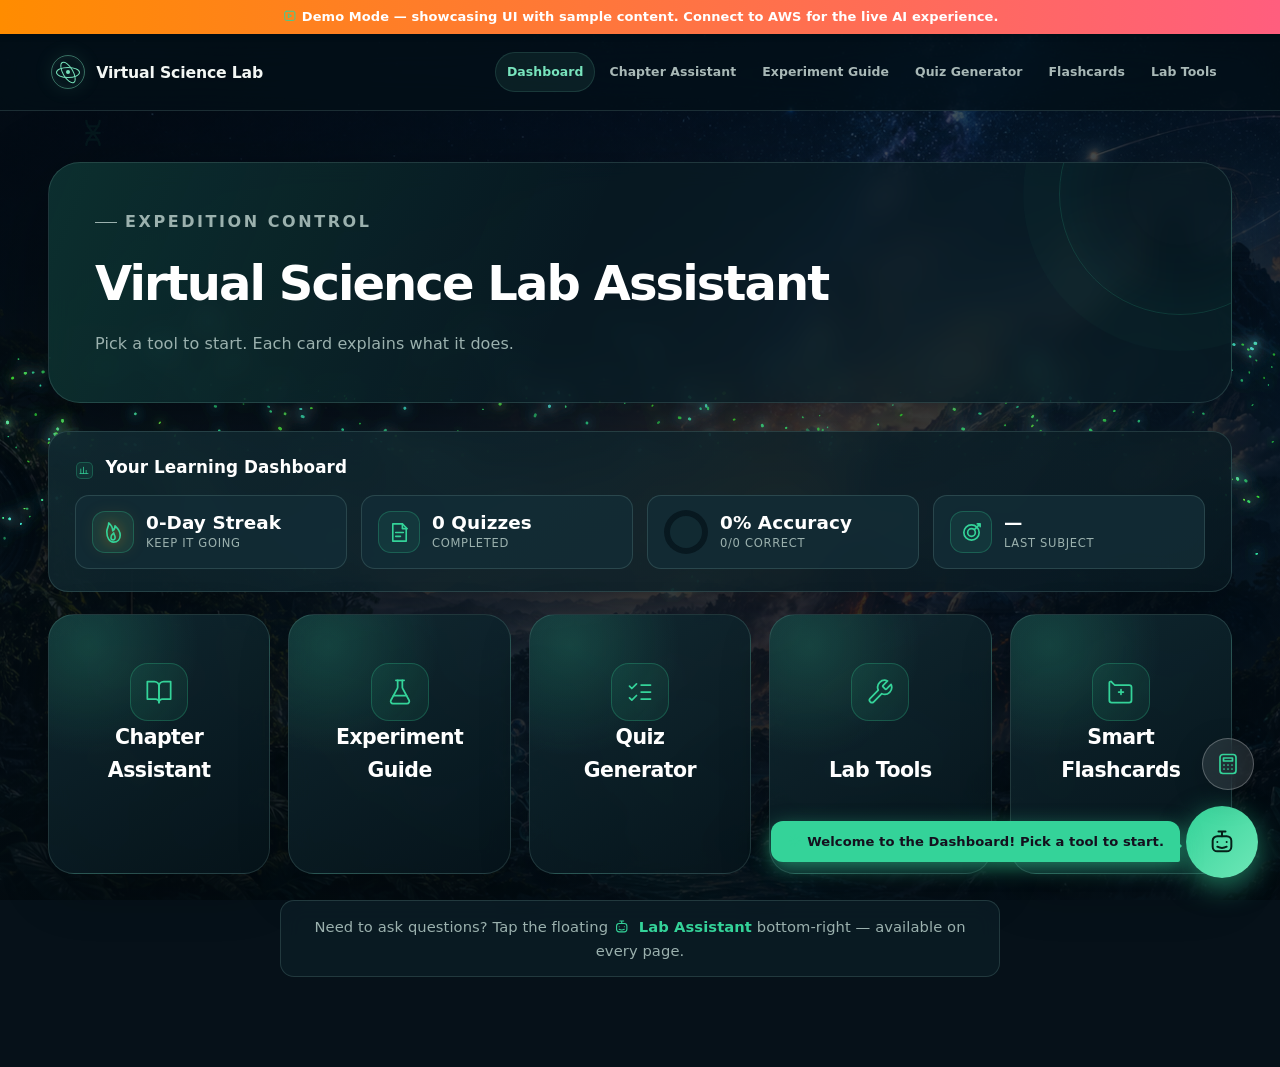
<file: frontend/index.html>
<!DOCTYPE html>
<html lang="en">
<head>
  <meta charset="UTF-8" />
  <meta name="viewport" content="width=device-width, initial-scale=1.0" />
  <title>Virtual Science Lab Assistant</title>
  <meta name="description" content="AI-powered science learning companion for Biology, Chemistry, Physics, and General Science." />
  <link rel="icon" href="assets/icons/lab-mark.svg" />
  <link rel="stylesheet" href="styles.css" />
  <link rel="stylesheet" href="global-chat.css" />
  <link rel="stylesheet" href="toolkit.css" />
  <link rel="stylesheet" href="flashcards.css" />
  <link rel="stylesheet" href="redesign.css" />
  <link rel="stylesheet" href="ui-icons.css" />
</head>
<body class="dashboard-page">

  <nav class="navbar">
    <div class="nav-inner">
      <a class="brand" href="welcome.html"> Virtual Science Lab</a>
      <div class="nav-links">
        <a class="nav-link active" href="index.html">Dashboard</a>
        <a class="nav-link" href="chapter.html">Chapter Assistant</a>
        <a class="nav-link" href="experiment.html">Experiment Guide</a>
        <a class="nav-link" href="quiz.html">Quiz Generator</a>
        <a class="nav-link" href="flashcards.html">Flashcards</a>
        <a class="nav-link" href="lab-tools.html">Lab Tools</a>
      </div>
    </div>
  </nav>

  <main class="page">
    <div class="page-header">
      <h1>Virtual Science Lab Assistant</h1>
      <p>Pick a tool to start. Each card explains what it does.</p>
    </div>

    <section class="progress-dashboard" id="progressDashboard"></section>

    <div class="tile-grid tile-grid-row">
      <a class="tile" href="chapter.html" data-desc="Generate a structured overview of the main chapters in Biology, Chemistry, Physics, or General Science.">
        <div class="tile-icon">
          <svg viewBox="0 0 24 24"><path d="M2 3h6a4 4 0 0 1 4 4v14a3 3 0 0 0-3-3H2z"/><path d="M22 3h-6a4 4 0 0 0-4 4v14a3 3 0 0 1 3-3h7z"/></svg>
        </div>
        <h3>Chapter Assistant</h3>
        <p>Generate a structured overview of the main chapters in Biology, Chemistry, Physics, or General Science.</p>
      </a>

      <a class="tile" href="experiment.html" data-desc="Get a complete experiment guide with a safety briefing. Optionally upload a reference document.">
        <div class="tile-icon">
          <svg viewBox="0 0 24 24"><path d="M14 2v6a2 2 0 0 0 .245.96l5.51 10.08A2 2 0 0 1 18 22H6a2 2 0 0 1-1.755-2.96l5.51-10.08A2 2 0 0 0 10 8V2"/><path d="M6.453 15h11.094"/><path d="M8.5 2h7"/></svg>
        </div>
        <h3>Experiment Guide</h3>
        <p>Get a complete experiment guide with a safety briefing. Optionally upload a reference document.</p>
      </a>

      <a class="tile" href="quiz.html" data-desc="AI-generated quizzes: refine an outline, generate questions, and grade your answers interactively.">
        <div class="tile-icon">
          <svg viewBox="0 0 24 24"><path d="m3 17 2 2 4-4"/><path d="m3 7 2 2 4-4"/><path d="M13 6h8"/><path d="M13 12h8"/><path d="M13 18h8"/></svg>
        </div>
        <h3>Quiz Generator</h3>
        <p>AI-generated quizzes: refine an outline, generate questions, and grade your answers interactively.</p>
      </a>

      <a class="tile" href="lab-tools.html" data-desc="Three tools in one: Safety Assistant, AI Image Generator, and AI-guided What-If scenario explanations.">
        <div class="tile-icon">
          <svg viewBox="0 0 24 24"><path d="M14.7 6.3a1 1 0 0 0 0 1.4l1.6 1.6a1 1 0 0 0 1.4 0l3.77-3.77a6 6 0 0 1-7.94 7.94l-6.91 6.91a2.12 2.12 0 0 1-3-3l6.91-6.91a6 6 0 0 1 7.94-7.94l-3.76 3.76z"/></svg>
        </div>
        <h3>Lab Tools</h3>
        <p>Three tools in one: Safety Assistant, AI Image Generator, and AI-guided What-If scenario explanations.</p>
      </a>

      <a class="tile" href="flashcards.html" id="flashTile" data-desc="AI-generated spaced-repetition decks to lock science concepts into your long-term memory.">
        <span class="tile-badge tile-badge-coming" id="flashBadge">Coming Soon</span>
        <div class="tile-icon">
          <svg viewBox="0 0 24 24"><path d="M21 8a2 2 0 0 0-2-2H6.5L4 3.5A1 1 0 0 0 3 3a1 1 0 0 0-1 1v15a2 2 0 0 0 2 2h15a2 2 0 0 0 2-2z"/><path d="M14 12h-4"/><path d="M12 10v4"/></svg>
        </div>
        <h3>Smart Flashcards</h3>
        <p>AI-generated spaced-repetition decks to lock science concepts into your long-term memory.</p>
      </a>
    </div>

    <p class="footer-hint">
      Need to ask questions? Tap the floating <strong>🤖 Lab Assistant</strong> bottom-right — available on every page.
    </p>
  </main>

  <script src="config.js"></script>
  <script src="demo-mode.js"></script>
  <script src="progress.js"></script>
  <script src="common.js"></script>
  <script src="vortex.js"></script>
  <script src="global-chat.js"></script>
  <script src="toolkit.js"></script>
  <script>
    document.addEventListener('DOMContentLoaded', () => {
      renderProgressDashboard('progressDashboard');

      // Toggle the Smart Flashcards tile based on backend deployment status
      const tile = document.getElementById('flashTile');
      const badge = document.getElementById('flashBadge');
      const live = window.STREAM_URLS && window.STREAM_URLS.flashcard_generator
                && !window.STREAM_URLS.flashcard_generator.startsWith('__URL_');
      if (tile && !live) {
        tile.classList.add('tile-locked');
        tile.setAttribute('href', '#');
        tile.addEventListener('click', (e) => {
          e.preventDefault();
          showToast('Flashcards backend not yet deployed', 'info');
        });
        if (badge) {
          badge.textContent = 'Coming Soon';
          badge.classList.add('tile-badge-coming');
        }
      } else if (tile && live) {
        tile.classList.remove('tile-locked');
        if (badge) badge.remove();   // delete the badge node entirely when backend is live
      }

      // Progressive enhancement: the full description is already in each <p> and
      // stays visible if this script never runs. Only on desktop hover devices do
      // we switch to the "type on hover / hide on leave" behaviour. On touch,
      // keyboard, or reduced-motion the full text is shown without typing.
      const hoverCapable = window.matchMedia('(hover: hover) and (pointer: fine)').matches;
      const reduceMotion = window.matchMedia('(prefers-reduced-motion: reduce)').matches;
      // Only fine-pointer hover devices that have NOT asked for reduced motion get
      // the hide-and-type behaviour. Touch, keyboard-only, or reduced-motion keep
      // the full HTML description shown: no initial hide(), no dashboard-typing.
      if (hoverCapable && !reduceMotion) {
        document.body.classList.add('dashboard-typing');
        document.querySelectorAll('.tile').forEach((tile) => {
          const p = tile.querySelector('p');
          if (!p) return;
          const desc = p.textContent.trim();   // single source of truth: the <p> copy
          let timer = null;

          const stop = () => { if (timer) { clearInterval(timer); timer = null; } };
          const showFull = () => { stop(); p.textContent = desc; };
          const hide = () => { stop(); p.textContent = ''; };
          const typeOut = () => {
            stop();
            // If the card already has keyboard focus, keep the full text shown and
            // never clear or re-type it when the mouse enters or leaves.
            if (tile.matches(':focus-within')) { showFull(); return; }
            if (reduceMotion) { showFull(); return; }
            let i = 0;
            p.textContent = '';
            timer = setInterval(() => {
              if (i >= desc.length) { stop(); return; }
              p.textContent += desc[i++];
            }, 18);
          };

          hide();   // start hidden once typing mode is active
          tile.addEventListener('mouseenter', typeOut);
          tile.addEventListener('mouseleave', () => { if (tile.matches(':focus-within')) return; hide(); });
          tile.addEventListener('focusin', showFull);
          tile.addEventListener('focusout', () => { if (tile.matches(':hover')) return; hide(); });
        });
      }
    });
  </script>
  <script src="redesign.js"></script>
  <script src="ui-icons.js"></script>
</body>
</html>
</file>
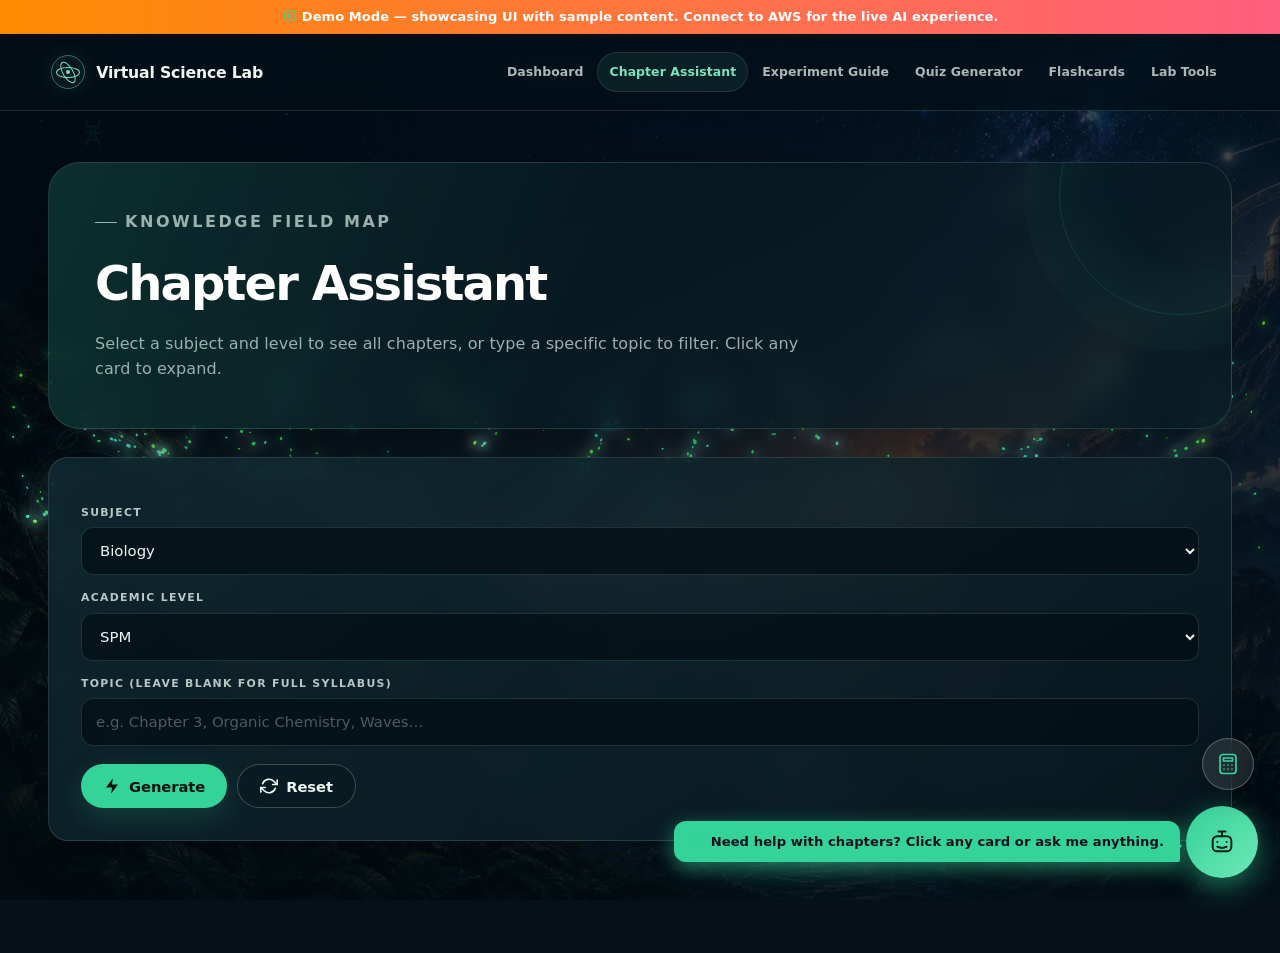
<file: frontend/chapter.html>
<!DOCTYPE html>
<html lang="en">
<head>
  <meta charset="UTF-8" />
  <meta name="viewport" content="width=device-width, initial-scale=1.0" />
  <title> Chapter Assistant</title>
  <meta name="description" content="Interactive chapter overview with card grid, detail modal, and AI co-pilot." />
  <link rel="icon" href="assets/icons/lab-mark.svg" />
  <link rel="stylesheet" href="styles.css" />
  <link rel="stylesheet" href="global-chat.css" />
  <link rel="stylesheet" href="toolkit.css" />
  <link rel="stylesheet" href="feedback.css" />
  <link rel="stylesheet" href="redesign.css" />
  <link rel="stylesheet" href="ui-icons.css" />
</head>
<body>

  <nav class="navbar">
    <div class="nav-inner">
      <a class="brand" href="welcome.html">🔬 Virtual Science Lab</a>
      <div class="nav-links">
        <a class="nav-link" href="index.html">Dashboard</a>
        <a class="nav-link active" href="chapter.html">Chapter Assistant</a>
        <a class="nav-link" href="experiment.html">Experiment Guide</a>
        <a class="nav-link" href="quiz.html">Quiz Generator</a>
        <a class="nav-link" href="flashcards.html">Flashcards</a>
        <a class="nav-link" href="lab-tools.html">Lab Tools</a>
      </div>
    </div>
  </nav>

  <main class="page">
    <div class="page-header">
      <h1> Chapter Assistant</h1>
      <p>Select a subject and level to see all chapters, or type a specific topic to filter. Click any card to expand.</p>
    </div>

    <section class="card">
      <label for="subject">Subject</label>
      <select id="subject" class="input">
        <option value="Biology">Biology</option>
        <option value="Chemistry">Chemistry</option>
        <option value="Physics">Physics</option>
      <option value="Science">General Science</option>
      </select>

      <label for="level">Academic Level</label>
      <select id="level" class="input">
        <option value="Form 4">Form 4</option>
        <option value="SPM" selected>SPM</option>
        <option value="STPM">STPM</option>
        <option value="University">University</option>
      </select>

      <label for="chapterTopic">Topic (leave blank for full syllabus)</label>
      <input id="chapterTopic" type="text" class="input"
        placeholder="e.g. Chapter 3, Organic Chemistry, Waves…" />

      <div class="btn-row" style="margin-top:18px">
        <button id="runBtn" class="btn btn-primary"></button>
        <button id="resetBtn" class="btn btn-ghost"></button>
      </div>
    </section>

    <!-- Chapter card grid -->
    <section id="chapter-grid-section" style="display:none">
      <div class="chapter-grid" id="chapter-grid"></div>
    </section>

    <!-- Detail modal (overlay) -->
    <div class="chapter-modal-backdrop" id="modal-backdrop" style="display:none">
      <div class="chapter-modal" id="chapter-modal">
        <button class="chapter-modal-close" id="modal-close">✕</button>
        <div id="modal-content">
          <div class="skeleton"><div class="skeleton-line title"></div><div class="skeleton-line long"></div><div class="skeleton-line medium"></div></div>
        </div>
      </div>
    </div>

    <!-- Co-pilot (stays below grid) -->
    <section class="card" id="copilot-section" style="display:none">
      <h2>💬 Deep-Dive Co-pilot</h2>
      <p style="color:var(--c-muted);font-size:0.85rem;margin-bottom:10px">
        Ask follow-up questions about any chapter. The AI has full context.
      </p>
      <div class="chat-panel" id="copilot-chat" style="min-height:200px;max-height:360px"></div>
      <div class="chat-input-row">
        <input id="copilotInput" type="text" class="input" placeholder="Ask about this chapter…" />
        <button id="copilotSend" class="btn btn-primary btn-send"></button>
      </div>
    </section>
  </main>

  <script src="config.js"></script>
  <script src="demo-mode.js"></script>
  <script src="progress.js"></script>
  <script src="common.js"></script>
  <script src="vortex.js"></script>
  <script src="global-chat.js"></script>
  <script src="toolkit.js"></script>
  <script src="flashcards.js"></script>
  <script src="feedback.js"></script>
  <script>
    document.getElementById('runBtn').innerHTML   = `${iconHtml('bolt')}<span>Generate</span>`;
    document.getElementById('resetBtn').innerHTML = `${iconHtml('refresh','btn-icon-rotate')}<span>Reset</span>`;
    document.getElementById('copilotSend').innerHTML = `${iconHtml('plane','btn-icon-plane')}<span>Ask</span>`;

    // The detail modal lives inside <main class="page">, whose
    // `position:relative; z-index:1` creates a stacking context — so the modal
    // could never paint above the body-level chat/toolkit panels no matter how
    // high its own z-index was. Reparent it to <body> so its z-index (11500,
    // matching the experiment detail overlay) actually wins. Event listeners
    // bind by id below, so moving the node keeps them intact.
    (function reparentModal() {
      const backdrop = document.getElementById('modal-backdrop');
      if (backdrop && backdrop.parentElement !== document.body) {
        document.body.appendChild(backdrop);
      }
    })();

    let chaptersData = [];
    let chapterContext = '';
    let copilotHistory = [];
    let detailCache = {};  // keyed by chapter title → detail JSON

    /* ─── Cross-page state persistence (sessionStorage) ─────────────── */
    const STATE_KEY = 'vsl.chapterState';
    function savePageState() {
      try {
        sessionStorage.setItem(STATE_KEY, JSON.stringify({
          subject: document.getElementById('subject')?.value,
          level: document.getElementById('level')?.value,
          topic: document.getElementById('chapterTopic')?.value,
          chaptersData,
          detailCache,
        }));
      } catch (e) {}
    }
    function restorePageState() {
      try {
        const raw = sessionStorage.getItem(STATE_KEY);
        if (!raw) return;
        const s = JSON.parse(raw);
        if (!s || !Array.isArray(s.chaptersData) || !s.chaptersData.length) return;
        // Restore form inputs
        if (s.subject) {
          const sel = document.getElementById('subject');
          if (sel && [...sel.options].some(o => o.value === s.subject)) sel.value = s.subject;
          setSubjectTheme(s.subject);
        }
        if (s.level) {
          const lv = document.getElementById('level');
          if (lv && [...lv.options].some(o => o.value === s.level)) lv.value = s.level;
        }
        if (s.topic) document.getElementById('chapterTopic').value = s.topic;
        // Restore grid
        chaptersData = s.chaptersData;
        detailCache = s.detailCache || {};
        chapterContext = JSON.stringify(chaptersData);
        renderGrid();
        document.getElementById('chapter-grid-section').style.display = '';
        document.getElementById('copilot-section').style.display = '';
        document.getElementById('copilot-chat').innerHTML =
          '<div class="chat-bubble bot">📖 Chapters restored from your last session! Click a card to expand.</div>';
      } catch (e) {}
    }
    // Restore on load
    restorePageState();

    // ── Generate chapter grid ──
    document.getElementById('runBtn').addEventListener('click', async () => {
      const btn = document.getElementById('runBtn');
      const url = window.STREAM_URLS && window.STREAM_URLS.chapter_assistant;
      if (!url || url.startsWith('__URL_')) { showToast('URL not configured','error'); return; }

      setButtonLoading(btn, true, 'Generating…');
      const body = {
        action: 'list',
        subject: document.getElementById('subject').value,
        level: document.getElementById('level').value,
        topic: document.getElementById('chapterTopic').value.trim(),
      };

      try {
        const resp = await fetch(url, { method:'POST', headers: apiHeaders(), body: JSON.stringify(body) });
        const json = await resp.json();
        if (json.error && !json.data) throw new Error(json.error);
        chaptersData = json.data || [];
        if (!Array.isArray(chaptersData)) chaptersData = [chaptersData];
        renderGrid();
        document.getElementById('chapter-grid-section').style.display = '';
        document.getElementById('copilot-section').style.display = '';
        document.getElementById('copilot-chat').innerHTML =
          '<div class="chat-bubble bot">📖 Chapters loaded! Click a card to expand, or ask me anything.</div>';
        chapterContext = JSON.stringify(chaptersData);
        copilotHistory = [];
        recordActivity(body.subject);
        showToast(`${chaptersData.length} chapter${chaptersData.length>1?'s':''} found`, 'success');
        savePageState();
      } catch (err) {
        showToast('Failed: ' + err.message, 'error');
      } finally {
        setButtonLoading(btn, false);
      }
    });

    document.getElementById('resetBtn').addEventListener('click', () => {
      document.getElementById('chapter-grid-section').style.display = 'none';
      document.getElementById('copilot-section').style.display = 'none';
      document.getElementById('chapter-grid').innerHTML = '';
      chaptersData = [];
      detailCache = {};
      try { sessionStorage.removeItem(STATE_KEY); } catch (e) {}
    });

    // ── Render card grid (5 per row) ──
    function renderGrid() {
      const grid = document.getElementById('chapter-grid');
      grid.innerHTML = '';
      chaptersData.forEach((ch, i) => {
        const card = document.createElement('div');
        card.className = 'chapter-card' + (detailCache[ch.title] ? ' cached' : '');
        card.style.animationDelay = `${i * 0.08}s`;
        card.dataset.index = i;
        // Keyboard-accessible: focusable + button semantics so focus() works and
        // Enter/Space open the detail (matching the click).
        card.tabIndex = 0;
        card.setAttribute('role', 'button');
        card.setAttribute('aria-label', `Open chapter: ${ch.title || 'Untitled'}`);
        card.innerHTML = `
          <div class="chapter-card-num">Ch. ${escapeHtml(ch.chapterNumber || String(i+1))}</div>
          <div class="chapter-card-title">${escapeHtml(ch.title || 'Untitled')}</div>
          <div class="chapter-card-desc">${escapeHtml(ch.shortDescription || '')}</div>`;
        card.addEventListener('click', () => openDetail(ch, card));
        card.addEventListener('keydown', (e) => {
          if (e.key === 'Enter' || e.key === ' ' || e.key === 'Spacebar') {
            e.preventDefault();          // stop Space page-scroll / double fire
            openDetail(ch, card);
          }
        });
        grid.appendChild(card);
      });
    }

    // ── Detail modal with caching ──
    // Lifecycle (open flag, scroll-lock token, hide timer) is handled by the
    // shared createOverlayLock() helper in common.js — the SAME helper the
    // lifecycle test drives, so page and test can't diverge. Focus trapping is
    // layered on top here.
    let modalFocusRelease = null;
    // Monotonic request id so only the LATEST non-cached detail fetch may
    // mutate the modal. Opening chapter A then B (or closing the modal) bumps
    // this; a slow/failed earlier response whose id no longer matches is
    // ignored, so it can't overwrite the current chapter's content or error.
    let detailReqSeq = 0;
    const modalCtl = (window.createOverlayLock)
      ? window.createOverlayLock({
          hideMs: 300,
          onHide: () => { document.getElementById('modal-backdrop').style.display = 'none'; },
        })
      : null;
    async function openDetail(ch, cardEl) {
      const backdrop = document.getElementById('modal-backdrop');
      const content = document.getElementById('modal-content');
      const wasOpen = modalCtl ? modalCtl.isOpen() : false;
      backdrop.style.display = 'flex';
      if (modalCtl) modalCtl.open();     // idempotent; cancels a pending hide; locks once
      // Trap keyboard focus only on a real open transition.
      if (!wasOpen && window.trapFocus) {
        const idx = cardEl ? cardEl.dataset.index : null;
        const fallback = () => (idx != null
          ? document.querySelector(`.chapter-card[data-index="${idx}"]`)
          : null) || document.getElementById('chapter-grid');
        requestAnimationFrame(() => {
          if (modalCtl && modalCtl.isOpen() && !modalFocusRelease) {
            modalFocusRelease = window.trapFocus(document.getElementById('chapter-modal'), cardEl || null, fallback);
          }
        });
      }
      requestAnimationFrame(() => backdrop.classList.add('show'));

      const cacheKey = ch.title || '';

      // A new open supersedes any in-flight fetch — only this request may
      // write the modal from here on.
      const myReq = ++detailReqSeq;

      // If cached, show immediately — no loading, no fetch
      if (detailCache[cacheKey]) {
        renderDetailContent(content, detailCache[cacheKey], ch);
        chapterContext = JSON.stringify(detailCache[cacheKey]);
        return;
      }

      // First time — show skeleton and fetch
      content.innerHTML = '<div class="skeleton"><div class="skeleton-line title"></div><div class="skeleton-line long"></div><div class="skeleton-line medium"></div><div class="skeleton-line long"></div></div>';

      const url = window.STREAM_URLS.chapter_assistant;
      try {
        const resp = await fetch(url, {
          method: 'POST', headers: apiHeaders(),
          body: JSON.stringify({
            action: 'detail',
            subject: document.getElementById('subject').value,
            level: document.getElementById('level').value,
            chapter_title: ch.title || '',
          }),
        });
        const json = await resp.json();
        if (json.error && !json.data) throw new Error(json.error);
        const d = json.data;

        // Cache it (caching is safe regardless of ordering — it's keyed by
        // title — so we still populate the cache even for a superseded open).
        detailCache[cacheKey] = d;
        savePageState();

        // Stale/out-of-order guard: a newer open (or a close) bumped the seq,
        // so this response must NOT touch the current modal content.
        if (myReq !== detailReqSeq) return;

        // Mark card as cached visually
        if (cardEl) cardEl.classList.add('cached');

        renderDetailContent(content, d, ch);
        chapterContext = JSON.stringify(d);
      } catch (err) {
        // Same guard on the error path: a failed earlier request must not
        // overwrite the chapter the user is currently looking at.
        if (myReq !== detailReqSeq) return;
        content.innerHTML = `<div class="error-msg">⚠️ ${escapeHtml(err.message)}</div>`;
      }
    }

    function renderDetailContent(content, d, ch) {
      content.innerHTML = `
        <h2 style="color:var(--c-accent-2);margin-bottom:14px">${escapeHtml(d.title || ch.title)}</h2>
        ${d.subtopics ? `<h3>📋 Subtopics</h3><ul>${d.subtopics.map(s=>'<li>'+escapeHtml(s)+'</li>').join('')}</ul>` : ''}
        ${d.learningObjectives ? `<h3>🎯 Learning Objectives</h3><ul>${d.learningObjectives.map(s=>'<li>'+escapeHtml(s)+'</li>').join('')}</ul>` : ''}
        ${d.keyConcepts ? `<h3>🧠 Key Concepts</h3><ul>${d.keyConcepts.map(s=>'<li>'+escapeHtml(s)+'</li>').join('')}</ul>` : ''}
        ${d.keyTerms ? `<h3>📖 Key Terms</h3><dl>${d.keyTerms.map(t=>'<dt>'+escapeHtml(t.term)+'</dt><dd>'+escapeHtml(t.definition)+'</dd>').join('')}</dl>` : ''}
        <div class="btn-row" style="margin-top:18px">
          <button id="chapterToFlashBtn" class="btn btn-primary">
            <span>🧠</span><span>Turn this Chapter into Flashcards</span>
          </button>
        </div>`;

      const flashBtn = content.querySelector('#chapterToFlashBtn');
      if (flashBtn) {
        if (!window.Flashcards || !window.Flashcards.isBackendLive()) {
          flashBtn.disabled = true;
          flashBtn.title = 'Flashcards backend not yet deployed';
        }
        flashBtn.addEventListener('click', async () => {
          setButtonLoading(flashBtn, true, 'Generating deck…');
          try {
            // Compose plain-text source from the rendered detail
            const parts = [];
            parts.push(`Chapter: ${d.title || ch.title}`);
            if (d.subtopics) parts.push('Subtopics: ' + d.subtopics.join('; '));
            if (d.learningObjectives) parts.push('Learning Objectives: ' + d.learningObjectives.join('; '));
            if (d.keyConcepts) parts.push('Key Concepts: ' + d.keyConcepts.join('; '));
            if (d.keyTerms) parts.push('Key Terms: ' + d.keyTerms.map(t => `${t.term} — ${t.definition}`).join(' | '));
            const sourceText = parts.join('\n');

            const id = await window.Flashcards.createDeckFromText({
              subject: document.getElementById('subject').value,
              chapter: d.title || ch.title,
              topic: ch.title,
              source_text: sourceText,
              num_cards: 12,
            });
            showToast('Deck created — opening study mode', 'success');
            location.href = `flashcards.html?deck=${id}&autostudy=1`;
          } catch (err) {
            showToast('Flashcard generation failed: ' + err.message, 'error');
          } finally {
            setButtonLoading(flashBtn, false);
          }
        });
      }

      // Attach feedback widget at the bottom of the detail modal.
      if (window.Feedback) {
        const fbWrap = document.createElement('div');
        fbWrap.style.marginTop = '14px';
        content.appendChild(fbWrap);
        window.Feedback.attach(fbWrap, {
          feature: 'chapter',
          subject: document.getElementById('subject').value,
          context: (d.title || ch.title || '').slice(0, 80),
        });
      }
    }

    document.getElementById('modal-close').addEventListener('click', closeDetail);
    document.getElementById('modal-backdrop').addEventListener('click', e => {
      if (e.target === e.currentTarget) closeDetail();
    });
    function closeDetail() {
      if (modalCtl && !modalCtl.isOpen()) return;   // idempotent
      // Invalidate any in-flight detail fetch so a response arriving after the
      // modal closes can't repaint/overwrite the (now hidden) content.
      detailReqSeq++;
      const backdrop = document.getElementById('modal-backdrop');
      backdrop.classList.remove('show');
      // Release the focus trap + restore focus to the trigger card (or fallback).
      if (modalFocusRelease) { try { modalFocusRelease(); } catch (_) {} modalFocusRelease = null; }
      // Controller releases its own lock token (idempotent) and schedules the
      // display:none hide, which a reopen cancels.
      if (modalCtl) modalCtl.close();
      else backdrop.style.display = 'none';
    }

    // ── Co-pilot ──
    async function copilotSend() {
      const input = document.getElementById('copilotInput');
      const msg = input.value.trim();
      if (!msg) return;
      input.value = '';
      const panel = document.getElementById('copilot-chat');
      const userBubble = document.createElement('div');
      userBubble.className = 'chat-bubble user';
      userBubble.textContent = msg;
      panel.appendChild(userBubble);
      panel.scrollTop = panel.scrollHeight;

      const botBubble = document.createElement('div');
      botBubble.className = 'chat-bubble bot';
      botBubble.innerHTML = '<span class="spinner"></span>Thinking…';
      panel.appendChild(botBubble);

      const url = window.STREAM_URLS && window.STREAM_URLS.science_tutor;
      if (!url || url.startsWith('__URL_')) { botBubble.innerHTML = '⚠️ Not configured.'; return; }

      const subject = document.getElementById('subject').value;
      const level = document.getElementById('level').value;
      const ctxMsg = { role:'user', content:`[Chapter context: ${subject} ${level}]\n${chapterContext}` };
      const history = [ctxMsg, ...copilotHistory];

      try {
        const resp = await fetch(url, { method:'POST', headers: apiHeaders(), body: JSON.stringify({ subject, message: msg, history }) });
        if (!resp.ok) throw new Error('HTTP ' + resp.status);
        const reader = resp.body.getReader();
        const dec = new TextDecoder('utf-8');
        let full = '';
        botBubble.innerHTML = '<span class="streaming-cursor"></span>';
        while (true) {
          const { done, value } = await reader.read();
          if (done) break;
          full += dec.decode(value, { stream: true });
          botBubble.innerHTML = escapeHtml(full).replace(/\n/g,'<br>') + '<span class="streaming-cursor"></span>';
          panel.scrollTop = panel.scrollHeight;
        }
        botBubble.innerHTML = escapeHtml(full).replace(/\n/g,'<br>');
        copilotHistory.push({ role:'user', content: msg });
        copilotHistory.push({ role:'assistant', content: full });
        if (copilotHistory.length > 20) copilotHistory = copilotHistory.slice(-20);
      } catch (err) {
        botBubble.innerHTML = `<span class="error-msg">⚠️ ${escapeHtml(err.message)}</span>`;
      }
    }
    document.getElementById('copilotSend').addEventListener('click', copilotSend);
    document.getElementById('copilotInput').addEventListener('keydown', e => {
      if (e.key === 'Enter' && !e.shiftKey) { e.preventDefault(); copilotSend(); }
    });
  </script>
  <script src="redesign.js"></script>
  <script src="ui-icons.js"></script>
</body>
</html>
</file>
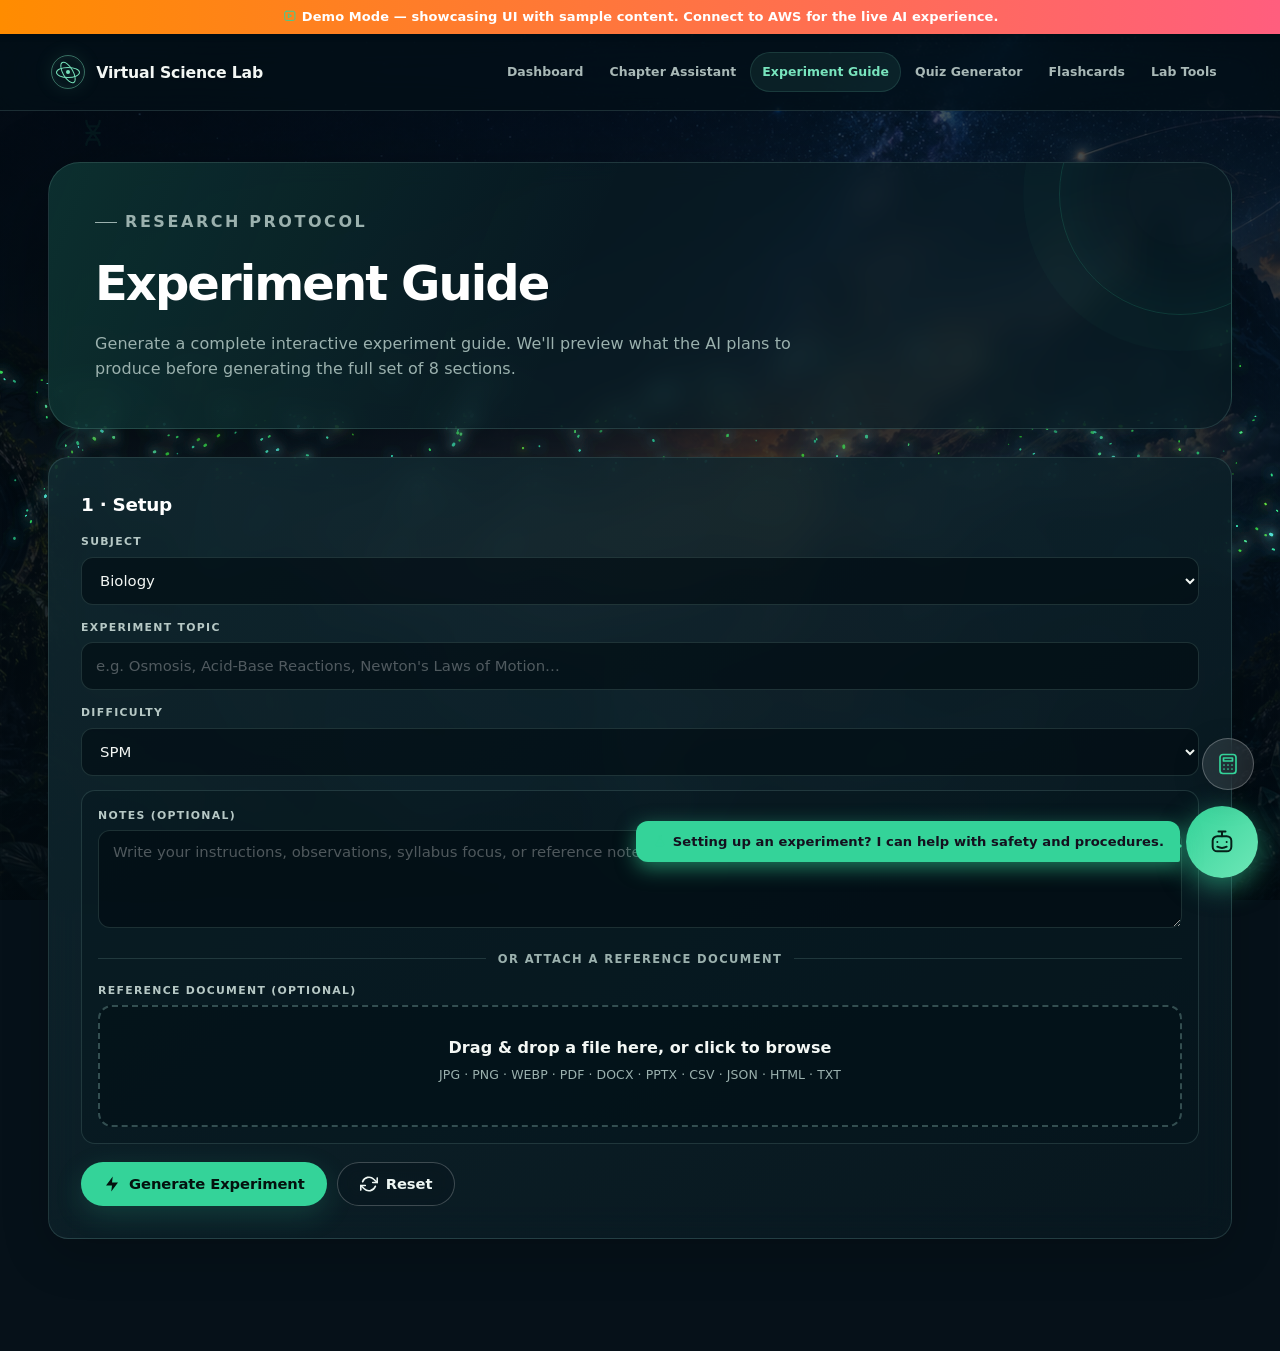
<file: frontend/experiment.html>
<!DOCTYPE html>
<html lang="en">
<head>
  <meta charset="UTF-8" />
  <meta name="viewport" content="width=device-width, initial-scale=1.0" />
  <title>Experiment Guide</title>
  <meta name="description" content="AI-generated complete lab guide with safety briefing. Supports document upload for context analysis." />
  <link rel="icon" href="assets/icons/lab-mark.svg" />
  <link rel="stylesheet" href="styles.css" />
  <link rel="stylesheet" href="global-chat.css" />
  <link rel="stylesheet" href="toolkit.css" />
  <link rel="stylesheet" href="feedback.css" />
  <link rel="stylesheet" href="redesign.css" />
  <link rel="stylesheet" href="ui-icons.css" />
</head>
<body>

  <nav class="navbar">
    <div class="nav-inner">
      <a class="brand" href="welcome.html"> Virtual Science Lab</a>
      <div class="nav-links">
        <a class="nav-link" href="index.html">Dashboard</a>
        <a class="nav-link" href="chapter.html">Chapter Assistant</a>
        <a class="nav-link active" href="experiment.html">Experiment Guide</a>
        <a class="nav-link" href="quiz.html">Quiz Generator</a>
        <a class="nav-link" href="flashcards.html">Flashcards</a>
        <a class="nav-link" href="lab-tools.html">Lab Tools</a>
      </div>
    </div>
  </nav>

  <main class="page">
    <div class="page-header">
      <h1> Experiment Guide</h1>
      <p>Generate a complete interactive experiment guide. We'll preview what the AI plans to produce before generating the full set of 8 sections.</p>
    </div>

    <!-- ═══ Phase 1: Setup ═══ -->
    <section class="card" id="phase-setup">
      <h2>1 · Setup</h2>

      <label for="subject">Subject</label>
      <select id="subject" class="input">
        <option value="Biology">Biology</option>
        <option value="Chemistry">Chemistry</option>
        <option value="Physics">Physics</option>
        <option value="Science">General Science</option>
      </select>

      <label for="topic">Experiment Topic</label>
      <input id="topic" type="text" class="input"
        placeholder="e.g. Osmosis, Acid-Base Reactions, Newton's Laws of Motion…" />

      <label for="difficulty">Difficulty</label>
      <select id="difficulty" class="input">
        <option value="Form 4">Form 4</option>
        <option value="SPM" selected>SPM</option>
        <option value="STPM">STPM</option>
        <option value="University">University</option>
      </select>

      <div class="reference-input-group">
        <label for="notes">Notes (optional)</label>
        <textarea id="notes" class="input" rows="4" maxlength="4000"
          placeholder="Write your instructions, observations, syllabus focus, or reference notes here..."></textarea>

        <div class="reference-or"><span>or attach a reference document</span></div>
        <label>Reference Document (optional)</label>
        <div class="dropzone" id="dz" role="button" tabindex="0">
          <input type="file" id="file" accept=".jpg,.jpeg,.png,.webp,.pdf,.docx,.pptx,.csv,.json,.html,.txt" hidden />
          <p>Drag &amp; drop a file here, or click to browse</p>
          <small>JPG · PNG · WEBP · PDF · DOCX · PPTX · CSV · JSON · HTML · TXT</small>
          <div class="file-info" id="file-info"></div>
        </div>
      </div>

      <div class="btn-row" style="margin-top:18px">
        <button id="runBtn" class="btn btn-primary"></button>
        <button id="resetBtn" class="btn btn-ghost"></button>
      </div>
    </section>

    <!-- ═══ Phase 2: Confirmation ═══ -->
    <section class="card" id="phase-confirm" style="display:none">
      <h2>2 · Confirm Generation</h2>
      <div class="confirm-summary" id="confirmSummary"></div>
      <div class="confirm-error" id="confirmError" hidden></div>
      <div class="btn-row" style="margin-top:18px">
        <button id="continueBtn" class="btn btn-primary">
          <span>🚀</span><span>Continue &amp; Generate Guide</span>
        </button>
        <button id="confirmBackBtn" class="btn btn-ghost">
          <span>←</span><span>Back to Setup</span>
        </button>
      </div>
    </section>

    <!-- ═══ Phase 3: Node-Map Output ═══ -->
    <section class="card" id="phase-nodemap" style="display:none">
      <div class="node-map" id="nodeMap">
        <div class="main-topic-node">
          <span class="topic-icon">🧪</span>
          <h2 class="topic-title" id="mainTopicTitle">Experiment</h2>
          <div class="topic-meta" id="mainTopicMeta"></div>
        </div>

        <svg class="node-connectors" id="nodeConnectors" aria-hidden="true"></svg>

        <div class="node-grid">
          <button class="node-box" data-section="objective" type="button">
            <span class="node-icon">🎯</span>
            <span class="node-title">Objective</span>
          </button>
          <button class="node-box" data-section="materials" type="button">
            <span class="node-icon">🧰</span>
            <span class="node-title">Materials</span>
          </button>
          <button class="node-box" data-section="safety" type="button">
            <span class="node-icon">⚠️</span>
            <span class="node-title">Safety Briefing</span>
          </button>
          <button class="node-box" data-section="procedure" type="button">
            <span class="node-icon">🔬</span>
            <span class="node-title">Procedure</span>
          </button>
          <button class="node-box" data-section="expected_results" type="button">
            <span class="node-icon">📊</span>
            <span class="node-title">Expected Results</span>
          </button>
          <button class="node-box" data-section="scientific_explanation" type="button">
            <span class="node-icon">🧠</span>
            <span class="node-title">Scientific Explanation</span>
          </button>
          <button class="node-box" data-section="real_life_applications" type="button">
            <span class="node-icon">🌍</span>
            <span class="node-title">Real-Life Applications</span>
          </button>
          <button class="node-box" data-section="summary" type="button">
            <span class="node-icon">📝</span>
            <span class="node-title">Summary</span>
          </button>
        </div>
      </div>

      <div class="btn-row" style="margin-top:24px">
        <button id="newExperimentBtn" class="btn btn-ghost">
          <span>↻</span><span>New Experiment</span>
        </button>
        <button id="sendToAiBtn" class="btn btn-ghost"></button>
      </div>
    </section>
  </main>

  <!-- Detail panel — opens when a node-box is clicked -->
  <div class="node-detail-backdrop" id="nodeDetailBackdrop" hidden>
    <div class="node-detail-panel" role="dialog" aria-labelledby="nodeDetailTitle">
      <button class="node-detail-close" id="nodeDetailClose" type="button" aria-label="Close">✕</button>
      <h2 id="nodeDetailTitle">
        <span id="nodeDetailIcon"></span>
        <span id="nodeDetailTitleText"></span>
      </h2>
      <div class="node-detail-body" id="nodeDetailBody"></div>
    </div>
  </div>

  <script src="config.js"></script>
  <script src="demo-mode.js"></script>
  <script src="progress.js"></script>
  <script src="common.js"></script>
  <script src="vortex.js"></script>
  <script src="global-chat.js"></script>
  <script src="toolkit.js"></script>
  <script src="feedback.js"></script>
  <script>
    // Inject button labels
    document.getElementById('runBtn').innerHTML   = `${iconHtml('bolt')}<span>Generate Experiment</span>`;
    document.getElementById('resetBtn').innerHTML = `${iconHtml('refresh', 'btn-icon-rotate')}<span>Reset</span>`;
    document.getElementById('sendToAiBtn').innerHTML = `${iconHtml('plane', 'btn-icon-plane')}<span>Send to AI</span>`;

    let uploadedFile = { data: null, mime: null, name: null };
    setupDropzone('dz', 'file', 'file-info', f => uploadedFile = f);

    /* ─── State ─── */
    const SESSION_KEY = 'vsl.experimentGuide';
    let sessionCache = null;     // { topicTitle, subject, topic, difficulty, sections }
    let activeAbort = null;

    const SECTION_ICONS = {
      objective: '🎯', materials: '🧰', safety: '⚠️',
      procedure: '🔬', expected_results: '📊',
      scientific_explanation: '🧠', real_life_applications: '🌍',
      summary: '📝',
    };
    const SECTION_TITLES = {
      objective: 'Objective', materials: 'Materials',
      safety: 'Safety Briefing', procedure: 'Procedure',
      expected_results: 'Expected Results',
      scientific_explanation: 'Scientific Explanation',
      real_life_applications: 'Real-Life Applications',
      summary: 'Summary',
    };

    /* ─── Phase switcher ─── */
    function showPhase(id) {
      ['phase-setup', 'phase-confirm', 'phase-nodemap'].forEach(p => {
        document.getElementById(p).style.display = p === id ? '' : 'none';
      });
      window.scrollTo({ top: 0, behavior: 'smooth' });
    }

    /* ─── Phase 1 → Phase 2: validate first ─── */
    document.getElementById('runBtn').addEventListener('click', async () => {
      const btn = document.getElementById('runBtn');
      const subject    = document.getElementById('subject').value;
      const topic      = document.getElementById('topic').value.trim();
      const difficulty = document.getElementById('difficulty').value;
      const notes      = document.getElementById('notes').value.trim();
      if (!topic) {
        showToast('Please enter an experiment topic', 'warning');
        return;
      }
      const url = window.STREAM_URLS && window.STREAM_URLS.experiment_guide;
      if (!url || url.startsWith('__URL_')) {
        showToast('URL not configured', 'error');
        return;
      }

      const requestTopic = notes ? `${topic}\n\nReference notes:\n${notes}` : topic;
      const body = { mode: 'validate', subject, topic: requestTopic, difficulty, notes };
      if (uploadedFile.data) {
        body.file_data = uploadedFile.data;
        body.file_mime = uploadedFile.mime;
        body.file_name = uploadedFile.name;
      }

      setButtonLoading(btn, true, 'Validating…');
      try {
        const resp = await fetch(url, {
          method: 'POST', headers: apiHeaders(), body: JSON.stringify(body),
        });
        const json = await resp.json();
        renderConfirm(json, { subject, topic, difficulty });
      } catch (err) {
        showToast('Validation failed: ' + err.message, 'error');
      } finally {
        setButtonLoading(btn, false);
      }
    });

    function renderConfirm(json, meta) {
      const summaryEl = document.getElementById('confirmSummary');
      const errorEl   = document.getElementById('confirmError');
      const continueBtn = document.getElementById('continueBtn');
      if (json && json.valid) {
        summaryEl.innerHTML = `
          <div class="confirm-line">${escapeHtml(json.summary || '')}</div>
          <div class="confirm-meta">
            <span><strong>Subject:</strong> ${escapeHtml(meta.subject)}</span>
            <span><strong>Topic:</strong> ${escapeHtml(meta.topic)}</span>
            <span><strong>Difficulty:</strong> ${escapeHtml(meta.difficulty)}</span>
            ${uploadedFile.name ? `<span><strong>Document:</strong> ${escapeHtml(uploadedFile.name)}</span>` : ''}
          </div>`;
        errorEl.hidden = true;
        continueBtn.disabled = false;
      } else {
        summaryEl.innerHTML = '';
        errorEl.innerHTML = `❌ ${escapeHtml((json && json.error) || 'Validation failed')}`;
        errorEl.hidden = false;
        continueBtn.disabled = true;
      }
      showPhase('phase-confirm');
    }

    document.getElementById('confirmBackBtn').addEventListener('click', () => {
      showPhase('phase-setup');
    });

    /* ─── Phase 2 → Phase 3: full generation ─── */
    document.getElementById('continueBtn').addEventListener('click', async () => {
      const btn = document.getElementById('continueBtn');
      const subject    = document.getElementById('subject').value;
      const topic      = document.getElementById('topic').value.trim();
      const difficulty = document.getElementById('difficulty').value;
      const notes      = document.getElementById('notes').value.trim();
      const url = window.STREAM_URLS.experiment_guide;

      const requestTopic = notes ? `${topic}\n\nReference notes:\n${notes}` : topic;
      const body = { mode: 'node_map', subject, topic: requestTopic, difficulty, notes };
      if (uploadedFile.data) {
        body.file_data = uploadedFile.data;
        body.file_mime = uploadedFile.mime;
        body.file_name = uploadedFile.name;
      }

      // Abort any in-flight previous generation
      if (activeAbort) { try { activeAbort.abort(); } catch(_){} }
      activeAbort = new AbortController();

      setButtonLoading(btn, true, 'Generating 8 sections…');
      try {
        const resp = await fetch(url, {
          method: 'POST', headers: apiHeaders(),
          body: JSON.stringify(body),
          signal: activeAbort.signal,
        });
        const json = await resp.json();
        if (json.error && !json.sections) throw new Error(json.error);
        sessionCache = {
          topicTitle: json.topic_title || `${topic} Experiment`,
          subject, topic, difficulty,
          sections: json.sections || {},
        };
        saveCache();
        renderNodeMap();
        recordActivity(subject);
        showToast('Experiment guide ready — click any node', 'success');
        // Attach feedback widget below the node-map.
        if (window.Feedback) {
          const phaseEl = document.getElementById('phase-nodemap');
          if (phaseEl && !phaseEl.querySelector('.fb-widget')) {
            const wrap = document.createElement('div');
            wrap.style.marginTop = '12px';
            phaseEl.appendChild(wrap);
            window.Feedback.attach(wrap, {
              feature: 'experiment',
              subject,
              context: (sessionCache.topicTitle || topic).slice(0, 80),
            });
          }
        }
      } catch (err) {
        if (err.name === 'AbortError') return;
        showToast('Generation failed: ' + err.message, 'error');
      } finally {
        setButtonLoading(btn, false);
        activeAbort = null;
      }
    });

    /* ─── Reset ─── */
    document.getElementById('resetBtn').addEventListener('click', () => {
      document.getElementById('topic').value = '';
      document.getElementById('difficulty').value = 'SPM';
      document.getElementById('notes').value = '';
      document.getElementById('file-info').textContent = '';
      document.getElementById('file').value = '';
      uploadedFile = { data: null, mime: null, name: null };
    });
    document.getElementById('newExperimentBtn').addEventListener('click', () => {
      sessionCache = null;
      try { sessionStorage.removeItem(SESSION_KEY); } catch(_){}
      // Clear viewed markers
      document.querySelectorAll('.node-box.viewed').forEach(b => b.classList.remove('viewed'));
      showPhase('phase-setup');
    });

    /* ─── Node map render ─── */
    function renderNodeMap() {
      if (!sessionCache) return;
      document.getElementById('mainTopicTitle').textContent = sessionCache.topicTitle;
      document.getElementById('mainTopicMeta').textContent =
        `${sessionCache.subject} · ${sessionCache.difficulty}`;
      // Reset viewed markers
      document.querySelectorAll('.node-box.viewed').forEach(b => b.classList.remove('viewed'));
      showPhase('phase-nodemap');
      // Draw connectors after layout settles
      requestAnimationFrame(() => {
        drawConnectors();
        // Re-draw on resize
        if (!window._expConnHooked) {
          window._expConnHooked = true;
          let t;
          window.addEventListener('resize', () => {
            clearTimeout(t);
            t = setTimeout(drawConnectors, 120);
          });
        }
      });
    }

    function drawConnectors() {
      const svg = document.getElementById('nodeConnectors');
      const main = document.querySelector('.main-topic-node');
      const map = document.getElementById('nodeMap');
      const boxes = document.querySelectorAll('.node-box');
      if (!svg || !main || !map) return;
      // Skip on narrow viewports — layout switches to stack and connectors look noisy
      if (window.innerWidth < 900) {
        svg.innerHTML = '';
        return;
      }
      const mapRect = map.getBoundingClientRect();
      const mainRect = main.getBoundingClientRect();
      const sx = mainRect.left + mainRect.width / 2 - mapRect.left;
      const sy = mainRect.bottom - mapRect.top;
      let paths = '';
      boxes.forEach(box => {
        const r = box.getBoundingClientRect();
        const tx = r.left + r.width / 2 - mapRect.left;
        const ty = r.top - mapRect.top;
        const cy = (sy + ty) / 2;
        paths += `<path d="M ${sx} ${sy} C ${sx} ${cy}, ${tx} ${cy}, ${tx} ${ty}" />`;
      });
      svg.innerHTML = paths;
      svg.setAttribute('viewBox', `0 0 ${mapRect.width} ${mapRect.height}`);
      svg.setAttribute('width', mapRect.width);
      svg.setAttribute('height', mapRect.height);
    }

    /* ─── Detail panel (modal) ─── */
    let nodeScrollToken = null;   // owned ScrollLock token for the detail modal
    let nodeFocusRelease = null;  // focus-trap release for the detail modal
    function openDetail(sectionKey) {
      if (!sessionCache || !sessionCache.sections) return;
      const body = sessionCache.sections[sectionKey] || '';
      document.getElementById('nodeDetailIcon').textContent = SECTION_ICONS[sectionKey] || '';
      document.getElementById('nodeDetailTitleText').textContent = SECTION_TITLES[sectionKey] || sectionKey;
      document.getElementById('nodeDetailBody').innerHTML = renderSectionMarkdown(body);
      const bd = document.getElementById('nodeDetailBackdrop');
      const triggerBox = document.querySelector(`.node-box[data-section="${sectionKey}"]`);
      const wasHidden = bd.hidden;
      if (wasHidden && window.ScrollLock) nodeScrollToken = window.ScrollLock.lock(nodeScrollToken || undefined);
      bd.hidden = false;
      // Mark the box as viewed
      triggerBox?.classList.add('viewed');
      // Trap focus inside the panel and remember the trigger box for restore.
      if (wasHidden && window.trapFocus && !nodeFocusRelease) {
        const panel = bd.querySelector('.node-detail-panel') || bd;
        nodeFocusRelease = window.trapFocus(panel, triggerBox || null);
      }
    }
    function closeDetail() {
      const bd = document.getElementById('nodeDetailBackdrop');
      if (!bd.hidden) {
        if (nodeFocusRelease) { try { nodeFocusRelease(); } catch (_) {} nodeFocusRelease = null; }
        if (window.ScrollLock) { window.ScrollLock.release(nodeScrollToken); nodeScrollToken = null; }
      }
      bd.hidden = true;
    }
    document.querySelectorAll('.node-box').forEach(box => {
      box.addEventListener('click', () => openDetail(box.dataset.section));
    });
    document.getElementById('nodeDetailClose').addEventListener('click', closeDetail);
    document.getElementById('nodeDetailBackdrop').addEventListener('click', (e) => {
      // Click on the backdrop (outside the panel) closes
      if (e.target === e.currentTarget) closeDetail();
    });
    document.addEventListener('keydown', (e) => {
      if (e.key === 'Escape' && !document.getElementById('nodeDetailBackdrop').hidden) {
        closeDetail();
      }
    });

    /* ─── Tiny markdown renderer for section bodies ─── */
    function renderSectionMarkdown(s) {
      if (!s) return '<p style="color:var(--c-muted);font-style:italic">(content unavailable — try regenerating)</p>';
      const lines = String(s).split('\n');
      const out = [];
      let inUL = false, inOL = false;
      const closeLists = () => {
        if (inUL) { out.push('</ul>'); inUL = false; }
        if (inOL) { out.push('</ol>'); inOL = false; }
      };
      for (const raw of lines) {
        const line = raw.trimEnd();
        if (!line.trim()) { closeLists(); continue; }
        const inline = escapeHtml(line)
          .replace(/\*\*([^*]+)\*\*/g, '<strong>$1</strong>')
          .replace(/`([^`]+)`/g, '<code>$1</code>');
        if (/^\s*[-*]\s+/.test(line)) {
          if (!inUL) { closeLists(); out.push('<ul>'); inUL = true; }
          out.push(`<li>${inline.replace(/^\s*[-*]\s+/, '')}</li>`);
        } else if (/^\s*\d+\.\s+/.test(line)) {
          if (!inOL) { closeLists(); out.push('<ol>'); inOL = true; }
          out.push(`<li>${inline.replace(/^\s*\d+\.\s+/, '')}</li>`);
        } else {
          closeLists();
          out.push(`<p>${inline}</p>`);
        }
      }
      closeLists();
      return out.join('');
    }

    /* ─── Cache persistence ─── */
    function saveCache() {
      try { sessionStorage.setItem(SESSION_KEY, JSON.stringify(sessionCache)); } catch(_){}
    }
    function loadCache() {
      try {
        const raw = sessionStorage.getItem(SESSION_KEY);
        if (!raw) return null;
        const obj = JSON.parse(raw);
        if (!obj || !obj.sections) return null;
        return obj;
      } catch(_) { return null; }
    }

    /* ─── Send to AI ─── */
    document.getElementById('sendToAiBtn').addEventListener('click', () => {
      if (!sessionCache) { showToast('Generate something first', 'warning'); return; }
      const lines = [`Experiment: ${sessionCache.topicTitle}`];
      for (const k of ['objective','materials','safety','procedure','expected_results','scientific_explanation','real_life_applications','summary']) {
        lines.push(`\n### ${SECTION_TITLES[k]}\n${sessionCache.sections[k] || ''}`);
      }
      window.GlobalChat && window.GlobalChat.injectContent(
        lines.join('\n'), 'experiment', '🧪 Experiment: ' + sessionCache.topicTitle
      );
    });

    /* ─── Restore cache on page load ─── */
    (function restoreOnLoad() {
      const cached = loadCache();
      if (cached && cached.sections && Object.keys(cached.sections).length === 8) {
        sessionCache = cached;
        // Pre-fill setup form so "New Experiment" + edits feel coherent
        const subjEl = document.getElementById('subject');
        if ([...subjEl.options].some(o => o.value === cached.subject)) subjEl.value = cached.subject;
        document.getElementById('topic').value = cached.topic || '';
        const savedDifficulty = ['Form 4', 'SPM', 'STPM', 'University'].includes(cached.difficulty)
          ? cached.difficulty
          : 'SPM';
        document.getElementById('difficulty').value = savedDifficulty;
        renderNodeMap();
      }
    })();
  </script>
  <script src="redesign.js"></script>
  <script src="ui-icons.js"></script>
</body>
</html>
</file>
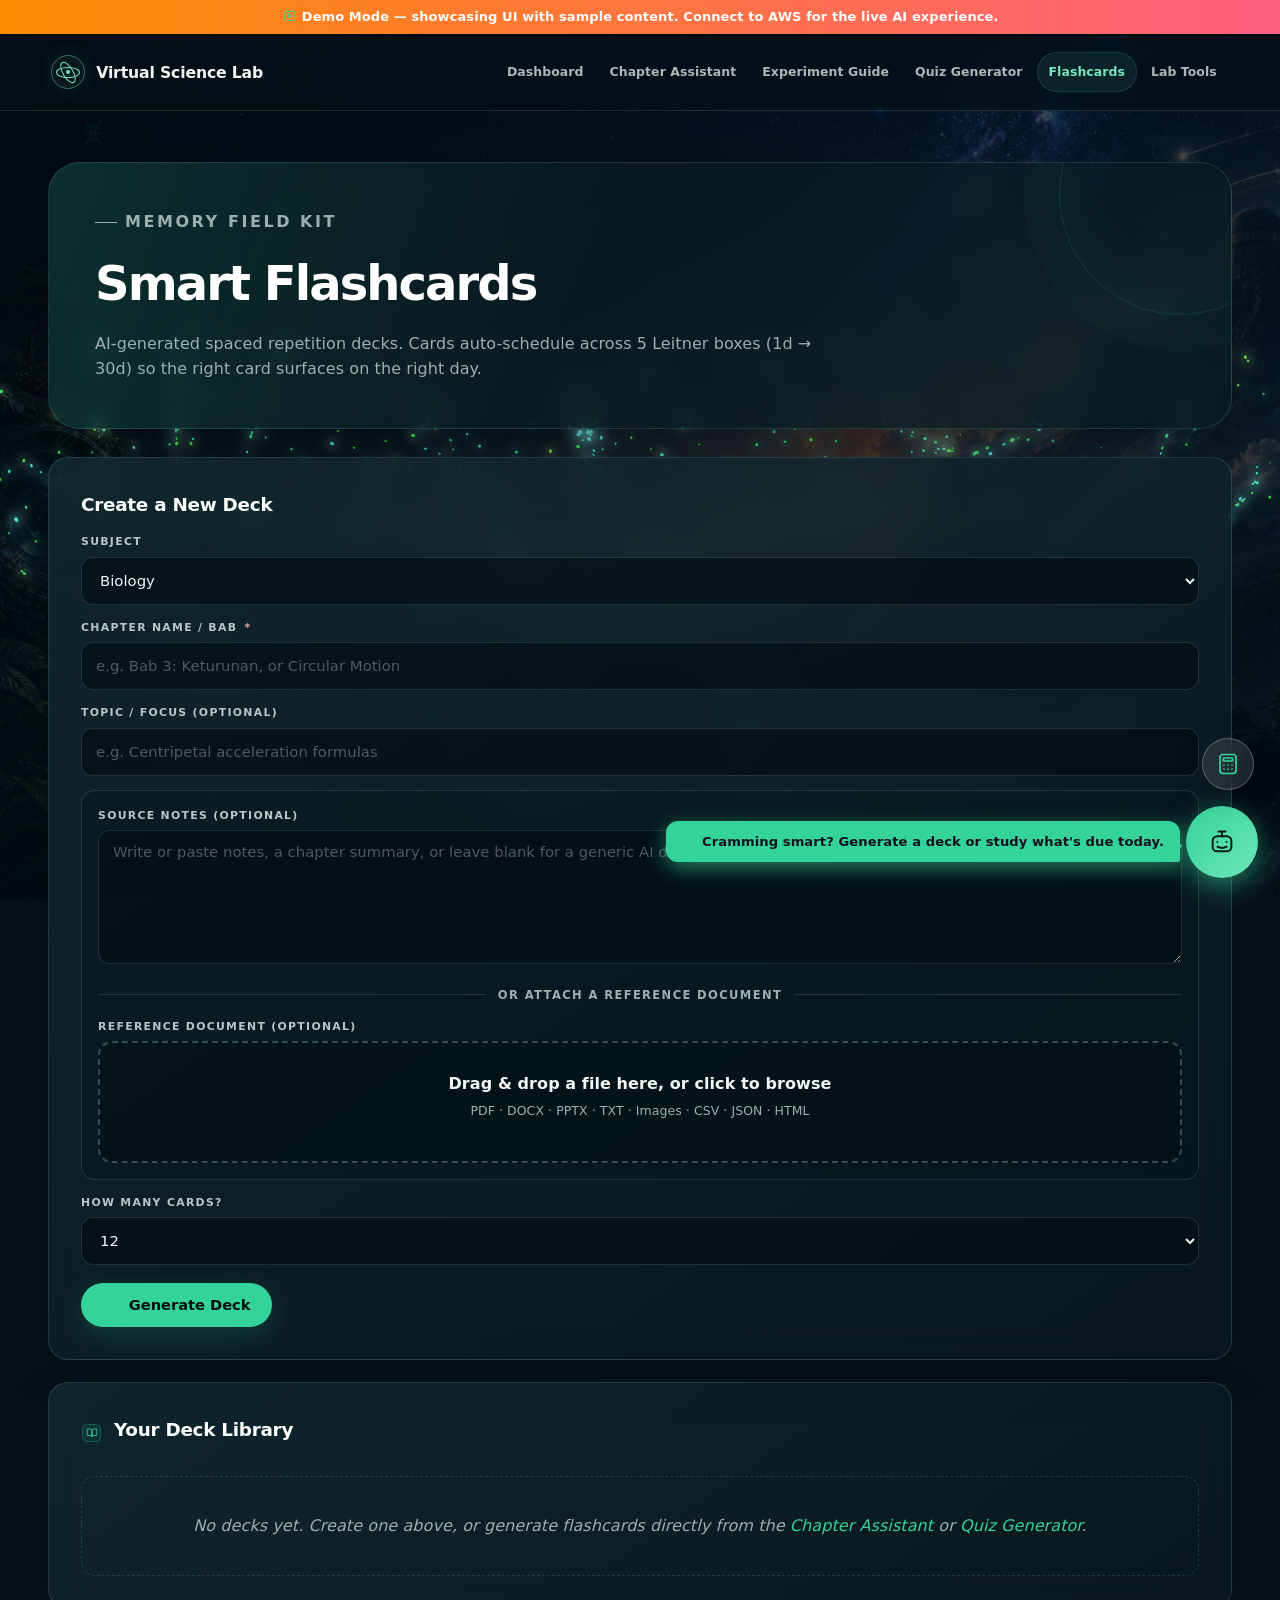
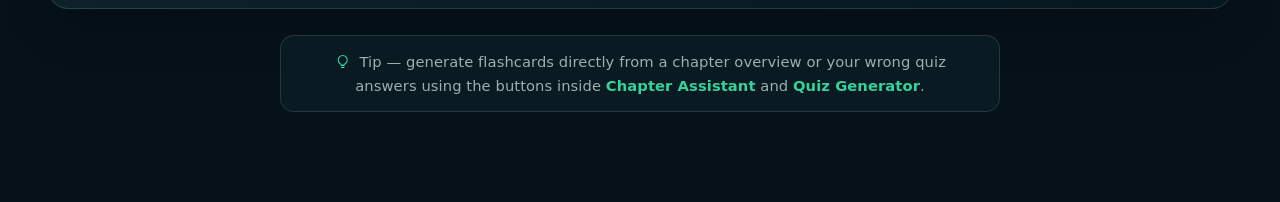
<file: frontend/flashcards.html>
<!DOCTYPE html>
<html lang="en">
<head>
  <meta charset="UTF-8" />
  <meta name="viewport" content="width=device-width, initial-scale=1.0" />
  <title>Smart Flashcards</title>
  <meta name="description" content="AI-generated spaced repetition flashcards organized by Subject and Bab." />
  <link rel="icon" href="assets/icons/lab-mark.svg" />
  <link rel="stylesheet" href="styles.css" />
  <link rel="stylesheet" href="global-chat.css" />
  <link rel="stylesheet" href="toolkit.css" />
  <link rel="stylesheet" href="flashcards.css" />
  <link rel="stylesheet" href="feedback.css" />
  <link rel="stylesheet" href="redesign.css" />
  <link rel="stylesheet" href="ui-icons.css" />
</head>
<body id="flashcards-page">

  <nav class="navbar">
    <div class="nav-inner">
      <a class="brand" href="welcome.html"> Virtual Science Lab</a>
      <div class="nav-links">
        <a class="nav-link" href="index.html">Dashboard</a>
        <a class="nav-link" href="chapter.html">Chapter Assistant</a>
        <a class="nav-link" href="experiment.html">Experiment Guide</a>
        <a class="nav-link" href="quiz.html">Quiz Generator</a>
        <a class="nav-link active" href="flashcards.html">Flashcards</a>
        <a class="nav-link" href="lab-tools.html">Lab Tools</a>
      </div>
    </div>
  </nav>

  <main class="page">
    <div class="page-header">
      <h1>Smart Flashcards</h1>
      <p>AI-generated spaced repetition decks. Cards auto-schedule across 5 Leitner boxes (1d → 30d) so the right card surfaces on the right day.</p>
    </div>

    <!-- ─── New Deck Form ─── -->
    <section class="card" id="newDeck">
      <h2>Create a New Deck</h2>

      <label for="subject">Subject</label>
      <select id="subject" class="input">
        <option value="Biology">Biology</option>
        <option value="Chemistry">Chemistry</option>
        <option value="Physics">Physics</option>
        <option value="Science">General Science</option>
      </select>

      <label for="newBab">Chapter Name / Bab <span class="required">*</span></label>
      <input id="newBab" class="input" type="text"
             placeholder="e.g. Bab 3: Keturunan, or Circular Motion" />

      <label for="newTopic">Topic / Focus (optional)</label>
      <input id="newTopic" class="input" type="text"
             placeholder="e.g. Centripetal acceleration formulas" />

      <div class="reference-input-group">
        <label for="newSource">Source Notes (optional)</label>
        <textarea id="newSource" class="input" rows="6" maxlength="8000"
                  placeholder="Write or paste notes, a chapter summary, or leave blank for a generic AI deck."></textarea>

        <div class="reference-or"><span>or attach a reference document</span></div>
        <label>Reference Document (optional)</label>
        <div class="dropzone" id="flashSourceDz" role="button" tabindex="0">
          <input type="file" id="flashSourceFile" accept=".jpg,.jpeg,.png,.webp,.pdf,.docx,.pptx,.csv,.json,.html,.txt" hidden />
          <p>Drag &amp; drop a file here, or click to browse</p>
          <small>PDF · DOCX · PPTX · TXT · Images · CSV · JSON · HTML</small>
          <div class="file-info" id="flashSourceFileInfo"></div>
        </div>
      </div>

      <label for="newCount">How many cards?</label>
      <select id="newCount" class="input">
        <option>8</option>
        <option selected>12</option>
        <option>16</option>
        <option>20</option>
      </select>

      <div class="btn-row" style="margin-top:18px">
        <button id="generateDeckBtn" class="btn btn-primary">
          <span>🧠</span><span>Generate Deck</span>
        </button>
      </div>
    </section>

    <!-- ─── Preview Step (before confirming deck) ─── -->
    <section class="card" id="previewSection" style="display:none">
      <h2 id="previewTitle">Preview: Cards</h2>
      <p style="color:var(--c-muted);font-size:0.88rem;margin-bottom:12px">
        Review the generated flashcards below. Once confirmed, they'll be saved and the study session begins.
      </p>
      <div id="previewList" class="preview-list"></div>
      <div class="btn-row" style="margin-top:18px">
        <button id="confirmFlashBtn" class="btn btn-primary">
          <span>✅</span><span>Confirm &amp; Start Studying</span>
        </button>
        <button id="previewBackBtn" class="btn btn-ghost">
          <span>←</span><span>Back to Setup</span>
        </button>
      </div>
    </section>

    <!-- ─── Deck Library ─── -->
    <section class="card">
      <h2>📚 Your Deck Library</h2>
      <div id="deckGrid" class="deck-grid"></div>
    </section>

    <p class="footer-hint">
      💡 Tip — generate flashcards directly from a chapter overview or your wrong quiz answers using the buttons inside <strong>Chapter Assistant</strong> and <strong>Quiz Generator</strong>.
    </p>
  </main>

  <!-- ═══ Distraction-free Study Overlay ═══ -->
  <div class="fc-overlay" id="fcOverlay" role="dialog" aria-label="Flashcard Study Mode">
    <div class="fc-session" id="fcSession" tabindex="-1">
      <div class="fc-session-bar">
        <span class="fc-progress" id="fcProgress">0 / 0</span>
        <button class="fc-exit-btn" id="fcExitBtn" type="button" aria-label="Exit study mode">✕ Exit</button>
      </div>

      <div class="fc-stage" id="fcStage" data-flipped="false" tabindex="0">
        <div class="fc-card">
          <div class="fc-face fc-front">
            <div class="fc-prompt" id="fcPrompt"></div>
          </div>
          <div class="fc-face fc-back">
            <div class="fc-answer" id="fcAnswer"></div>
          </div>
        </div>
      </div>

      <div class="fc-hint-row" id="fcHintRow" hidden>
        <button class="fc-hint-toggle" id="fcHintBtn" type="button">Reveal Hint</button>
        <div class="fc-hint" id="fcHint" hidden></div>
      </div>

      <div class="fc-actions" id="fcActions">
        <button class="fc-grade fc-hard" data-grade="hard" type="button">
          <span>🔴 Hard</span><span class="fc-shortcut">1</span>
        </button>
        <button class="fc-grade fc-okay" data-grade="okay" type="button">
          <span>🟡 Okay</span><span class="fc-shortcut">2</span>
        </button>
        <button class="fc-grade fc-easy" data-grade="easy" type="button">
          <span>🟢 Easy</span><span class="fc-shortcut">3</span>
        </button>
      </div>

      <div class="fc-shortcuts-hint">
        Left-click card or press <strong>Enter</strong> to flip · <strong>1 / 2 / 3</strong> grade anytime · <strong>Esc</strong> to exit
      </div>

      <div class="fc-summary" id="fcSummary" hidden></div>
    </div>
  </div>

  <script src="config.js"></script>
  <script src="demo-mode.js"></script>
  <script src="progress.js"></script>
  <script src="common.js"></script>
  <script src="vortex.js"></script>
  <script src="global-chat.js"></script>
  <script src="toolkit.js"></script>
  <script src="flashcards.js"></script>
  <script src="feedback.js"></script>
  <script src="redesign.js"></script>
  <script src="ui-icons.js"></script>
</body>
</html>
</file>
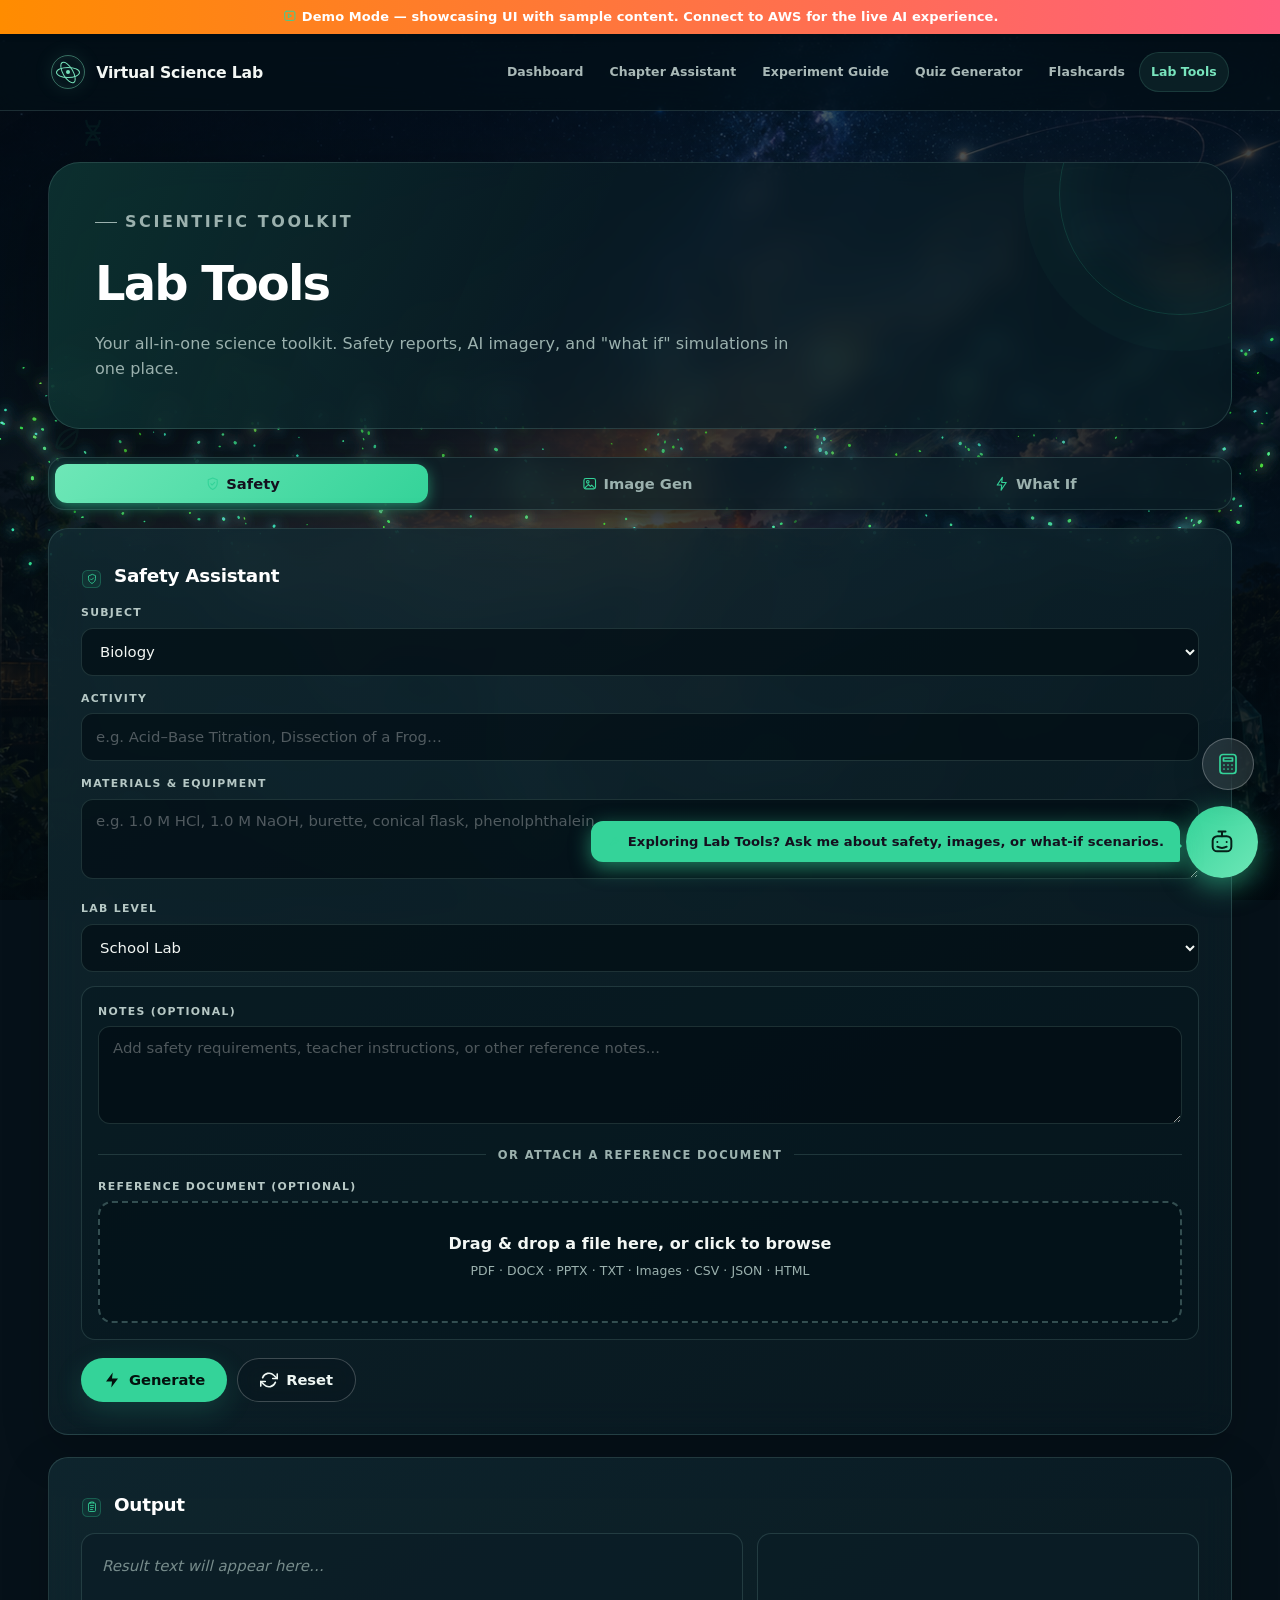
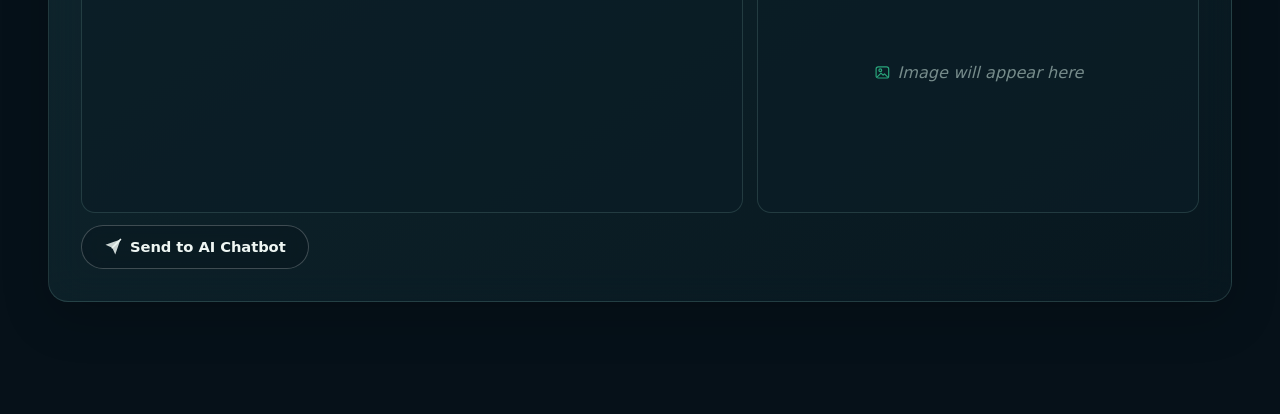
<file: frontend/lab-tools.html>
<!DOCTYPE html>
<html lang="en">
<head>
  <meta charset="UTF-8" />
  <meta name="viewport" content="width=device-width, initial-scale=1.0" />
  <title>Lab Tools</title>
  <meta name="description" content="All-in-one science toolkit: Safety Assistant, Image Generator, and What Happens If simulator." />
  <link rel="icon" href="assets/icons/lab-mark.svg" />
  <link rel="stylesheet" href="styles.css" />
  <link rel="stylesheet" href="global-chat.css" />
  <link rel="stylesheet" href="toolkit.css" />
  <link rel="stylesheet" href="feedback.css" />
  <link rel="stylesheet" href="redesign.css" />
  <link rel="stylesheet" href="ui-icons.css" />
</head>
<body>

  <nav class="navbar">
    <div class="nav-inner">
      <a class="brand" href="welcome.html"> Virtual Science Lab</a>
      <div class="nav-links">
        <a class="nav-link" href="index.html">Dashboard</a>
        <a class="nav-link" href="chapter.html">Chapter Assistant</a>
        <a class="nav-link" href="experiment.html">Experiment Guide</a>
        <a class="nav-link" href="quiz.html">Quiz Generator</a>
        <a class="nav-link" href="flashcards.html">Flashcards</a>
        <a class="nav-link active" href="lab-tools.html">Lab Tools</a>
      </div>
    </div>
  </nav>

  <main class="page">
    <div class="page-header">
      <h1> Lab Tools</h1>
      <p>Your all-in-one science toolkit. Safety reports, AI imagery, and "what if" simulations in one place.</p>
    </div>

    <!-- Tab bar -->
    <div class="tab-bar" role="tablist">
      <button class="tab-btn active" role="tab" data-tab="safety"  aria-selected="true">🦺 Safety</button>
      <button class="tab-btn"        role="tab" data-tab="image"   aria-selected="false">🎨 Image Gen</button>
      <button class="tab-btn"        role="tab" data-tab="whatif"  aria-selected="false">⚡ What If</button>
    </div>

    <!-- Inputs -->
    <section class="card">
      <!-- Safety form -->
      <div class="tab-panel active" data-panel="safety">
        <h2>🦺 Safety Assistant</h2>
        <label for="safety-subject">Subject</label>
        <select id="safety-subject" class="input">
          <option value="Biology">Biology</option>
          <option value="Chemistry">Chemistry</option>
          <option value="Physics">Physics</option>
        <option value="Science">General Science</option>
        </select>

        <label for="safety-activity">Activity</label>
        <input id="safety-activity" type="text" class="input"
          placeholder="e.g. Acid–Base Titration, Dissection of a Frog…" />

        <label for="safety-materials">Materials &amp; Equipment</label>
        <textarea id="safety-materials" class="input" rows="3"
          placeholder="e.g. 1.0 M HCl, 1.0 M NaOH, burette, conical flask, phenolphthalein…"></textarea>

        <label for="safety-level">Lab Level</label>
        <select id="safety-level" class="input">
          <option>School Lab</option>
          <option>University Lab</option>
          <option>Home Experiment</option>
          <option>Field Work</option>
        </select>

        <div class="reference-input-group">
          <label for="safety-notes">Notes (optional)</label>
          <textarea id="safety-notes" class="input" rows="4" maxlength="4000"
            placeholder="Add safety requirements, teacher instructions, or other reference notes..."></textarea>
          <div class="reference-or"><span>or attach a reference document</span></div>
          <label>Reference Document (optional)</label>
          <div class="dropzone" id="safety-dz" role="button" tabindex="0">
            <input type="file" id="safety-file" accept=".jpg,.jpeg,.png,.webp,.pdf,.docx,.pptx,.csv,.json,.html,.txt" hidden />
            <p>Drag &amp; drop a file here, or click to browse</p>
            <small>PDF · DOCX · PPTX · TXT · Images · CSV · JSON · HTML</small>
            <div class="file-info" id="safety-file-info"></div>
          </div>
        </div>
      </div>

      <!-- Image Gen form -->
      <div class="tab-panel" data-panel="image">
        <h2>🎨 Science Image Generator</h2>
        <label for="image-subject">Subject</label>
        <select id="image-subject" class="input">
          <option value="Biology">Biology</option>
          <option value="Chemistry">Chemistry</option>
          <option value="Physics">Physics</option>
        <option value="Science">General Science</option>
        </select>

        <label for="image-concept">Concept</label>
        <input id="image-concept" type="text" class="input"
          placeholder="e.g. Mitochondrion structure, Benzene ring, Black hole accretion disk…" />

        <label for="image-style">Style</label>
        <select id="image-style" class="input">
          <option>Scientific Diagram</option>
          <option>Textbook Illustration</option>
          <option>3D Render</option>
          <option>Microscope View</option>
          <option>Space Photo</option>
          <option>Cartoon Educational</option>
        </select>

        <label for="image-detail">Detail Level</label>
        <select id="image-detail" class="input">
          <option>Simple</option>
          <option selected>Detailed</option>
          <option>Advanced</option>
        </select>

        <div class="reference-input-group">
          <label for="image-notes">Notes (optional)</label>
          <textarea id="image-notes" class="input" rows="4" maxlength="4000"
            placeholder="Describe labels, composition, visual details, or reference instructions..."></textarea>
          <div class="reference-or"><span>or attach a reference document</span></div>
          <label>Reference Document (optional)</label>
          <div class="dropzone" id="image-dz" role="button" tabindex="0">
            <input type="file" id="image-file" accept=".jpg,.jpeg,.png,.webp,.pdf,.docx,.pptx,.csv,.json,.html,.txt" hidden />
            <p>Drag &amp; drop a file here, or click to browse</p>
            <small>PDF · DOCX · PPTX · TXT · Images · CSV · JSON · HTML</small>
            <div class="file-info" id="image-file-info"></div>
          </div>
        </div>
      </div>

      <!-- What If form -->
      <div class="tab-panel" data-panel="whatif">
        <h2>⚡ What Happens If…</h2>
        <label for="whatif-subject">Subject</label>
        <select id="whatif-subject" class="input">
          <option value="Biology">Biology</option>
          <option value="Chemistry">Chemistry</option>
          <option value="Physics">Physics</option>
        <option value="Science">General Science</option>
        </select>

        <label>Quick scenarios</label>
        <div class="preset-grid" id="whatif-presets"></div>

        <label for="whatif-scenario">Scenario</label>
        <textarea id="whatif-scenario" class="input" rows="3"
          placeholder="Describe a hypothetical scenario… e.g. The sun suddenly disappears."></textarea>

        <label for="whatif-realism">Realism</label>
        <select id="whatif-realism" class="input">
          <option value="real">🔬 Real Science</option>
          <option value="theoretical">🧪 Theoretical</option>
          <option value="scifi">🚀 Sci-Fi Fun</option>
        </select>

        <div class="reference-input-group">
          <label for="whatif-notes">Notes (optional)</label>
          <textarea id="whatif-notes" class="input" rows="4" maxlength="4000"
            placeholder="Add assumptions, constraints, evidence, or reference notes for the scenario..."></textarea>
          <div class="reference-or"><span>or attach a reference document</span></div>
          <label>Reference Document (optional)</label>
          <div class="dropzone" id="whatif-dz" role="button" tabindex="0">
            <input type="file" id="whatif-file" accept=".jpg,.jpeg,.png,.webp,.pdf,.docx,.pptx,.csv,.json,.html,.txt" hidden />
            <p>Drag &amp; drop a file here, or click to browse</p>
            <small>PDF · DOCX · PPTX · TXT · Images · CSV · JSON · HTML</small>
            <div class="file-info" id="whatif-file-info"></div>
          </div>
        </div>
      </div>

      <div class="btn-row" style="margin-top:18px">
        <button id="runBtn" class="btn btn-primary"></button>
        <button id="resetBtn" class="btn btn-ghost"></button>
      </div>
    </section>

    <!-- Output -->
    <section class="card">
      <h2 id="output-title">📋 Output</h2>
      <div class="output-split">
        <div class="output-text-col">
          <div class="output-panel text-panel" id="lab-out-text">
            <div class="placeholder">Result text will appear here…</div>
          </div>
        </div>
        <div class="output-image-col">
          <div class="image-output" id="lab-out-image">
            <div class="image-placeholder">🖼️ Image will appear here</div>
          </div>
        </div>
      </div>
      <div class="btn-row" style="margin-top:12px">
        <button id="sendToAiBtn" class="btn btn-ghost"></button>
      </div>
    </section>
  </main>

  <script src="config.js"></script>
  <script src="demo-mode.js"></script>
  <script src="progress.js"></script>
  <script src="common.js"></script>
  <script src="vortex.js"></script>
  <script src="global-chat.js"></script>
  <script src="toolkit.js"></script>
  <script src="feedback.js"></script>
  <script>
    /* ────────────────────────────────────────────────────────────────
     *  Lab Tools — Phase 1: frontend skeleton + mock data.
     *  The Generate button currently uses a mocked stream.
     *  When backend Lambdas are deployed (Phase 4) the URLs in
     *  config.js are populated and real calls are wired in.
     * ──────────────────────────────────────────────────────────── */

    // SVG icon buttons
    document.getElementById('runBtn').innerHTML       = `${iconHtml('bolt')}<span>Generate</span>`;
    document.getElementById('resetBtn').innerHTML     = `${iconHtml('refresh', 'btn-icon-rotate')}<span>Reset</span>`;
    document.getElementById('sendToAiBtn').innerHTML  = `${iconHtml('plane', 'btn-icon-plane')}<span>Send to AI Chatbot</span>`;

    const TAB_TITLES = {
      safety: '🦺 Safety Report',
      image:  '🎨 Image &amp; Explanation',
      whatif: '⚡ Chain Reaction Timeline',
    };

    let currentTab = 'safety';
    const referenceFiles = {
      safety: { data: null, mime: null, name: null, text: '' },
      image:  { data: null, mime: null, name: null, text: '' },
      whatif: { data: null, mime: null, name: null, text: '' },
    };

    ['safety', 'image', 'whatif'].forEach(tab => {
      setupDropzone(`${tab}-dz`, `${tab}-file`, `${tab}-file-info`, file => {
        referenceFiles[tab] = file;
      });
    });

    function addReference(payload, tab) {
      const notes = document.getElementById(`${tab}-notes`).value.trim();
      const file = referenceFiles[tab];
      payload.notes = notes;
      if (file.data) {
        payload.file_data = file.data;
        payload.file_mime = file.mime;
        payload.file_name = file.name;
      }
      return payload;
    }

    /* ─── Tab switching ─────────────────────────────────────────── */
    document.querySelectorAll('.tab-btn').forEach(btn => {
      btn.addEventListener('click', () => switchTab(btn.dataset.tab));
    });

    function switchTab(tab) {
      currentTab = tab;
      document.querySelectorAll('.tab-btn').forEach(b => {
        const active = b.dataset.tab === tab;
        b.classList.toggle('active', active);
        b.setAttribute('aria-selected', active ? 'true' : 'false');
      });
      document.querySelectorAll('.tab-panel').forEach(p => {
        p.classList.toggle('active', p.dataset.panel === tab);
      });
      document.getElementById('output-title').innerHTML = TAB_TITLES[tab] || '📋 Output';
      // Sync subject theme to active tab's subject
      const sel = document.querySelector(`.tab-panel.active select[id$="-subject"]`);
      if (sel) setSubjectTheme(sel.value);
    }

    /* ─── What-If preset scenarios ──────────────────────────────── */
    const WHATIF_PRESETS = {
      Biology: [
        'Photosynthesis suddenly stops?',
        'Humans can regenerate limbs?',
        'Using 100% of brain capacity?',
        'All bacteria vanish?',
      ],
      Chemistry: [
        'Boiling point of water drops to 50°C?',
        'Mix all elements together?',
        'Absolute zero is reached?',
        'Turn lead into gold?',
      ],
      Physics: [
        'The sun suddenly disappears?',
        'Earth stops rotating?',
        'Speed of light is halved?',
        'Coin-sized black hole appears in the classroom?',
      ],
    };
    function renderPresets() {
      const subj = document.getElementById('whatif-subject').value;
      const host = document.getElementById('whatif-presets');
      host.innerHTML = '';
      (WHATIF_PRESETS[subj] || []).forEach(p => {
        const b = document.createElement('button');
        b.type = 'button';
        b.className = 'preset-btn';
        b.textContent = p;
        b.addEventListener('click', () => {
          document.getElementById('whatif-scenario').value = p;
        });
        host.appendChild(b);
      });
    }
    renderPresets();
    document.getElementById('whatif-subject').addEventListener('change', renderPresets);

    /* ─── Subject theme: keep all 3 subject selects in sync ─────── */
    ['safety-subject', 'image-subject', 'whatif-subject'].forEach(id => {
      const el = document.getElementById(id);
      // Restore saved subject
      const saved = getSavedSubject();
      if ([...el.options].some(o => o.value === saved)) el.value = saved;
      el.addEventListener('change', () => {
        // mirror to all selects
        ['safety-subject', 'image-subject', 'whatif-subject'].forEach(other => {
          if (other !== id) document.getElementById(other).value = el.value;
        });
        setSubjectTheme(el.value);
        renderPresets();
      });
    });
    setSubjectTheme(document.getElementById('safety-subject').value);

    /* ─── Output rendering helpers ─────────────────────────────── */
    function setImageState(state) {
      // Un-hide the image column whenever we're going to use it
      document.querySelector('.output-image-col').style.display = '';
      document.querySelector('.output-split').classList.remove('single-col');
      const host = document.getElementById('lab-out-image');
      if (state === 'skeleton') {
        host.innerHTML = `
          <div class="image-skeleton">
            <div class="shimmer-block"></div>
            <p class="image-caption">🎨 Generating image…</p>
          </div>`;
      } else if (state === 'placeholder') {
        host.innerHTML = `<div class="image-placeholder">🖼️ Image will appear here</div>`;
      }
    }
    function showImage(b64, caption) {
      // Un-hide column on real image render
      document.querySelector('.output-image-col').style.display = '';
      document.querySelector('.output-split').classList.remove('single-col');
      const host = document.getElementById('lab-out-image');
      host.innerHTML = `
        <img class="generated-image" alt="${escapeHtml(caption || 'AI generated illustration')}"
             src="data:image/png;base64,${b64}">
        <p class="image-caption">${escapeHtml(caption || '')}</p>`;
    }
    function showImageHidden() {
      // Tabs that don't produce images (Safety, What If) — hide the entire
      // image column instead of showing a "no image" placeholder, and let
      // the text column take the full width via a single-column override.
      document.querySelector('.output-image-col').style.display = 'none';
      document.querySelector('.output-split').classList.add('single-col');
    }

    /* ─── Mock streaming helper for Phase 1 ─────────────────────── */
    async function mockStream(panelId, text, btn) {
      const panel = document.getElementById(panelId);
      panel.innerHTML = skeletonHTML();
      setButtonLoading(btn, true);
      await new Promise(r => setTimeout(r, 700));
      panel.innerHTML = '';
      const lines = text.split('\n');
      for (const line of lines) {
        appendMarkdownLine(panel, line, panelId);
        panel.scrollTop = panel.scrollHeight;
        await new Promise(r => setTimeout(r, 18));
      }
      setButtonLoading(btn, false);
    }

    /* ─── Mock data per tab ────────────────────────────────────── */
    function mockSafetyText(p) {
      return `## 🦺 Safety Report — ${p.activity || '(activity)'}\n` +
        `**Subject:** ${p.subject} · **Lab:** ${p.lab_level}\n\n` +
        `### Risk Level\n🟡 Medium\n\n` +
        `### Hazard Sources\n- Corrosive reagents\n- Fragile glassware\n- Spills\n\n` +
        `### PPE Required\n- Lab coat\n- Safety goggles\n- Nitrile gloves\n\n` +
        `### Pre-Lab Checklist\n1. Read SDS for each chemical\n2. Inspect glassware for cracks\n3. Locate eyewash & fire extinguisher\n\n` +
        `### Emergency Protocol\nIf an acid is spilled, neutralise with sodium bicarbonate, then rinse.\n\n` +
        `> ⚠️ This is a mock report. Backend will provide a real, AI-generated assessment.`;
    }
    function mockImageText(p) {
      return `## 🎨 ${p.concept || '(concept)'}\n` +
        `**Style:** ${p.style} · **Detail:** ${p.detail}\n\n` +
        `A ${p.style.toLowerCase()} of **${p.concept}** at ${p.detail.toLowerCase()} detail. ` +
        `Key features include core structure, surrounding context, and labelled components.\n\n` +
        `> ⚠️ Mock explanation. Real images will be generated by Titan once backend is wired.`;
    }
    function mockWhatIfText(p) {
      return `## ⚡ Scenario\n*"${p.scenario || '(scenario)'}"*\n\n` +
        `**Realism mode:** ${p.realism}\n\n` +
        `### T+0 seconds\nEvent triggers. Local conditions begin to shift.\n\n` +
        `### T+1 minute\nSecondary effects propagate.\n\n` +
        `### T+1 hour\nCascading consequences become observable.\n\n` +
        `### Scientific Principles\n- Conservation of energy\n- Thermodynamic equilibrium\n\n` +
        `### Real-world parallel\nSimilar to phenomena observed in… (mock).\n\n` +
        `> ⚠️ Mock chain reaction. Real timelines come from the AI backend.`;
    }

    /* 1×1 transparent PNG used as a stand-in for the real image */
    const PLACEHOLDER_PNG_B64 =
      'iVBORw0KGgoAAAANSUhEUgAAAAEAAAABCAQAAAC1HAwCAAAAC0lEQVR42mNkAAIAAAoAAv/lxKUAAAAASUVORK5CYII=';

    /* Step 1 in the sequential flow used by Safety + What If: fetch a
       contextual image first via the existing image_generator Lambda
       (which now uses Stability SD 3.5 in us-west-2). Falls back to a
       placeholder gracefully if image gen is unavailable or fails — the
       caller can still proceed to the text step. Returns when the image
       has actually been rendered to the DOM (or the failure handled). */
    async function generateContextImage(concept, subjectVal, btn, referencePayload = {}) {
      const imgUrl = window.STREAM_URLS && window.STREAM_URLS.image_generator;
      setImageState('skeleton');
      if (!imgUrl || imgUrl.startsWith('__URL_')) {
        // No backend wired — show the placeholder PNG so the layout looks intentional
        showImage(PLACEHOLDER_PNG_B64, `${concept} (mock)`);
        return;
      }
      setButtonLoading(btn, true, 'Generating image…');
      try {
        const resp = await fetch(imgUrl, {
          method: 'POST',
          headers: apiHeaders(),
          body: JSON.stringify({
            subject: subjectVal,
            concept,
            style:  'Scientific Diagram',
            detail: 'Detailed',
            notes: referencePayload.notes || '',
            file_data: referencePayload.file_data || null,
            file_mime: referencePayload.file_mime || null,
            file_name: referencePayload.file_name || null,
          }),
        });
        let json = {};
        try { json = await resp.json(); } catch (_) {}
        if (!resp.ok) throw new Error(json.error || `HTTP ${resp.status}`);
        if (json.image_base64) {
          showImage(json.image_base64, concept);
        } else {
          setImageState('placeholder');
          if (json.error) showToast(json.error, 'warning', 5000);
        }
      } catch (err) {
        setImageState('placeholder');
        showToast(`Image step failed: ${err.message}`, 'warning', 5000);
      } finally {
        setButtonLoading(btn, false);
      }
    }

    /* ─── Generate — dispatch by current tab ───────────────────── */
    document.getElementById('runBtn').addEventListener('click', async () => {
      const btn = document.getElementById('runBtn');
      if (currentTab === 'safety') {
        const p = addReference({
          subject:  document.getElementById('safety-subject').value,
          activity: document.getElementById('safety-activity').value.trim(),
          materials:document.getElementById('safety-materials').value.trim(),
          lab_level:document.getElementById('safety-level').value,
        }, 'safety');
        if (!p.activity) { showToast('Enter an activity first', 'warning'); return; }
        const safetyReferenceText = [p.notes, referenceFiles.safety.text].filter(Boolean).join('\n\n');
        if (safetyReferenceText) {
          p.materials = [p.materials, `Reference notes: ${safetyReferenceText}`].filter(Boolean).join('\n\n');
        }

        // Step 1: image first — show contextual lab-safety setup
        const imgConcept = `Laboratory safety setup for ${p.activity}: PPE, fume hood, emergency equipment, organized bench`;
        const textPanel = document.getElementById('lab-out-text');
        textPanel.innerHTML = '<div class="placeholder">⏳ Generating safety scene image first…</div>';
        await generateContextImage(imgConcept, p.subject, btn, p);

        // Step 2: stream the safety report into the text panel
        const url = window.STREAM_URLS && window.STREAM_URLS.safety_assistant;
        if (url && !url.startsWith('__URL_')) {
          streamToPanel(url, p, 'lab-out-text', btn, {
            successToast: 'Safety report ready',
            loadingLabel: 'Generating safety report…',
          });
        } else {
          await mockStream('lab-out-text', mockSafetyText(p), btn);
          showToast('🦺 Mock safety report generated (backend not connected)', 'warning');
        }
      }
      else if (currentTab === 'image') {
        const p = addReference({
          subject: document.getElementById('image-subject').value,
          concept: document.getElementById('image-concept').value.trim(),
          style:   document.getElementById('image-style').value,
          detail:  document.getElementById('image-detail').value,
        }, 'image');
        if (!p.concept) { showToast('Enter a concept first', 'warning'); return; }
        const imageReferenceText = [p.notes, referenceFiles.image.text].filter(Boolean).join('\n\n');
        if (imageReferenceText) p.concept += `\n\nReference instructions: ${imageReferenceText}`;
        // Image gen is JSON / non-streaming
        const text = document.getElementById('lab-out-text');
        text.innerHTML = skeletonHTML();
        setImageState('skeleton');
        setButtonLoading(btn, true);
        const url = window.STREAM_URLS && window.STREAM_URLS.image_generator;
        if (url && !url.startsWith('__URL_')) {
          try {
            const resp = await fetch(url, {
              method: 'POST',
              headers: apiHeaders(),
              body: JSON.stringify(p),
            });
            // Try to parse JSON whether the response is ok or not — the
            // backend returns a friendly error message on 5xx that we want
            // to display verbatim.
            let json = {};
            try { json = await resp.json(); } catch (_) {}
            if (!resp.ok) {
              throw new Error(json.error || `HTTP ${resp.status}`);
            }
            text.innerHTML = '';
            (json.explanation || '').split('\n').forEach(line => appendMarkdownLine(text, line, 'lab-out-text'));
            if (json.image_base64) showImage(json.image_base64, p.concept);
            else setImageState('placeholder');
            // Some failure modes return 200 with an `error` field + a partial
            // explanation (e.g. Claude succeeded but Nova was blocked).
            if (json.error) {
              showToast(json.error, 'warning', 6000);
            } else {
              showToast('Image generated', 'success');
            }
          } catch (err) {
            text.innerHTML = `<div class="error-msg">⚠️ ${escapeHtml(err.message)}</div>`;
            setImageState('placeholder');
            showToast(`Failed: ${err.message}`, 'error');
          } finally {
            setButtonLoading(btn, false);
          }
        } else {
          await new Promise(r => setTimeout(r, 900));
          text.innerHTML = '';
          mockImageText(p).split('\n').forEach(line => appendMarkdownLine(text, line, 'lab-out-text'));
          showImage(PLACEHOLDER_PNG_B64, `${p.concept} (mock)`);
          setButtonLoading(btn, false);
          showToast('🎨 Mock image generated (backend not connected)', 'warning');
        }
      }
      else if (currentTab === 'whatif') {
        const p = addReference({
          subject:  document.getElementById('whatif-subject').value,
          scenario: document.getElementById('whatif-scenario').value.trim(),
          realism:  document.getElementById('whatif-realism').value,
        }, 'whatif');
        if (!p.scenario) { showToast('Enter a scenario first', 'warning'); return; }
        const whatIfReferenceText = [p.notes, referenceFiles.whatif.text].filter(Boolean).join('\n\n');
        if (whatIfReferenceText) p.scenario += `\n\nReference notes: ${whatIfReferenceText}`;

        // Step 1: image first — visualize the scenario
        const imgConcept = `Conceptual scientific illustration of: ${p.scenario}`;
        const textPanel = document.getElementById('lab-out-text');
        textPanel.innerHTML = '<div class="placeholder">⏳ Visualizing scenario first…</div>';
        await generateContextImage(imgConcept, p.subject, btn, p);

        // Step 2: stream the timeline text
        const url = window.STREAM_URLS && window.STREAM_URLS.what_happens_if;
        if (url && !url.startsWith('__URL_')) {
          streamToPanel(url, p, 'lab-out-text', btn, {
            successToast: 'Simulation ready',
            loadingLabel: 'Generating timeline…',
          });
        } else {
          await mockStream('lab-out-text', mockWhatIfText(p), btn);
          showToast('⚡ Mock simulation generated (backend not connected)', 'warning');
        }
      }
      recordActivity(document.querySelector('.tab-panel.active select[id$="-subject"]').value);
      // Attach feedback widget once the run finished. Tab tells us the feature.
      if (window.Feedback) {
        const outputCard = document.getElementById('lab-out-text')?.closest('.card');
        if (outputCard && !outputCard.querySelector('.fb-widget')) {
          const wrap = document.createElement('div');
          wrap.style.marginTop = '8px';
          outputCard.appendChild(wrap);
          const labelMap = { safety: 'safety', image: 'image', whatif: 'what-if' };
          const ctxMap = {
            safety: document.getElementById('safety-activity').value,
            image:  document.getElementById('image-concept').value,
            whatif: document.getElementById('whatif-scenario').value,
          };
          window.Feedback.attach(wrap, {
            feature: labelMap[currentTab] || 'lab-tools',
            subject: document.querySelector('.tab-panel.active select[id$="-subject"]').value,
            context: (ctxMap[currentTab] || '').slice(0, 80),
          });
        }
      }
    });

    /* ─── Reset ────────────────────────────────────────────────── */
    document.getElementById('resetBtn').addEventListener('click', () => {
      if (currentTab === 'safety') {
        document.getElementById('safety-activity').value = '';
        document.getElementById('safety-materials').value = '';
        document.getElementById('safety-level').selectedIndex = 0;
      } else if (currentTab === 'image') {
        document.getElementById('image-concept').value = '';
        document.getElementById('image-style').selectedIndex = 0;
        document.getElementById('image-detail').selectedIndex = 1;
      } else {
        document.getElementById('whatif-scenario').value = '';
        document.getElementById('whatif-realism').selectedIndex = 0;
      }
      document.getElementById(`${currentTab}-notes`).value = '';
      document.getElementById(`${currentTab}-file-info`).textContent = '';
      document.getElementById(`${currentTab}-file`).value = '';
      referenceFiles[currentTab] = { data: null, mime: null, name: null, text: '' };
      clearPanel('lab-out-text', 'Result text will appear here…');
      setImageState('placeholder');
    });

    /* ─── Send to AI ──────────────────────────────────────────── */
    document.getElementById('sendToAiBtn').addEventListener('click', () => {
      const text = document.getElementById('lab-out-text').innerText.trim();
      if (!text || text.startsWith('Result text')) {
        showToast('Generate something first', 'warning');
        return;
      }
      const labels = {
        safety: '🦺 Safety: ' + (document.getElementById('safety-activity').value || 'report'),
        image:  '🎨 Image: '  + (document.getElementById('image-concept').value || 'concept'),
        whatif: '⚡ What If: ' + (document.getElementById('whatif-scenario').value.slice(0, 50) || 'scenario'),
      };
      window.GlobalChat && window.GlobalChat.injectContent(text, currentTab, labels[currentTab]);
    });
  </script>
  <script src="redesign.js"></script>
  <script src="ui-icons.js"></script>
</body>
</html>
</file>
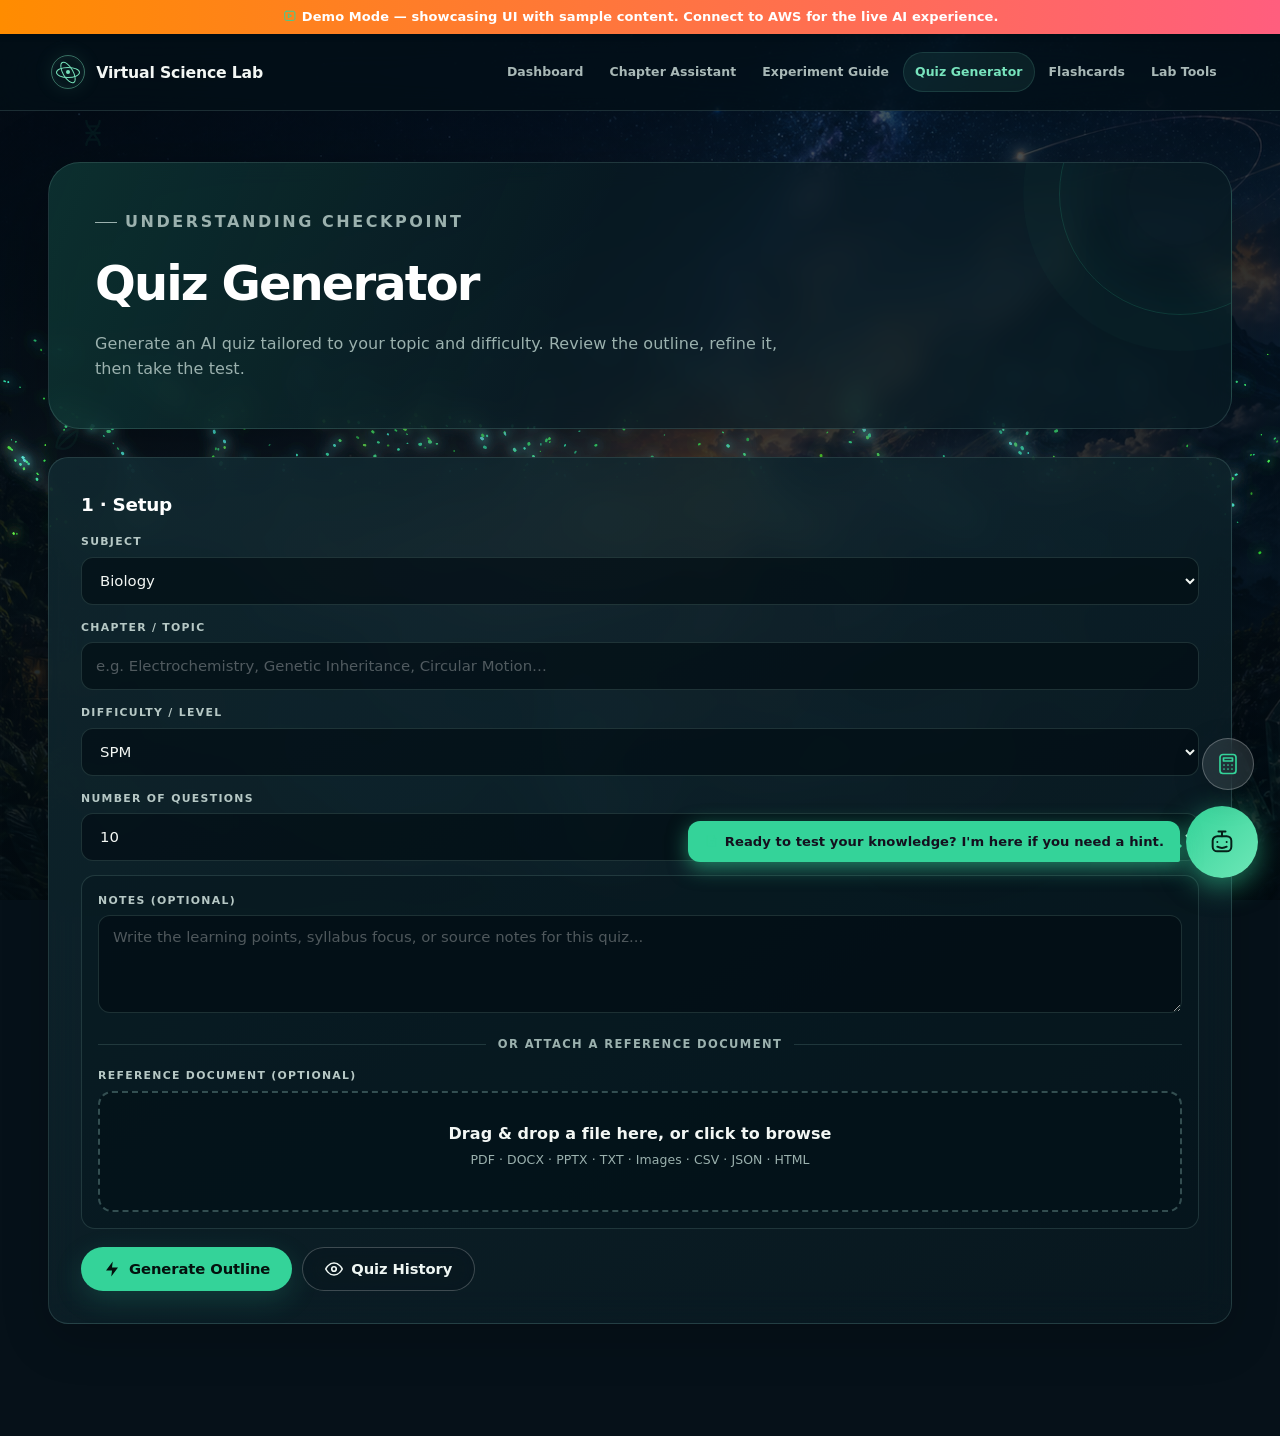
<file: frontend/quiz.html>
<!DOCTYPE html>
<html lang="en">
<head>
  <meta charset="UTF-8" />
  <meta name="viewport" content="width=device-width, initial-scale=1.0" />
  <title>Quiz Generator</title>
  <meta name="description" content="AI-powered quiz generator with outline refinement, strict JSON questions, and interactive grading." />
  <link rel="icon" href="assets/icons/lab-mark.svg" />
  <link rel="stylesheet" href="styles.css" />
  <link rel="stylesheet" href="global-chat.css" />
  <link rel="stylesheet" href="toolkit.css" />
  <link rel="stylesheet" href="feedback.css" />
  <link rel="stylesheet" href="redesign.css" />
  <link rel="stylesheet" href="ui-icons.css" />
</head>
<body>

  <nav class="navbar">
    <div class="nav-inner">
      <a class="brand" href="welcome.html"> Virtual Science Lab</a>
      <div class="nav-links">
        <a class="nav-link" href="index.html">Dashboard</a>
        <a class="nav-link" href="chapter.html">Chapter Assistant</a>
        <a class="nav-link" href="experiment.html">Experiment Guide</a>
        <a class="nav-link active" href="quiz.html">Quiz Generator</a>
        <a class="nav-link" href="flashcards.html">Flashcards</a>
        <a class="nav-link" href="lab-tools.html">Lab Tools</a>
      </div>
    </div>
  </nav>

  <main class="page">
    <div class="page-header">
      <h1> Quiz Generator</h1>
      <p>Generate an AI quiz tailored to your topic and difficulty. Review the outline, refine it, then take the test.</p>
    </div>

    <!-- ═══ PHASE 1: Setup ═══ -->
    <section class="card" id="phase-setup">
      <h2>1 · Setup</h2>

      <label for="subject">Subject</label>
      <select id="subject" class="input">
        <option value="Biology">Biology</option>
        <option value="Chemistry">Chemistry</option>
        <option value="Physics">Physics</option>
      <option value="Science">General Science</option>
      </select>

      <label for="topic">Chapter / Topic</label>
      <input id="topic" type="text" class="input"
        placeholder="e.g. Electrochemistry, Genetic Inheritance, Circular Motion…" />

      <label for="difficulty">Difficulty / Level</label>
      <select id="difficulty" class="input">
        <option value="Form 4">Form 4</option>
        <option value="SPM" selected>SPM</option>
        <option value="STPM">STPM</option>
        <option value="University">University</option>
      </select>

      <label for="numQ">Number of questions</label>
      <select id="numQ" class="input">
        <option value="5">5</option>
        <option value="10" selected>10</option>
        <option value="15">15</option>
        <option value="20">20</option>
      </select>

      <div class="reference-input-group">
        <label for="sourceNotes">Notes (optional)</label>
        <textarea id="sourceNotes" class="input" rows="4" maxlength="4000"
          placeholder="Write the learning points, syllabus focus, or source notes for this quiz..."></textarea>

        <div class="reference-or"><span>or attach a reference document</span></div>
        <label>Reference Document (optional)</label>
        <div class="dropzone" id="dz" role="button" tabindex="0">
          <input type="file" id="file" accept=".jpg,.jpeg,.png,.webp,.pdf,.docx,.pptx,.csv,.json,.html,.txt" hidden />
          <p>Drag &amp; drop a file here, or click to browse</p>
          <small>PDF · DOCX · PPTX · TXT · Images · CSV · JSON · HTML</small>
          <div class="file-info" id="file-info"></div>
        </div>
      </div>

      <div class="btn-row" style="margin-top:18px">
        <button id="outlineBtn" class="btn btn-primary"></button>
        <button id="historyBtn" class="btn btn-ghost"></button>
      </div>
    </section>

    <!-- ═══ PHASE 1b: Outline review ═══ -->
    <section class="card" id="phase-outline" style="display:none">
      <h2>2 · Review Outline</h2>
      <p style="color:var(--c-muted);font-size:0.88rem;margin-bottom:12px">
        Edit the knowledge points below. Add or remove lines freely, then confirm to generate your quiz.
      </p>
      <div class="outline-header" id="outline-header">
        <span class="outline-icon">📌</span>
        <span class="outline-title" id="outline-title">Quiz Outline</span>
      </div>
      <textarea id="outlineText" class="input outline-text" rows="12" placeholder="Loading outline…"></textarea>

      <div class="btn-row" style="margin-top:14px">
        <button id="generateBtn" class="btn btn-primary"></button>
        <button id="backBtn" class="btn btn-ghost"></button>
      </div>
    </section>

    <!-- ═══ PHASE 3: Quiz execution ═══ -->
    <section class="card" id="phase-quiz" style="display:none">
      <h2>3 · Answer the Quiz</h2>
      <div class="quiz-progress-bar" id="quiz-progress"></div>
      <div id="quiz-container"></div>
      <div class="btn-row" style="margin-top:18px">
        <button id="submitBtn" class="btn btn-primary"></button>
      </div>
    </section>

    <!-- ═══ PHASE 4: Results ═══ -->
    <section class="card" id="phase-results" style="display:none">
      <h2>4 · Results</h2>
      <div id="score-display"></div>
      <div id="results-container"></div>
      <div class="btn-row" style="margin-top:18px">
        <button id="retryBtn" class="btn btn-ghost"></button>
        <button id="newQuizBtn" class="btn btn-ghost"></button>
        <button id="saveWrongToFlashBtn" class="btn btn-primary"></button>
      </div>
    </section>

    <!-- ═══ HISTORY panel ═══ -->
    <section class="card" id="phase-history" style="display:none">
      <h2>📊 Quiz History</h2>
      <div id="history-list"></div>
      <div class="btn-row" style="margin-top:14px">
        <button id="historyBackBtn" class="btn btn-ghost"></button>
      </div>
    </section>
  </main>

  <script src="config.js"></script>
  <script src="demo-mode.js"></script>
  <script src="progress.js"></script>
  <script src="common.js"></script>
  <script src="vortex.js"></script>
  <script src="global-chat.js"></script>
  <script src="toolkit.js"></script>
  <script src="flashcards.js"></script>
  <script src="feedback.js"></script>
  <script>
    /* ════════════════════════════════════════════════════════════════════
     *  Quiz Generator — 4-phase workflow + history + chatbox lock
     * ════════════════════════════════════════════════════════════════════ */

    /* Keep model-generated emphasis neutral in questions and answers. */
    function quizHtml(s) {
      return escapeHtml(s).replace(/\*\*([^*]+)\*\*/g, '$1');
    }

    // ── Button icons ──
    document.getElementById('outlineBtn').innerHTML  = `${iconHtml('bolt')}<span>Generate Outline</span>`;
    document.getElementById('historyBtn').innerHTML  = `${iconHtml('eye')}<span>Quiz History</span>`;
    document.getElementById('generateBtn').innerHTML = `${iconHtml('bolt')}<span>Confirm &amp; Generate Quiz</span>`;
    document.getElementById('backBtn').innerHTML     = `${iconHtml('refresh','btn-icon-rotate')}<span>Back to Setup</span>`;
    document.getElementById('submitBtn').innerHTML   = `${iconHtml('eye')}<span>Submit &amp; Show Results</span>`;
    document.getElementById('retryBtn').innerHTML    = `${iconHtml('refresh','btn-icon-rotate')}<span>Retake This Quiz</span>`;
    document.getElementById('newQuizBtn').innerHTML  = `${iconHtml('bolt')}<span>New Quiz</span>`;
    document.getElementById('saveWrongToFlashBtn').innerHTML = `<span>🧠</span><span>Save incorrect answers to Flashcards</span>`;
    document.getElementById('historyBackBtn').innerHTML = `${iconHtml('refresh','btn-icon-rotate')}<span>Back</span>`;

    let uploadedFile = { data: null, mime: null, name: null };
    setupDropzone('dz', 'file', 'file-info', f => uploadedFile = f);

    // ── State ──
    const QUIZ_HISTORY_KEY = 'vsl.quizHistory';
    let quizData = [];       // current quiz questions (JSON)
    let userAnswers = {};    // { index: 'A'|'B'|'C'|'D' }
    let quizMeta = {};       // { subject, topic, difficulty, numQ }
    let quizActive = false;  // true while Phase 3 is showing

    /* ─── Lab Assistant lockout during quiz ─────────────────────────── */
    function lockChatbox() {
      quizActive = true;
      // Unified lock flag — blocks every GlobalChat.open path (public wrapper
      // AND internal toggle()).
      document.documentElement.dataset.gcLocked = '1';
      // Close any already-open chat panel first — disabling the FAB alone does
      // not dismiss a panel the user opened on the outline step. 'lock' reason
      // so close() does not focus the now-disabled FAB.
      if (window.GlobalChat && window.GlobalChat.isOpen) {
        try { window.GlobalChat.close('lock'); } catch (_) {}
      }
      const fab = document.getElementById('gc-fab');
      if (fab) {
        fab.dataset.origTitle = fab.title;
        fab.title = '🔒 Chat locked during quiz';
        fab.style.opacity = '0.45';
        fab.style.pointerEvents = 'none';
        // Block keyboard activation too, not just pointer events.
        fab.setAttribute('aria-disabled', 'true');
        fab.dataset.quizLocked = '1';
      }
      // Navigation guard: warn user before leaving mid-quiz
      window.addEventListener('beforeunload', navGuard);
    }
    function unlockChatbox() {
      quizActive = false;
      delete document.documentElement.dataset.gcLocked;
      const fab = document.getElementById('gc-fab');
      if (fab) {
        fab.title = fab.dataset.origTitle || 'Open AI Lab Assistant';
        fab.style.opacity = '';
        fab.style.pointerEvents = '';
        fab.removeAttribute('aria-disabled');
        delete fab.dataset.quizLocked;
      }
      window.removeEventListener('beforeunload', navGuard);
    }
    function navGuard(e) {
      e.preventDefault();
      e.returnValue = 'You have an active quiz. Leaving now will end it as Incomplete.';
      return e.returnValue;
    }
    // Also intercept nav links during quiz
    document.querySelectorAll('a.nav-link').forEach(link => {
      link.addEventListener('click', (e) => {
        if (!quizActive) return;
        e.preventDefault();
        if (confirm('You have an active quiz. Leaving now will end it and record as Incomplete.\n\nLeave anyway?')) {
          finishQuiz(false);
          window.location.href = link.href;
        }
      });
    });
    // Intercept GlobalChat.open to block during quiz
    const _origGCOpen = window.GlobalChat && window.GlobalChat.open;
    if (window.GlobalChat) {
      window.GlobalChat.open = function () {
        if (quizActive) {
          showToast('🔒 Lab Assistant is locked during the quiz. Complete or submit your quiz first.', 'warning');
          return;
        }
        _origGCOpen && _origGCOpen();
      };
    }

    /* ─── Phase navigation ─────────────────────────────────────────── */
    function showPhase(id) {
      ['phase-setup','phase-outline','phase-quiz','phase-results','phase-history'].forEach(p => {
        document.getElementById(p).style.display = p === id ? '' : 'none';
      });
      window.scrollTo({ top: 0, behavior: 'smooth' });
    }

    /* ─── Phase 1: Generate outline (streaming) ────────────────────── */
    document.getElementById('outlineBtn').addEventListener('click', async () => {
      const btn = document.getElementById('outlineBtn');
      const topic = document.getElementById('topic').value.trim();
      if (!topic) { showToast('Enter a topic first', 'warning'); return; }

      const url = window.STREAM_URLS && window.STREAM_URLS.science_quiz;
      if (!url || url.startsWith('__URL_')) {
        showToast('Quiz URL not configured', 'error'); return;
      }

      setButtonLoading(btn, true, 'Generating outline…');
      const notes = document.getElementById('sourceNotes').value.trim();
      const requestTopic = notes ? `${topic}\n\nReference notes:\n${notes}` : topic;
      const body = {
        action: 'outline',
        subject: document.getElementById('subject').value,
        topic: requestTopic,
        difficulty: document.getElementById('difficulty').value,
        notes,
      };
      if (uploadedFile.data) {
        body.file_data = uploadedFile.data;
        body.file_mime = uploadedFile.mime;
        body.file_name = uploadedFile.name;
      }

      try {
        const resp = await fetch(url, {
          method: 'POST', headers: apiHeaders(), body: JSON.stringify(body),
        });
        if (!resp.ok) throw new Error(`HTTP ${resp.status}`);
        const reader = resp.body.getReader();
        const dec = new TextDecoder('utf-8');
        let full = '';
        while (true) {
          const { done, value } = await reader.read();
          if (done) break;
          full += dec.decode(value, { stream: true });
        }
        // Parse the title from the new ALL CAPS || format
        const lines = full.split('\n');
        let title = `Quiz Outline — ${topic}`;
        // First non-empty line is the ALL CAPS title line
        const titleIdx = lines.findIndex(l => l.trim().length > 0);
        if (titleIdx >= 0) {
          const titleLine = lines[titleIdx].trim();
          // Check for the || pattern (new format) or ## pattern (legacy)
          if (titleLine.includes('||')) {
            title = titleLine.split('||')[0].trim();
          } else if (/^##\s+/.test(titleLine)) {
            title = titleLine.replace(/^##\s+/, '').trim();
          } else {
            title = titleLine;
          }
          lines.splice(titleIdx, 1);
          // Drop any leading blank lines after removing title
          while (lines.length && !lines[0].trim()) lines.shift();
        }
        document.getElementById('outline-title').textContent = title;
        document.getElementById('outlineText').value = lines.join('\n');
        showPhase('phase-outline');
        showToast('Outline ready — review and edit, then generate', 'success');
      } catch (err) {
        showToast('Outline failed: ' + err.message, 'error');
      } finally {
        setButtonLoading(btn, false);
      }
    });

    document.getElementById('backBtn').addEventListener('click', () => showPhase('phase-setup'));

    /* ─── Phase 2: Generate quiz (JSON) ────────────────────────────── */
    document.getElementById('generateBtn').addEventListener('click', async () => {
      const btn = document.getElementById('generateBtn');
      const outline = document.getElementById('outlineText').value.trim();
      if (!outline) { showToast('Outline is empty', 'warning'); return; }

      const url = window.STREAM_URLS && window.STREAM_URLS.science_quiz;
      if (!url || url.startsWith('__URL_')) {
        showToast('Quiz URL not configured', 'error'); return;
      }

      setButtonLoading(btn, true, 'Generating quiz…');
      quizMeta = {
        subject: document.getElementById('subject').value,
        topic: document.getElementById('topic').value.trim(),
        difficulty: document.getElementById('difficulty').value,
        numQ: parseInt(document.getElementById('numQ').value, 10),
      };
      const body = {
        action: 'generate',
        ...quizMeta,
        outline,
        num_questions: quizMeta.numQ,
        notes: document.getElementById('sourceNotes').value.trim(),
      };

      try {
        const resp = await fetch(url, {
          method: 'POST', headers: apiHeaders(), body: JSON.stringify(body),
        });
        const json = await resp.json();
        if (json.error && !json.questions) throw new Error(json.error);
        quizData = json.questions || [];
        if (!quizData.length) throw new Error('No questions returned');
        userAnswers = {};
        renderQuiz();
        showPhase('phase-quiz');
        lockChatbox();
        showToast(`${quizData.length} questions generated — good luck!`, 'success');
      } catch (err) {
        showToast('Quiz generation failed: ' + err.message, 'error');
      } finally {
        setButtonLoading(btn, false);
      }
    });

    /* ─── Phase 3: Render interactive quiz ─────────────────────────── */
    function renderQuiz() {
      const container = document.getElementById('quiz-container');
      container.innerHTML = '';
      updateProgress();
      quizData.forEach((q, qi) => {
        const card = document.createElement('div');
        card.className = 'quiz-question';
        card.dataset.qi = qi;
        card.innerHTML = `
          <div class="quiz-q-title">Q${qi + 1}. ${quizHtml(q.question_stem)}</div>
          <div class="quiz-options" data-qi="${qi}"></div>`;
        const optsHost = card.querySelector('.quiz-options');
        ['A','B','C','D'].forEach(letter => {
          const text = (q.options && q.options[letter]) || '';
          const btn = document.createElement('button');
          btn.type = 'button';
          btn.className = 'quiz-option';
          btn.dataset.letter = letter;
          btn.dataset.qi = qi;
          btn.innerHTML = `<span class="opt-letter">${letter}</span><span>${quizHtml(text)}</span>`;
          btn.addEventListener('click', () => selectOption(qi, letter));
          optsHost.appendChild(btn);
        });
        container.appendChild(card);
      });
    }

    function selectOption(qi, letter) {
      userAnswers[qi] = letter;
      const card = document.querySelector(`.quiz-question[data-qi="${qi}"]`);
      card.querySelectorAll('.quiz-option').forEach(btn => {
        btn.classList.toggle('selected', btn.dataset.letter === letter);
      });
      updateProgress();
    }

    function updateProgress() {
      const answered = Object.keys(userAnswers).length;
      const total = quizData.length;
      const pct = total > 0 ? Math.round((answered / total) * 100) : 0;
      document.getElementById('quiz-progress').innerHTML =
        `<div class="progress-track"><div class="progress-fill" style="width:${pct}%"></div></div>
         <span class="progress-label">${answered}/${total} answered</span>`;
    }

    /* ─── Phase 4: Submit & evaluate ───────────────────────────────── */
    document.getElementById('submitBtn').addEventListener('click', () => {
      const answered = Object.keys(userAnswers).length;
      const total = quizData.length;
      if (answered < total) {
        const skip = total - answered;
        const msg = `You have ${skip} unanswered question${skip>1?'s':''}.\n\n` +
                    `Submitting now will NOT save this as a completed quiz ` +
                    `and will NOT count toward your dashboard progress.\n\nSubmit anyway?`;
        if (!confirm(msg)) return;
        // Mark as incomplete
        finishQuiz(false);
      } else {
        finishQuiz(true);
      }
    });

    function finishQuiz(isComplete) {
      unlockChatbox();

      let correct = 0;
      const resultsContainer = document.getElementById('results-container');
      resultsContainer.innerHTML = '';

      quizData.forEach((q, qi) => {
        const picked = userAnswers[qi] || null;
        const isCorrect = picked === q.correct_answer;
        if (isCorrect) correct++;

        const card = document.createElement('div');
        card.className = 'quiz-question ' + (picked ? (isCorrect ? 'result-correct' : 'result-incorrect') : '');
        let optsHtml = '';
        ['A','B','C','D'].forEach(letter => {
          const text = (q.options && q.options[letter]) || '';
          let cls = 'quiz-option disabled';
          if (letter === picked) cls += ' selected';
          optsHtml += `<div class="${cls}"><span class="opt-letter">${letter}</span><span>${quizHtml(text)}</span></div>`;
        });

        card.innerHTML = `
          <div class="quiz-q-title">Q${qi + 1}. ${quizHtml(q.question_stem)}</div>
          <div class="quiz-options">${optsHtml}</div>
          <div class="quiz-explanation">
            <strong>${picked ? (isCorrect ? '✅ Correct' : `❌ Correct: ${quizHtml(q.correct_answer)}`) : `⚪ Not answered · Correct: ${quizHtml(q.correct_answer)}`}</strong><br/>
            ${quizHtml(q.detailed_explanation || '')}
          </div>`;
        resultsContainer.appendChild(card);
      });

      // Score
      const total = quizData.length;
      const pct = total > 0 ? Math.round((correct / total) * 100) : 0;
      const status = isComplete ? 'Completed' : 'Incomplete';
      document.getElementById('score-display').innerHTML = `
        <div class="quiz-scoreboard">
          <div class="score-label">
            Score: <strong>${correct}/${total}</strong> · ${pct}% ·
            <span style="color:${isComplete ? 'var(--c-success-fg)' : 'var(--c-warning-fg)'}">${status}</span>
          </div>
          <div class="score-stars">${'⭐'.repeat(Math.round(pct/20))}${'☆'.repeat(5 - Math.round(pct/20))}</div>
        </div>`;

      // Only record to dashboard if complete
      if (isComplete) {
        recordQuizResult({ subject: quizMeta.subject, total, correct });
      }

      // Save to history (localStorage)
      saveToHistory({ ...quizMeta, correct, total, pct, status, questions: quizData, answers: userAnswers, ts: Date.now() });

      // Update the "Save incorrect to Flashcards" button state
      const flashBtn = document.getElementById('saveWrongToFlashBtn');
      if (flashBtn) {
        const wrongCount = total - correct;
        if (wrongCount === 0) {
          flashBtn.disabled = true;
          flashBtn.title = 'Nothing to save — perfect score!';
        } else if (!window.Flashcards || !window.Flashcards.isBackendLive()) {
          flashBtn.disabled = true;
          flashBtn.title = 'Flashcards backend not yet deployed';
        } else {
          flashBtn.disabled = false;
          flashBtn.title = `Convert ${wrongCount} wrong answer${wrongCount === 1 ? '' : 's'} into flashcards`;
        }
      }

      showPhase('phase-results');
      // Attach feedback widget to the score area once results render.
      if (window.Feedback) {
        const scoreEl = document.getElementById('score-display');
        if (scoreEl) {
          window.Feedback.attach(scoreEl, {
            feature: 'quiz',
            subject: quizMeta.subject,
            context: (quizMeta.topic || '').slice(0, 80),
          });
        }
      }
      showToast(
        isComplete ? `Completed: ${correct}/${total} (${pct}%)` : `Incomplete — ${correct}/${total}`,
        isComplete && pct >= 60 ? 'success' : 'warning', 5000
      );
    }

    /* ─── Quiz History (localStorage) ──────────────────────────────── */
    function loadHistory() {
      try {
        return JSON.parse(localStorage.getItem(QUIZ_HISTORY_KEY) || '[]');
      } catch (e) { return []; }
    }
    function saveToHistory(entry) {
      const hist = loadHistory();
      entry.id = Date.now().toString(36) + Math.random().toString(36).slice(2, 6);
      hist.unshift(entry);
      // Keep last 50 entries
      if (hist.length > 50) hist.length = 50;
      try { localStorage.setItem(QUIZ_HISTORY_KEY, JSON.stringify(hist)); } catch (e) {}
    }

    document.getElementById('historyBtn').addEventListener('click', () => {
      renderHistory();
      showPhase('phase-history');
    });
    document.getElementById('historyBackBtn').addEventListener('click', () => showPhase('phase-setup'));

    function renderHistory() {
      const hist = loadHistory();
      const host = document.getElementById('history-list');
      if (!hist.length) {
        host.innerHTML = '<p style="color:var(--c-muted);font-style:italic">No quiz history yet.</p>';
        return;
      }
      // Render with data-* attributes only — no inline JS handlers — so a
      // tampered localStorage entry can't smuggle code via h.id.
      host.innerHTML = hist.map(h => `
        <div class="quiz-history-item" data-quiz-id="${escapeHtml(h.id)}">
          <div class="history-meta">
            <strong>${escapeHtml(h.topic || 'Untitled')}</strong>
            <span>${escapeHtml(h.subject)} · ${escapeHtml(h.difficulty)} · ${escapeHtml(new Date(h.ts).toLocaleDateString())}</span>
          </div>
          <div class="history-score">
            <span class="${h.status === 'Completed' ? 'score-good' : 'score-warn'}">${h.correct}/${h.total} (${h.pct}%)</span>
            <span class="history-status">${escapeHtml(h.status)}</span>
          </div>
          <div class="history-actions">
            <button class="btn btn-ghost btn-sm" data-act="retake">
              ${iconHtml('refresh','btn-icon-rotate')}<span>Retake</span>
            </button>
            <button class="btn btn-ghost btn-sm history-delete" data-act="delete" aria-label="Delete this quiz" title="Delete" style="color:var(--c-error-fg)">
              ${iconHtml('trash','btn-icon-trash')}<span class="history-delete-label">Delete</span>
            </button>
          </div>
        </div>
      `).join('');

      // Attach listeners by id from data attribute (NOT from interpolated JS).
      host.querySelectorAll('[data-quiz-id]').forEach(item => {
        const id = item.dataset.quizId;
        item.querySelector('[data-act="retake"]')?.addEventListener('click', () => retakeQuiz(id));
        item.querySelector('[data-act="delete"]')?.addEventListener('click', () => deleteQuiz(id));
      });
    }

    function deleteQuiz(id) {
      if (!confirm('Delete this quiz from history?')) return;
      if (!confirm('Are you sure? This cannot be undone.')) return;
      let hist = loadHistory();
      hist = hist.filter(h => h.id !== id);
      try { localStorage.setItem(QUIZ_HISTORY_KEY, JSON.stringify(hist)); } catch(e) {}
      renderHistory();
      showToast('Quiz deleted', 'success', 2000);
    }

    function retakeQuiz(id) {
      const hist = loadHistory();
      const entry = hist.find(h => h.id === id);
      if (!entry || !entry.questions) {
        showToast('Quiz data not found', 'error'); return;
      }
      quizData = entry.questions;
      quizMeta = { subject: entry.subject, topic: entry.topic, difficulty: entry.difficulty, numQ: entry.total };
      userAnswers = {};
      renderQuiz();
      showPhase('phase-quiz');
      lockChatbox();
      showToast('Retaking quiz — good luck!', 'success');
    }

    /* ─── Retry / New / Export ──────────────────────────────────────── */
    document.getElementById('retryBtn').addEventListener('click', () => {
      userAnswers = {};
      renderQuiz();
      showPhase('phase-quiz');
      lockChatbox();
      showToast('Quiz reset — try again!', 'success');
    });
    document.getElementById('newQuizBtn').addEventListener('click', () => {
      quizData = [];
      userAnswers = {};
      document.getElementById('sourceNotes').value = '';
      document.getElementById('file-info').textContent = '';
      document.getElementById('file').value = '';
      uploadedFile = { data: null, mime: null, name: null };
      unlockChatbox();
      showPhase('phase-setup');
    });
    document.getElementById('saveWrongToFlashBtn').addEventListener('click', async () => {
      const btn = document.getElementById('saveWrongToFlashBtn');
      if (!window.Flashcards || !window.Flashcards.isBackendLive()) {
        showToast('Flashcards backend not yet deployed', 'error');
        return;
      }
      // Build the wrong-answer list from current quiz state
      const wrong = quizData
        .map((q, i) => ({ q, picked: userAnswers[i] }))
        .filter(x => !x.picked || x.picked !== x.q.correct_answer)
        .map(({ q, picked }) => ({
          question: q.question_stem,
          correct: (q.options && q.options[q.correct_answer]) || q.correct_answer,
          picked: picked ? ((q.options && q.options[picked]) || picked) : null,
          explanation: q.detailed_explanation || '',
        }));
      if (!wrong.length) {
        showToast('Nothing to save — perfect score!', 'info');
        return;
      }
      setButtonLoading(btn, true, 'Saving to Flashcards…');
      try {
        const id = await window.Flashcards.saveQuizMistakes({
          subject: quizMeta.subject,
          chapter: quizMeta.topic || quizMeta.subject,
          topic: quizMeta.topic,
          wrong_answers: wrong,
        });
        showToast(`Saved ${wrong.length} card${wrong.length === 1 ? '' : 's'} to Flashcards`, 'success');
        // Soft prompt to study now
        if (confirm(`Saved ${wrong.length} flashcard${wrong.length === 1 ? '' : 's'}. Study them now?`)) {
          location.href = `flashcards.html?deck=${id}&autostudy=1`;
        }
      } catch (err) {
        showToast('Save failed: ' + err.message, 'error');
      } finally {
        setButtonLoading(btn, false);
      }
    });
  </script>
  <script src="redesign.js"></script>
  <script src="ui-icons.js"></script>
</body>
</html>
</file>
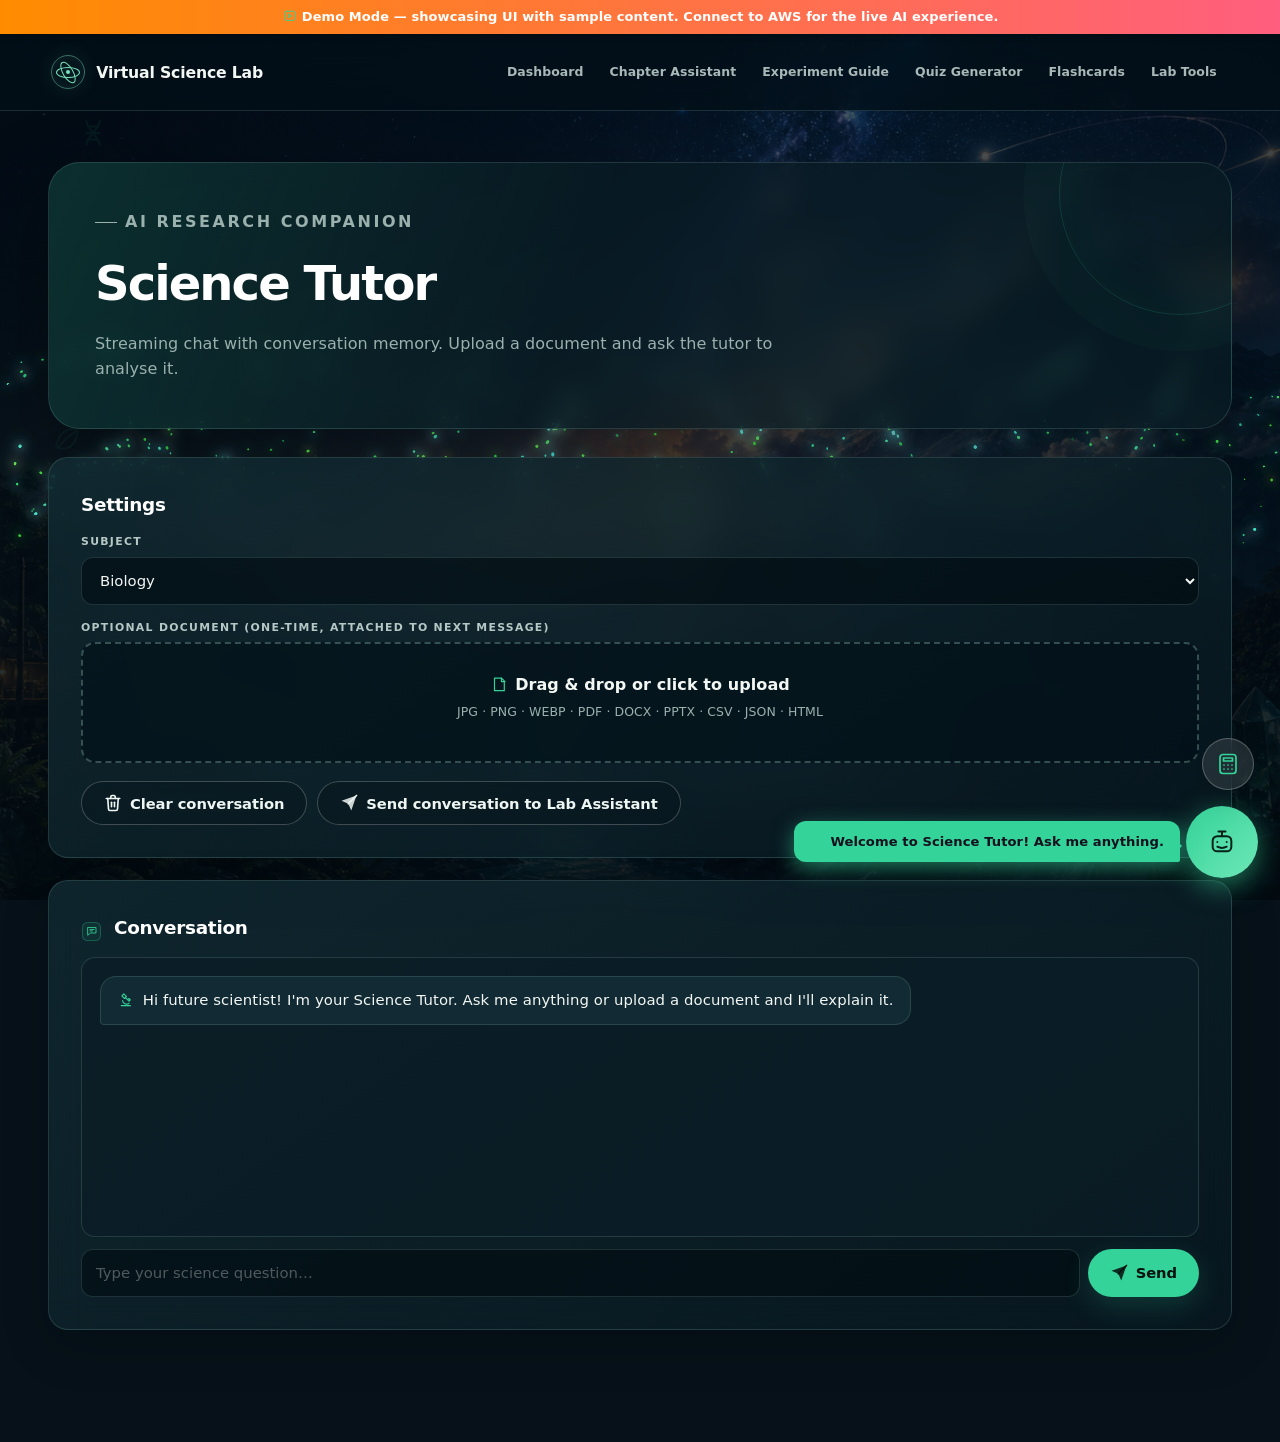
<file: frontend/tutor.html>
<!DOCTYPE html>
<html lang="en">
<head>
  <meta charset="UTF-8" />
  <meta name="viewport" content="width=device-width, initial-scale=1.0" />
  <title>Science Tutor</title>
  <meta name="description" content="Streaming AI chatbot science tutor with full conversation memory and document analysis support." />
  <link rel="icon" href="assets/icons/lab-mark.svg" />
  <link rel="stylesheet" href="styles.css" />
  <link rel="stylesheet" href="global-chat.css" />
  <link rel="stylesheet" href="toolkit.css" />
  <link rel="stylesheet" href="feedback.css" />
  <link rel="stylesheet" href="redesign.css" />
  <link rel="stylesheet" href="ui-icons.css" />
</head>
<body>

  <nav class="navbar">
    <div class="nav-inner">
      <a class="brand" href="welcome.html">🔬 Virtual Science Lab</a>
      <div class="nav-links">
        <a class="nav-link" href="index.html">Dashboard</a>
        <a class="nav-link" href="chapter.html">Chapter Assistant</a>
        <a class="nav-link" href="experiment.html">Experiment Guide</a>
        <a class="nav-link" href="quiz.html">Quiz Generator</a>
        <a class="nav-link" href="flashcards.html">Flashcards</a>
        <a class="nav-link" href="lab-tools.html">Lab Tools</a>
      </div>
    </div>
  </nav>

  <main class="page">
    <div class="page-header">
      <h1> Science Tutor</h1>
      <p>Streaming chat with conversation memory. Upload a document and ask the tutor to analyse it.</p>
    </div>

    <section class="card">
      <h2>Settings</h2>
      <label for="subject">Subject</label>
      <select id="subject" class="input">
        <option value="Biology">Biology</option>
        <option value="Chemistry">Chemistry</option>
        <option value="Physics">Physics</option>
      <option value="Science">General Science</option>
      </select>

      <label>Optional document (one-time, attached to next message)</label>
      <div class="dropzone" id="dz">
        <input type="file" id="file" accept=".jpg,.jpeg,.png,.webp,.pdf,.docx,.pptx,.csv,.json,.html" hidden />
        <p>📄 Drag &amp; drop or click to upload</p>
        <small>JPG · PNG · WEBP · PDF · DOCX · PPTX · CSV · JSON · HTML</small>
        <div class="file-info" id="file-info"></div>
      </div>

      <div class="btn-row" style="margin-top:18px">
        <button id="resetBtn" class="btn btn-ghost"></button>
        <button id="sendToAiBtn" class="btn btn-ghost"></button>
      </div>
    </section>

    <section class="card">
      <h2>💬 Conversation</h2>
      <div class="chat-panel" id="chat-panel">
        <div class="chat-bubble bot">
          🔬 Hi future scientist! I'm your Science Tutor. Ask me anything or upload a document and I'll explain it.
        </div>
      </div>
      <div class="chat-input-row">
        <input id="chatInput" type="text" class="input" placeholder="🔬 Type your science question…" />
        <button id="sendBtn" class="btn btn-primary btn-send"></button>
      </div>
    </section>
  </main>

  <script src="config.js"></script>
  <script src="demo-mode.js"></script>
  <script src="progress.js"></script>
  <script src="common.js"></script>
  <script src="vortex.js"></script>
  <script src="global-chat.js"></script>
  <script src="toolkit.js"></script>
  <script src="feedback.js"></script>
  <script>
    // Inject SVG icon buttons
    document.getElementById('sendBtn').innerHTML  = `${iconHtml('plane', 'btn-icon-plane')}<span>Send</span>`;
    document.getElementById('resetBtn').innerHTML = `${iconHtml('trash', 'btn-icon-trash')}<span>Clear conversation</span>`;
    document.getElementById('sendToAiBtn').innerHTML = `${iconHtml('plane', 'btn-icon-plane')}<span>Send conversation to Lab Assistant</span>`;

    let history = [];
    let pendingFile = { data: null, mime: null, name: null };
    setupDropzone('dz', 'file', 'file-info', f => pendingFile = f);

    // ── Send/async state guard ─────────────────────────────────────────
    // One in-flight request at a time: click, Enter and any other entry point
    // all go through send(), which bails while a request is active so a 2nd
    // Enter can't start a concurrent request. `tutorGen` is a monotonic
    // generation counter — clearing the conversation (resetBtn) aborts the
    // live fetch AND bumps the generation, so a late-resolving old request
    // checks its captured generation before writing history/DOM/button state
    // and silently drops out if it is stale.
    let tutorInFlight = false;
    let tutorAbort = null;
    let tutorGen = 0;

    function renderInline(text) {
      return escapeHtml(text)
        .replace(/^### (.+)$/gm, '<strong>$1</strong>')
        .replace(/^## (.+)$/gm,  '<strong>$1</strong>')
        .replace(/^# (.+)$/gm,   '<strong>$1</strong>')
        .replace(/\*\*([^*]+)\*\*/g, '<strong>$1</strong>')
        .replace(/(^|[^*])\*([^*]+)\*/g, '$1<em>$2</em>')
        .replace(/`([^`]+)`/g, '<code>$1</code>')
        .replace(/\n/g, '<br>');
    }

    async function send() {
      const input = document.getElementById('chatInput');
      const sendBtn = document.getElementById('sendBtn');
      const message = input.value.trim();
      if (!message) return;
      // In-flight guard: covers click, Enter and any future entry point. A
      // repeat click/Enter while awaiting the current reply does nothing.
      if (tutorInFlight) return;

      tutorInFlight = true;
      const myGen = tutorGen;
      const ctrl = new AbortController();
      tutorAbort = ctrl;
      setButtonLoading(sendBtn, true, 'Sending…');
      const subject = document.getElementById('subject').value;
      const panel   = document.getElementById('chat-panel');

      const userBubble = document.createElement('div');
      userBubble.className = 'chat-bubble user';
      userBubble.textContent = message;
      panel.appendChild(userBubble);
      input.value = '';
      panel.scrollTop = panel.scrollHeight;

      const botBubble = document.createElement('div');
      botBubble.className = 'chat-bubble bot';
      botBubble.innerHTML = '<span class="spinner"></span>Thinking…';
      panel.appendChild(botBubble);

      // Create the follow-scroll controller NOW (before awaiting the network),
      // so a user who scrolls up while waiting for the first chunk is already
      // recorded as "not following" and won't be yanked back down. Shared
      // helper (common.js) — same implementation the test drives.
      const followScroll = (typeof window.createFollowScroll === 'function')
        ? window.createFollowScroll(panel) : null;

      const url = window.STREAM_URLS.science_tutor;
      if (!url || url.startsWith('__URL_')) {
        botBubble.innerHTML = '<span class="error-msg">⚠️ Streaming URL not configured.</span>';
        showToast('Streaming URL not configured', 'error');
        if (followScroll) followScroll.destroy();
        setButtonLoading(sendBtn, false);
        tutorInFlight = false;
        if (tutorAbort === ctrl) tutorAbort = null;
        return;
      }

      const body = { subject, message, history: history.slice() };
      if (pendingFile.data) {
        body.file_data = pendingFile.data;
        body.file_mime = pendingFile.mime;
        body.file_name = pendingFile.name;
        pendingFile = { data: null, mime: null, name: null };
        document.getElementById('file-info').textContent = '';
      }

      // True while THIS request is still the current generation (not cleared).
      const isCurrent = () => myGen === tutorGen;

      try {
        const resp = await fetch(url, {
          method: 'POST',
          headers: apiHeaders(),
          body: JSON.stringify(body),
          signal: ctrl.signal,
        });
        if (!resp.ok) throw new Error(`HTTP ${resp.status}`);

        botBubble.innerHTML = '<span class="streaming-cursor"></span>';
        const reader = resp.body.getReader();
        const dec = new TextDecoder('utf-8');
        let full = '';
        try {
          while (true) {
            const { done, value } = await reader.read();
            if (done) break;
            full += dec.decode(value, { stream: true });
            // Conversation was cleared mid-stream — stop touching the DOM; the
            // bubble belongs to a wiped panel.
            if (!isCurrent()) return;
            botBubble.innerHTML = renderInline(full) + '<span class="streaming-cursor"></span>';
            if (followScroll) followScroll.onContentGrow();   // pin only if user is following
          }
        } finally {
          if (isCurrent()) botBubble.innerHTML = renderInline(full);
          if (followScroll) { followScroll.settle(); followScroll.destroy(); }
        }
        // Stale guard: if the session was cleared while this request was in
        // flight, do NOT write its turns back into the fresh history.
        if (!isCurrent()) return;
        history.push({ role: 'user', content: message });
        history.push({ role: 'assistant', content: full });
        recordActivity(subject);
        // Attach feedback widget to the bot bubble we just finished rendering.
        if (window.Feedback && full.trim()) {
          window.Feedback.attach(botBubble, {
            feature: 'tutor',
            subject,
            context: message.slice(0, 80),
          });
        }
      } catch (err) {
        // An abort from clearing the conversation is expected — stay silent and
        // leave the fresh panel untouched.
        if (err && err.name === 'AbortError') return;
        if (isCurrent()) {
          botBubble.innerHTML = `<span class="error-msg">⚠️ ${escapeHtml(err.message)}</span>`;
          showToast(`Failed: ${err.message}`, 'error');
        }
      } finally {
        if (followScroll) followScroll.destroy();   // idempotent: remove scroll listener
        // Only the CURRENT request restores shared state: an aborted/stale
        // request must not re-enable the button for (or clear the in-flight
        // flag of) a newer send.
        if (isCurrent()) {
          setButtonLoading(sendBtn, false);
          tutorInFlight = false;
          if (tutorAbort === ctrl) tutorAbort = null;
        }
      }
    }

    document.getElementById('sendBtn').addEventListener('click', send);
    document.getElementById('chatInput').addEventListener('keydown', e => {
      // Don't send mid-IME composition (Chinese/Japanese/Korean input): the
      // Enter that commits a candidate must stay with the IME. keyCode 229 is
      // the legacy signal some browsers still fire during composition.
      if (e.isComposing || e.keyCode === 229) return;
      if (e.key === 'Enter' && !e.shiftKey) {
        e.preventDefault();   // Shift+Enter still falls through → newline
        send();
      }
    });
    document.getElementById('resetBtn').addEventListener('click', () => {
      // Cancel any in-flight request and bump the generation so its late
      // response (if it still resolves) is treated as stale and writes nothing
      // back into the fresh conversation.
      tutorGen++;
      if (tutorAbort) { try { tutorAbort.abort(); } catch (_) {} tutorAbort = null; }
      tutorInFlight = false;
      setButtonLoading(document.getElementById('sendBtn'), false);
      history = [];
      pendingFile = { data: null, mime: null, name: null };
      document.getElementById('file-info').textContent = '';
      document.getElementById('chat-panel').innerHTML =
        '<div class="chat-bubble bot">Conversation cleared. Ask me anything!</div>';
      showToast('Conversation cleared', 'success', 2200);
    });
    document.getElementById('sendToAiBtn').addEventListener('click', () => {
      if (!history.length) {
        showToast('Have a conversation first', 'warning');
        return;
      }
      const subject = document.getElementById('subject').value;
      // Compile a summary of the tutor conversation
      const transcript = history.map(m => {
        const who = m.role === 'user' ? 'You' : 'Tutor';
        return `${who}: ${m.content}`;
      }).join('\n\n');
      window.GlobalChat && window.GlobalChat.injectContent(
        transcript, 'tutor', `🤖 Tutor: ${subject} (${history.length} turns)`
      );
    });
  </script>
  <script src="redesign.js"></script>
  <script src="ui-icons.js"></script>
</body>
</html>
</file>
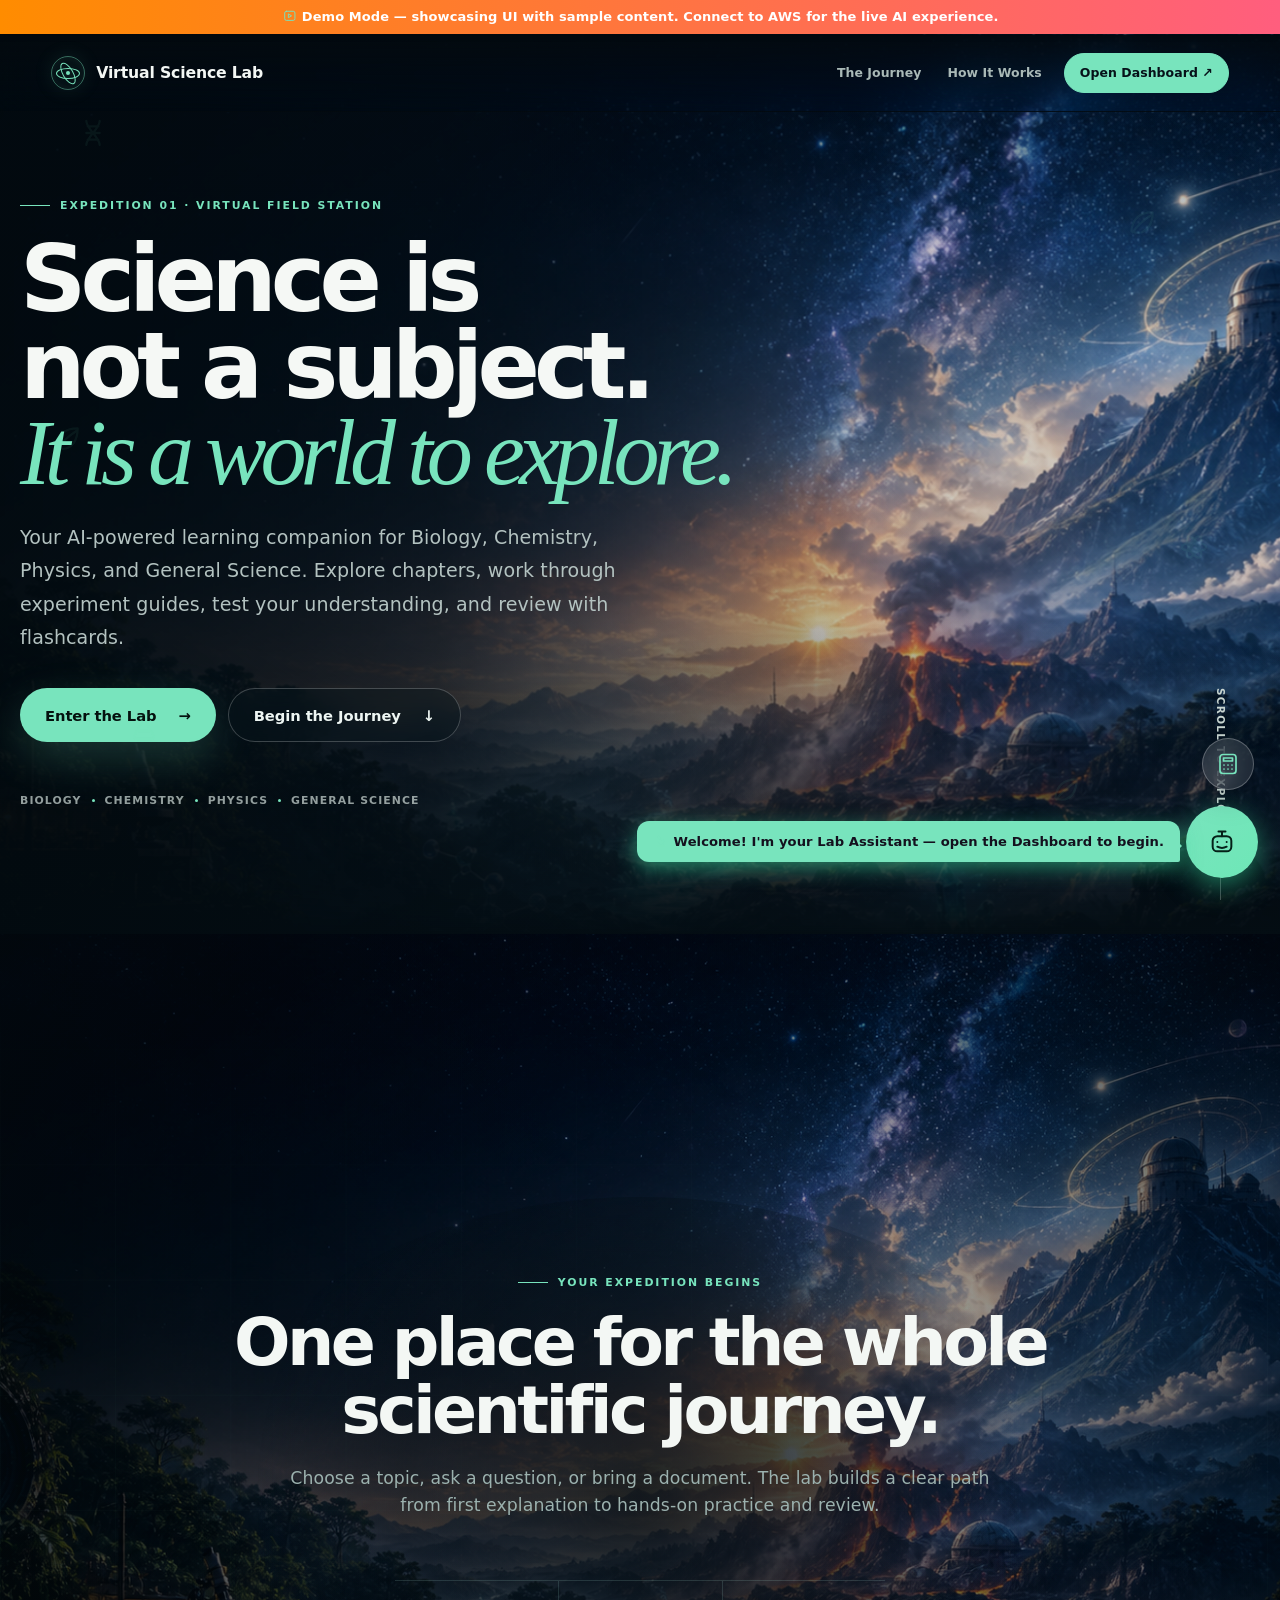
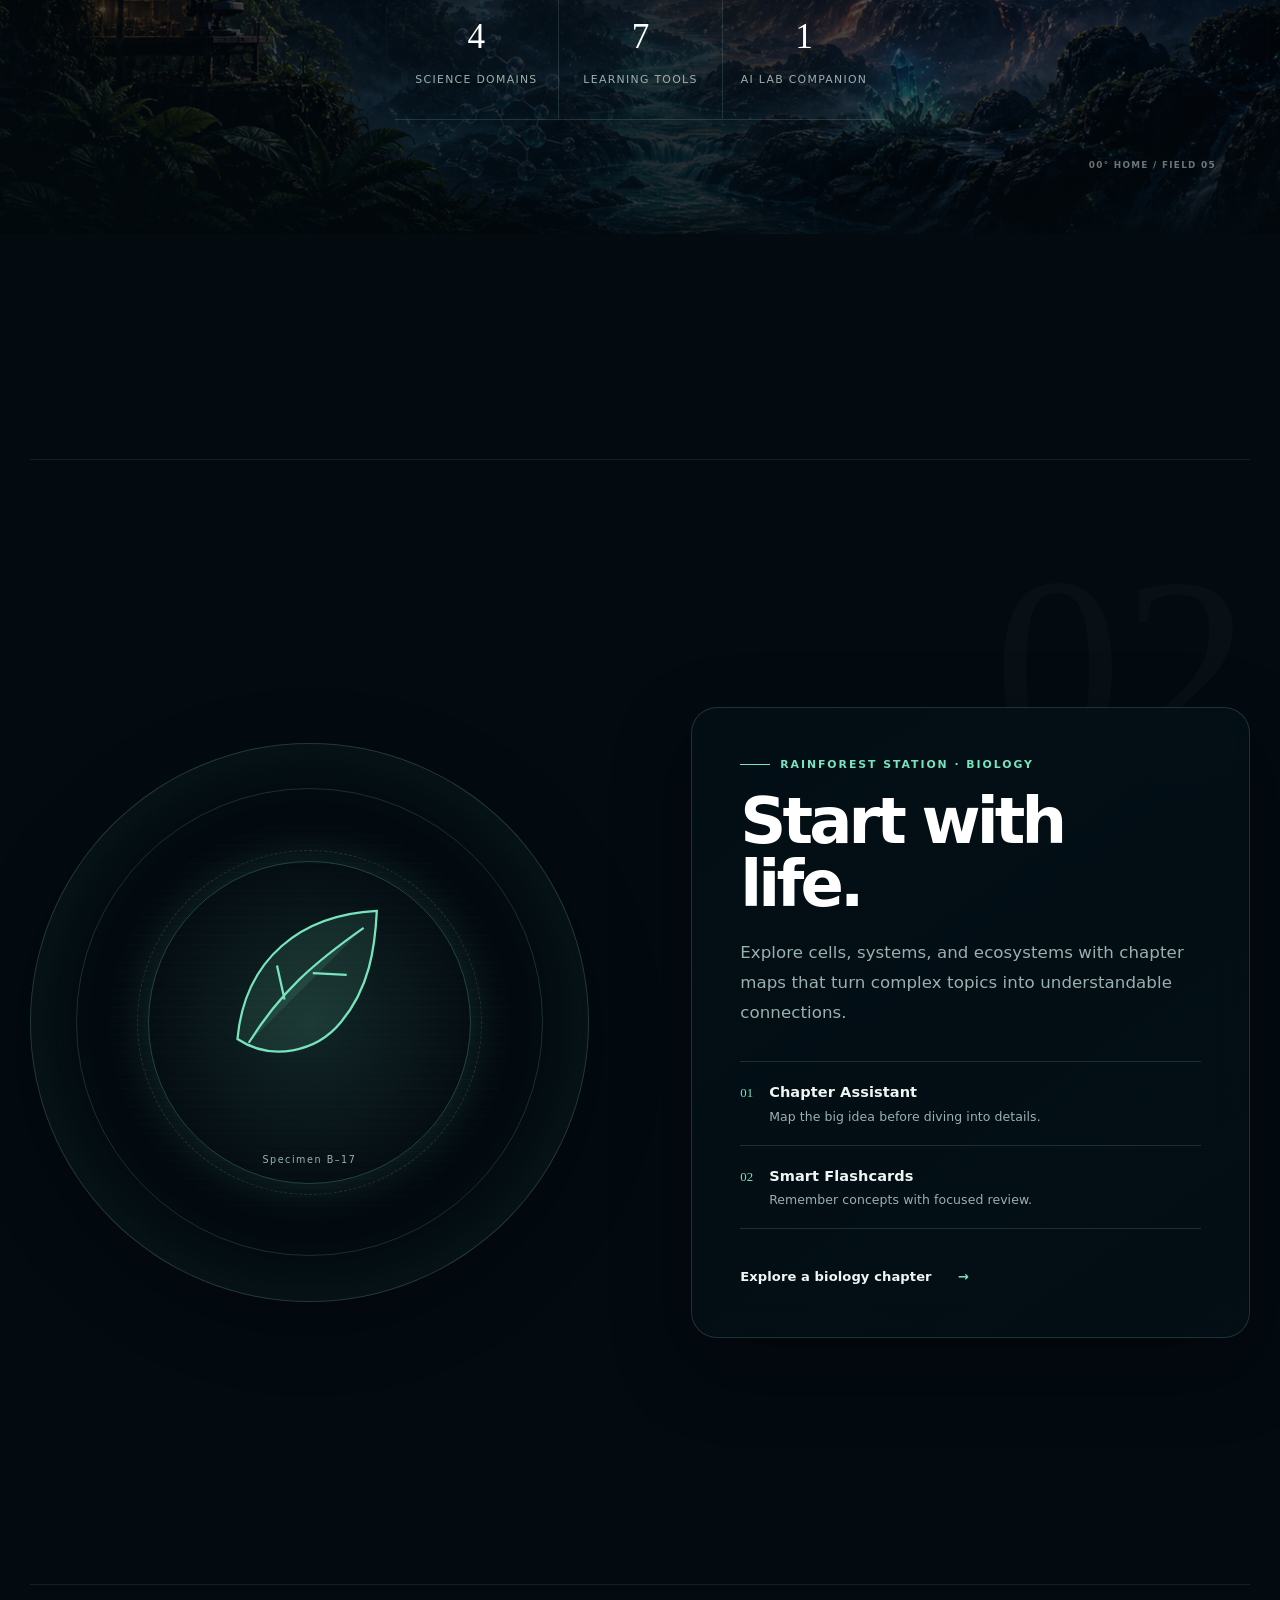
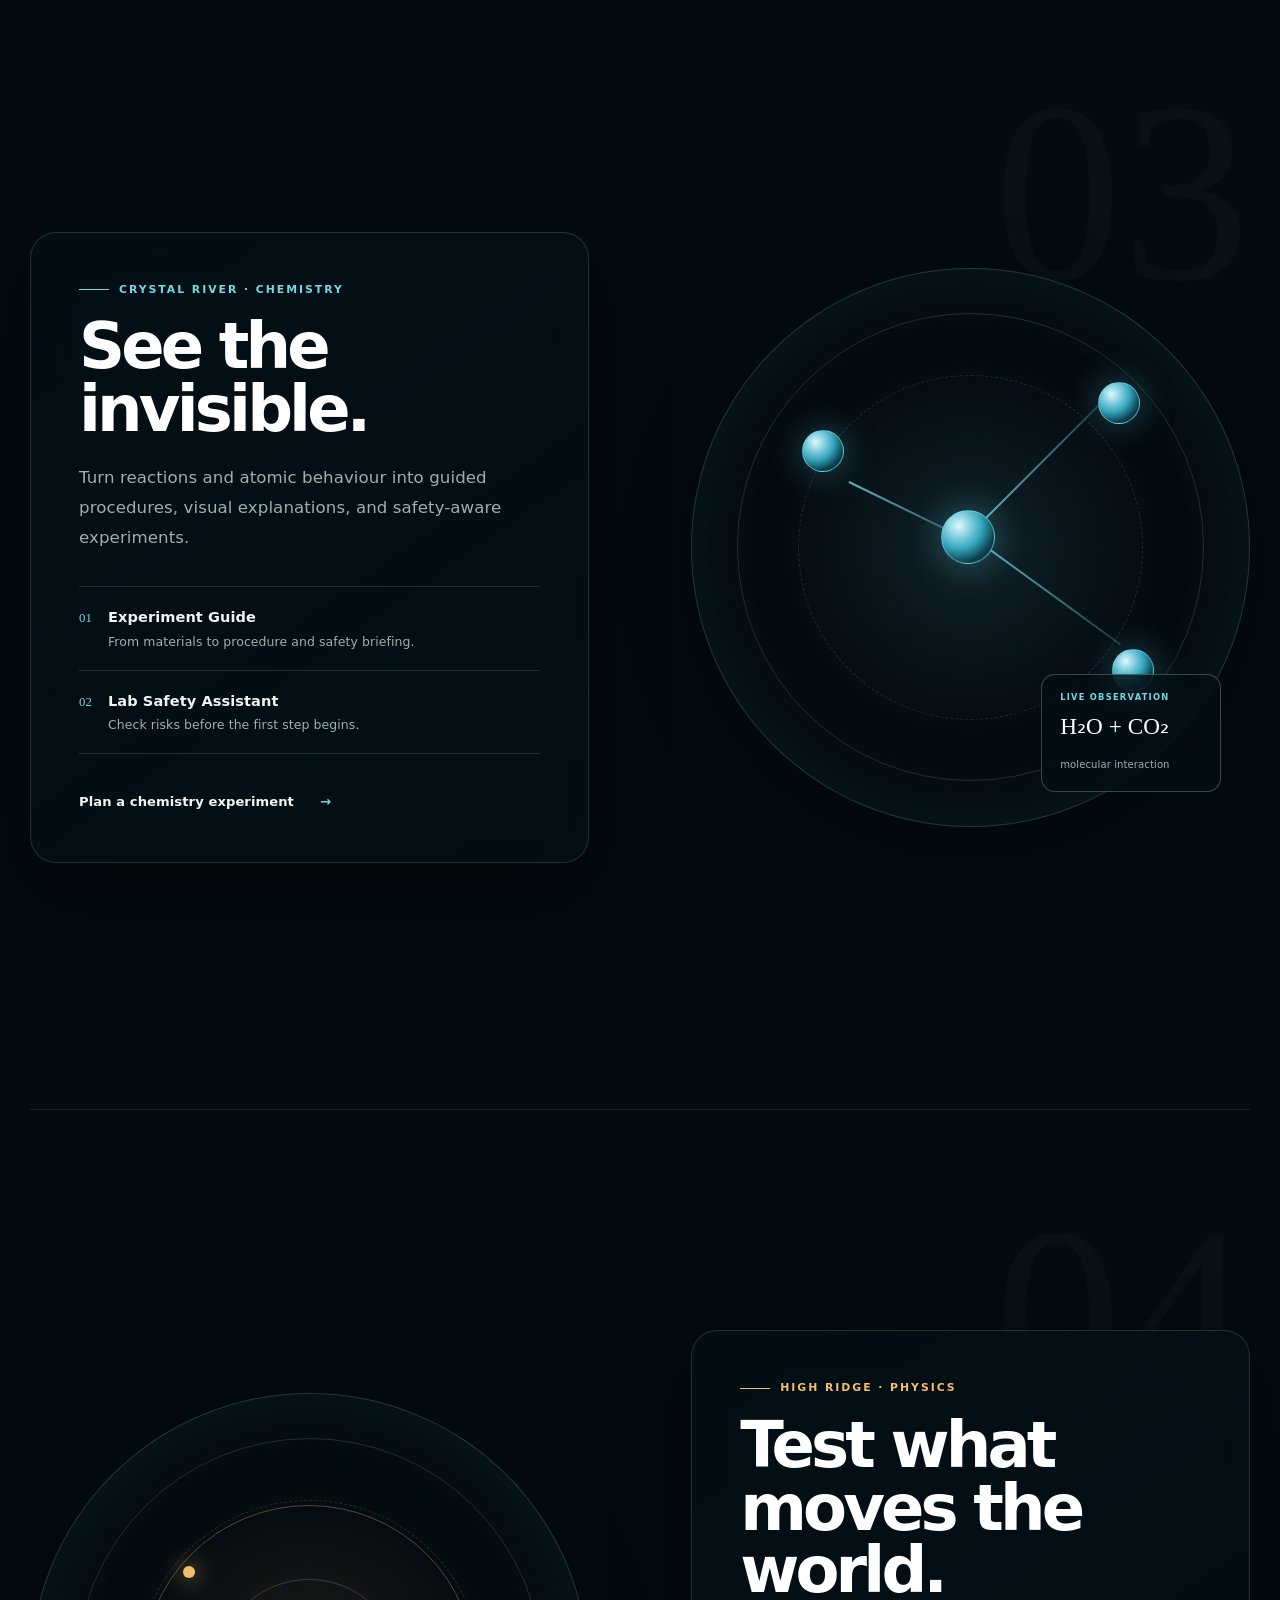
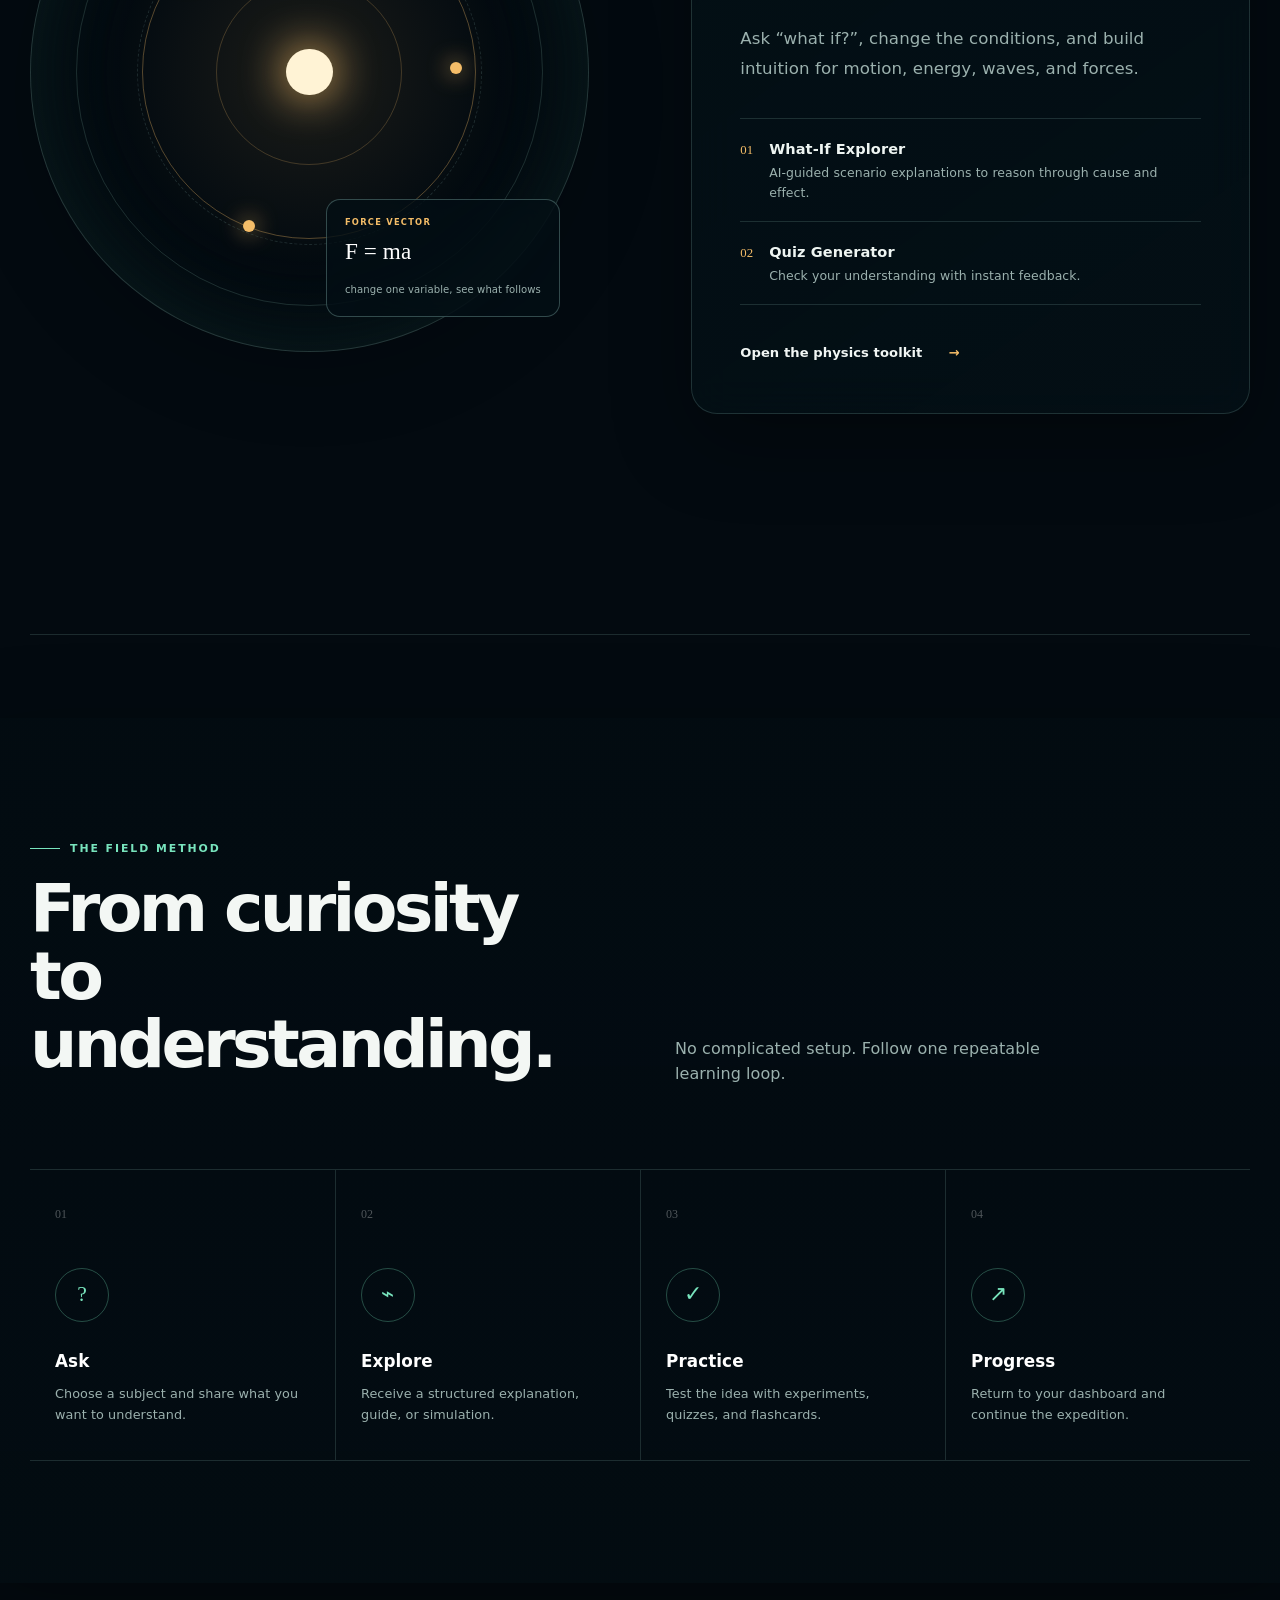
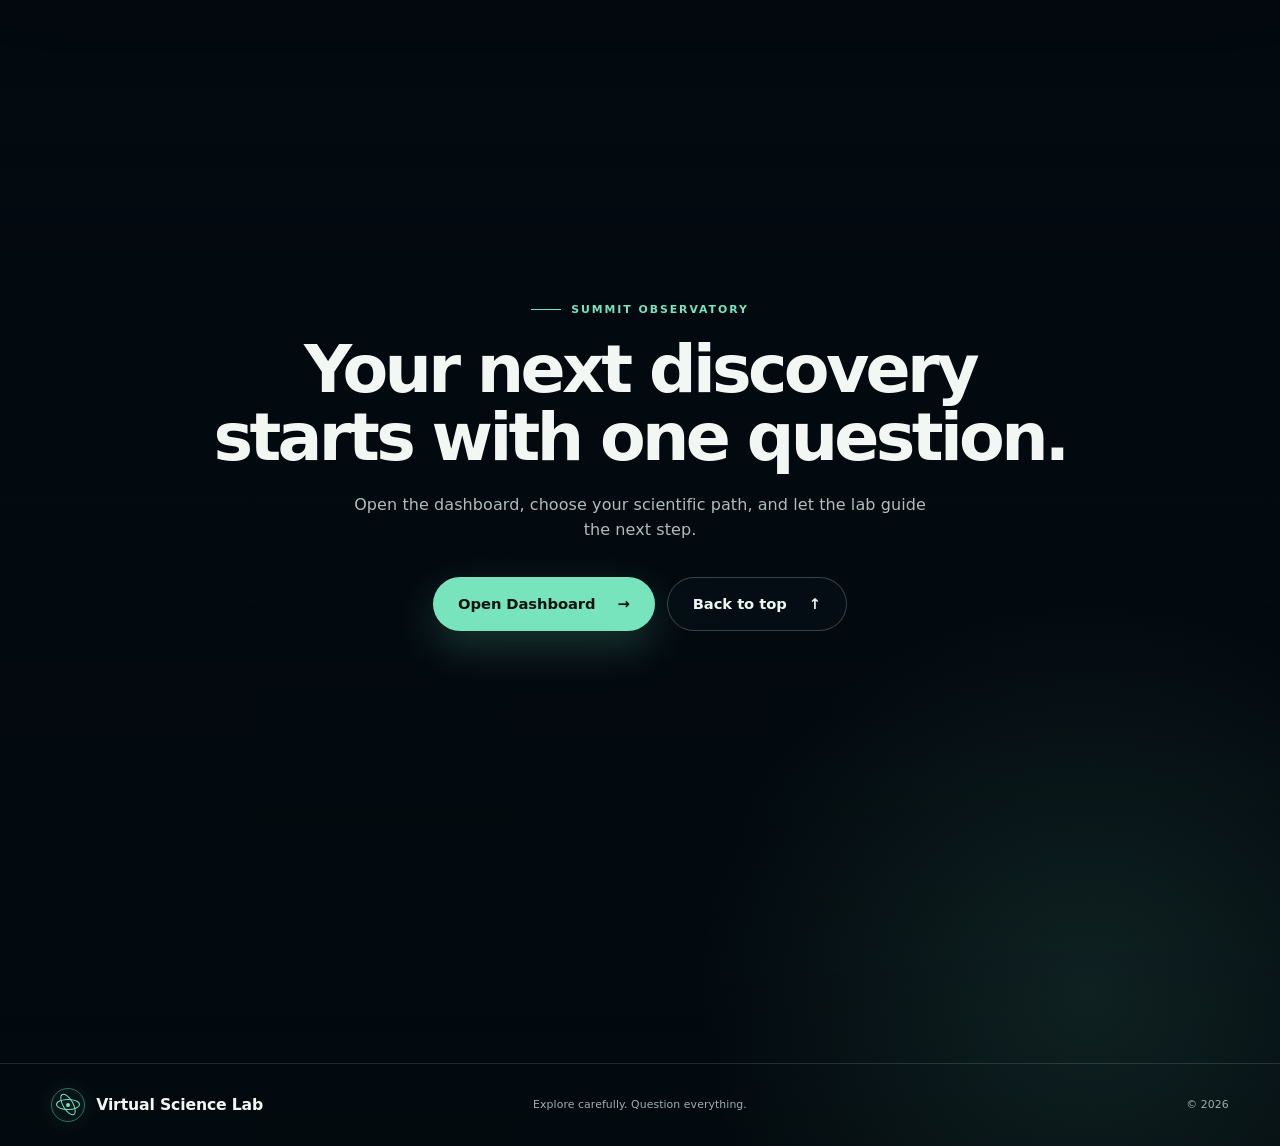
<file: frontend/welcome.html>
<!DOCTYPE html>
<html lang="en">
<head>
  <meta charset="UTF-8" />
  <meta name="viewport" content="width=device-width, initial-scale=1.0" />
  <meta name="theme-color" content="#061119" />
  <title>Welcome — Virtual Science Lab</title>
  <meta name="description" content="Your AI-powered learning companion for Biology, Chemistry, Physics, and General Science. Explore chapters, work through experiment guides, test your understanding, and review with flashcards." />
  <link rel="icon" href="assets/icons/lab-mark.svg" />
  <link rel="stylesheet" href="styles.css" />
  <link rel="stylesheet" href="global-chat.css" />
  <link rel="stylesheet" href="toolkit.css" />
  <link rel="stylesheet" href="redesign.css?v=hero-video-4" />
  <link rel="stylesheet" href="ui-icons.css" />
</head>
<body class="expedition-page">
  <a class="skip-link" href="#expedition">Skip to expedition</a>

  <nav class="navbar expedition-nav" aria-label="Primary navigation">
    <div class="nav-inner">
      <a class="brand" href="welcome.html">Virtual Science Lab</a>
      <div class="nav-links">
        <a class="nav-link" href="#expedition">The Journey</a>
        <a class="nav-link" href="#how-it-works">How It Works</a>
        <a class="nav-link nav-link-cta" href="index.html">Open Dashboard <span aria-hidden="true">↗</span></a>
      </div>
    </div>
  </nav>

  <div class="journey-progress" aria-hidden="true"><span id="journeyProgress"></span></div>

  <header class="expedition-hero" id="top">
    <div class="hero-media" data-cinematic-media>
      <img src="assets/images/science-expedition-hero.png" alt="A science expedition from a rainforest laboratory to a mountain observatory" />
      <div class="hero-media-shade"></div>
      <div class="hero-atmosphere" aria-hidden="true"></div>
    </div>

    <div class="hero-copy">
      <p class="eyebrow"><span></span> Expedition 01 · Virtual Field Station</p>
      <h1>Science is not a subject.<br /><em>It is a world to explore.</em></h1>
      <p class="hero-lede">Your AI-powered learning companion for Biology, Chemistry, Physics, and General Science. Explore chapters, work through experiment guides, test your understanding, and review with flashcards.</p>
      <div class="hero-actions">
        <a class="btn btn-primary btn-expedition" href="index.html">Enter the Lab <span aria-hidden="true">→</span></a>
        <a class="btn btn-ghost" href="#expedition">Begin the Journey <span aria-hidden="true">↓</span></a>
      </div>
      <div class="hero-proof" aria-label="Available learning areas">
        <span>Biology</span><i></i><span>Chemistry</span><i></i><span>Physics</span><i></i><span>General Science</span>
      </div>
    </div>

    <a class="scroll-cue" href="#expedition" aria-label="Scroll to explore">
      <span>Scroll to explore</span><b aria-hidden="true"></b>
    </a>
  </header>

  <main id="expedition" class="expedition-story camera-enabled">
    <div class="journey-camera" data-journey-camera aria-hidden="true">
      <div class="journey-camera-motion">
        <img class="journey-camera-poster" src="assets/images/science-expedition-hero.png" alt="" />
      </div>
      <div class="journey-camera-shade"></div>
      <div class="journey-camera-grid"></div>
      <div class="camera-coordinates" id="cameraCoordinates">04° SKY / ALT 01</div>
    </div>

    <aside class="journey-rail" aria-label="Expedition chapters">
      <a href="#basecamp" class="rail-stop active"><span>01</span><b>Basecamp</b></a>
      <a href="#rainforest" class="rail-stop"><span>02</span><b>Biology</b></a>
      <a href="#river" class="rail-stop"><span>03</span><b>Chemistry</b></a>
      <a href="#mountain" class="rail-stop"><span>04</span><b>Physics</b></a>
      <a href="#summit" class="rail-stop"><span>05</span><b>Summit</b></a>
    </aside>

    <section class="story-intro reveal" id="basecamp" data-journey-stop="basecamp">
      <p class="eyebrow"><span></span> Your expedition begins</p>
      <h2>One place for the whole scientific journey.</h2>
      <p>Choose a topic, ask a question, or bring a document. The lab builds a clear path from first explanation to hands-on practice and review.</p>
      <div class="story-stats">
        <div><strong>4</strong><span>science domains</span></div>
        <div><strong>7</strong><span>learning tools</span></div>
        <div><strong>1</strong><span>AI lab companion</span></div>
      </div>
    </section>

    <section class="biome biome-biology" id="rainforest" data-journey-stop="rainforest">
      <div class="biome-number" aria-hidden="true">02</div>
      <div class="biome-visual reveal">
        <div class="specimen-card specimen-leaf">
          <span class="specimen-orbit"></span>
          <svg viewBox="0 0 120 120" aria-hidden="true"><path d="M96 18C56 20 26 43 22 86c18 12 42 7 55-9 15-18 18-39 19-59Z"/><path d="M28 88c17-27 34-42 61-61M47 65l-4-18M62 51l18 1"/></svg>
          <small>Specimen B–17</small>
        </div>
        <div class="scan-lines" aria-hidden="true"></div>
      </div>
      <div class="biome-copy reveal">
        <p class="eyebrow"><span></span> Rainforest Station · Biology</p>
        <h2>Start with life.</h2>
        <p>Explore cells, systems, and ecosystems with chapter maps that turn complex topics into understandable connections.</p>
        <ul class="feature-list">
          <li><span>01</span><div><strong>Chapter Assistant</strong><small>Map the big idea before diving into details.</small></div></li>
          <li><span>02</span><div><strong>Smart Flashcards</strong><small>Remember concepts with focused review.</small></div></li>
        </ul>
        <a class="text-link" href="chapter.html">Explore a biology chapter <span>→</span></a>
      </div>
    </section>

    <section class="biome biome-chemistry" id="river" data-journey-stop="river">
      <div class="biome-number" aria-hidden="true">03</div>
      <div class="biome-copy reveal">
        <p class="eyebrow"><span></span> Crystal River · Chemistry</p>
        <h2>See the invisible.</h2>
        <p>Turn reactions and atomic behaviour into guided procedures, visual explanations, and safety-aware experiments.</p>
        <ul class="feature-list">
          <li><span>01</span><div><strong>Experiment Guide</strong><small>From materials to procedure and safety briefing.</small></div></li>
          <li><span>02</span><div><strong>Lab Safety Assistant</strong><small>Check risks before the first step begins.</small></div></li>
        </ul>
        <a class="text-link" href="experiment.html">Plan a chemistry experiment <span>→</span></a>
      </div>
      <div class="biome-visual reveal">
        <div class="molecule-field" aria-hidden="true">
          <span class="atom a1"></span><span class="atom a2"></span><span class="atom a3"></span><span class="atom a4"></span>
          <i class="bond b1"></i><i class="bond b2"></i><i class="bond b3"></i>
        </div>
        <div class="formula-card"><small>LIVE OBSERVATION</small><strong>H₂O + CO₂</strong><span>molecular interaction</span></div>
      </div>
    </section>

    <section class="biome biome-physics" id="mountain" data-journey-stop="mountain">
      <div class="biome-number" aria-hidden="true">04</div>
      <div class="biome-visual reveal">
        <div class="force-orbit" aria-hidden="true"><span></span><span></span><span></span><b></b></div>
        <div class="measure-card"><small>FORCE VECTOR</small><strong>F = ma</strong><span>change one variable, see what follows</span></div>
      </div>
      <div class="biome-copy reveal">
        <p class="eyebrow"><span></span> High Ridge · Physics</p>
        <h2>Test what moves the world.</h2>
        <p>Ask “what if?”, change the conditions, and build intuition for motion, energy, waves, and forces.</p>
        <ul class="feature-list">
          <li><span>01</span><div><strong>What‑If Explorer</strong><small>AI-guided scenario explanations to reason through cause and effect.</small></div></li>
          <li><span>02</span><div><strong>Quiz Generator</strong><small>Check your understanding with instant feedback.</small></div></li>
        </ul>
        <a class="text-link" href="lab-tools.html">Open the physics toolkit <span>→</span></a>
      </div>
    </section>

    <section class="workflow" id="how-it-works">
      <div class="workflow-heading reveal">
        <p class="eyebrow"><span></span> The field method</p>
        <h2>From curiosity to understanding.</h2>
        <p>No complicated setup. Follow one repeatable learning loop.</p>
      </div>
      <div class="workflow-grid">
        <article class="workflow-step reveal"><span>01</span><div class="step-icon">?</div><h3>Ask</h3><p>Choose a subject and share what you want to understand.</p></article>
        <article class="workflow-step reveal"><span>02</span><div class="step-icon">⌁</div><h3>Explore</h3><p>Receive a structured explanation, guide, or simulation.</p></article>
        <article class="workflow-step reveal"><span>03</span><div class="step-icon">✓</div><h3>Practice</h3><p>Test the idea with experiments, quizzes, and flashcards.</p></article>
        <article class="workflow-step reveal"><span>04</span><div class="step-icon">↗</div><h3>Progress</h3><p>Return to your dashboard and continue the expedition.</p></article>
      </div>
    </section>

    <section class="summit" id="summit" data-journey-stop="summit">
      <div class="summit-glow" aria-hidden="true"></div>
      <div class="summit-content reveal">
        <p class="eyebrow"><span></span> Summit Observatory</p>
        <h2>Your next discovery<br />starts with one question.</h2>
        <p>Open the dashboard, choose your scientific path, and let the lab guide the next step.</p>
        <div class="hero-actions summit-actions">
          <a class="btn btn-primary btn-expedition" href="index.html">Open Dashboard <span aria-hidden="true">→</span></a>
          <a class="btn btn-ghost" href="#top">Back to top <span aria-hidden="true">↑</span></a>
        </div>
      </div>
      <footer class="expedition-footer"><a class="brand" href="welcome.html">Virtual Science Lab</a><p>Explore carefully. Question everything.</p><span>© 2026</span></footer>
    </section>
  </main>

  <script src="config.js"></script>
  <script src="demo-mode.js"></script>
  <script src="progress.js"></script>
  <script src="common.js"></script>
  <script src="vortex.js"></script>
  <script src="global-chat.js"></script>
  <script src="toolkit.js"></script>
  <script src="redesign.js"></script>
  <script src="welcome-video.js?v=hero-video-4"></script>
  <script src="ui-icons.js"></script>
</body>
</html>
</file>
<file: frontend/styles.css>
/* ─── Color palette ──────────────────────────────────────────────────
 *  Single dark theme. Subject selectors swap the ACCENT color only;
 *  base surfaces stay neutral so layout reads consistently across
 *  Biology / Chemistry / Physics. The Vortex carries the per-subject
 *  color via its hue.
 * ─────────────────────────────────────────────────────────────── */

:root,
[data-subject="Biology"] {
  --c-accent:        #34d399;
  --c-accent-2:      #6ee7b7;
  --c-accent-rgb:    52, 211, 153;
  --c-accent-soft:   rgba(52, 211, 153, 0.10);
  --c-accent-glow:   rgba(52, 211, 153, 0.55);
}
[data-subject="Chemistry"] {
  --c-accent:        #c084fc;
  --c-accent-2:      #d8b4fe;
  --c-accent-rgb:    192, 132, 252;
  --c-accent-soft:   rgba(192, 132, 252, 0.10);
  --c-accent-glow:   rgba(192, 132, 252, 0.55);
}
[data-subject="Physics"] {
  --c-accent:        #60a5fa;
  --c-accent-2:      #93c5fd;
  --c-accent-rgb:    96, 165, 250;
  --c-accent-soft:   rgba(96, 165, 250, 0.10);
  --c-accent-glow:   rgba(96, 165, 250, 0.55);
}

[data-subject="Science"] {
  --c-accent:        #fbbf24;
  --c-accent-2:      #fcd34d;
  --c-accent-rgb:    251, 191, 36;
  --c-accent-soft:   rgba(251, 191, 36, 0.10);
  --c-accent-glow:   rgba(251, 191, 36, 0.55);
}

/* Universal dark surfaces. */
:root {
  --c-bg-page:        #14101e;
  --c-bg-glass:       rgba(42, 27, 66, 0.55);
  --c-bg-glass-2:     rgba(56, 36, 86, 0.75);
  --c-input-bg:       rgba(255, 255, 255, 0.04);
  --c-input-bg-focus: rgba(255, 255, 255, 0.07);
  --c-border:         rgba(255, 255, 255, 0.06);
  --c-border-strong:  rgba(255, 255, 255, 0.12);
  --c-text:           #f3f4f6;
  --c-text-strong:    #ffffff;
  --c-muted:          #9ca3af;
  --c-shadow:         rgba(0, 0, 0, 0.50);
  --c-shadow-strong:  rgba(0, 0, 0, 0.65);

  --c-success-bg:     rgba(52, 211, 153, 0.12);
  --c-success-fg:     #6ee7b7;
  --c-error-bg:       rgba(248, 113, 113, 0.12);
  --c-error-fg:       #fca5a5;
  --c-warning-bg:     rgba(251, 191, 36, 0.12);
  --c-warning-fg:     #fcd34d;

  /* Legacy aliases — keep older selectors working unchanged. */
  --c-primary:        var(--c-accent);
  --c-primary-light:  var(--c-accent-2);
  --c-primary-rgb:    var(--c-accent-rgb);
  --c-card-bg:        var(--c-bg-glass);
  --c-card-border:    var(--c-border);
  --c-deep-green:     var(--c-accent);
  --c-yellow-green:   var(--c-accent-2);
  --c-cream:          var(--c-bg-glass-2);
  --c-soft-green:     var(--c-bg-glass-2);
  --c-white:          #ffffff;
}

* { box-sizing: border-box; margin: 0; padding: 0; }

html, body {
  font-family: -apple-system, BlinkMacSystemFont, "Segoe UI", "Inter", Roboto, sans-serif;
  color: var(--c-text);
  background: var(--c-bg-page);
  min-height: 100vh;
  line-height: 1.6;
  letter-spacing: 0.005em;
  -webkit-font-smoothing: antialiased;
  -moz-osx-font-smoothing: grayscale;
}

a { color: var(--c-accent); text-decoration: none; }
a:hover { color: var(--c-accent-2); }

/* ─── Floating subject icons ─────────────────────────────────────────── */
.floating-icon {
  position: fixed;
  font-size: 2rem;
  opacity: 0.06;
  pointer-events: none;
  z-index: 0;
  animation: float 22s ease-in-out infinite;
  user-select: none;
}
@keyframes float {
  0%, 100% { transform: translateY(0)    rotate(0deg); }
  25%      { transform: translateY(-30px) rotate(5deg); }
  50%      { transform: translateY(-15px) rotate(-3deg); }
  75%      { transform: translateY(-40px) rotate(8deg); }
}

/* ─── Vortex particle background ─────────────────────────────────────── */
#vortex-canvas {
  position: fixed;
  inset: 0;
  width: 100vw;
  height: 100vh;
  z-index: 0;
  pointer-events: none;
  background: transparent;
  opacity: 0.85;
  mix-blend-mode: lighten;
  transition: opacity 0.6s ease;
}
@media (max-width: 600px) { #vortex-canvas { opacity: 0.5; } }
@media print              { #vortex-canvas { display: none !important; } }

/* ─── Navbar ─────────────────────────────────────────────────────────── */
.navbar {
  background: rgba(20, 13, 38, 0.65);
  backdrop-filter: blur(14px);
  -webkit-backdrop-filter: blur(14px);
  border-bottom: 1px solid var(--c-border);
  position: sticky;
  top: 0;
  z-index: 100;
}
.nav-inner {
  width: 100%;
  max-width: 100%;
  padding: 20px 40px;
  display: flex;
  align-items: center;
  justify-content: space-between;
  gap: 14px;
  flex-wrap: wrap;
}
.brand {
  font-weight: 700;
  font-size: 1.15rem;
  color: var(--c-text-strong);
  letter-spacing: 0.02em;
  text-decoration: none;
  cursor: pointer;
  transition: color 0.2s, transform 0.2s;
}
.brand:hover {
  color: var(--c-accent);
  text-decoration: none;
  transform: scale(1.03);
}
.nav-links {
  display: flex;
  gap: 4px;
  flex-wrap: wrap;
  align-items: center;
  margin-left: auto;
}
.nav-link {
  padding: 8px 14px;
  border-radius: 999px;
  font-size: 0.85rem;
  font-weight: 500;
  color: var(--c-muted);
  background: transparent;
  transition: background 0.2s, color 0.2s;
}
.nav-link:hover {
  background: var(--c-bg-glass-2);
  color: var(--c-text-strong);
  text-decoration: none;
}
.nav-link.active {
  background: var(--c-accent);
  color: #14101e;
  box-shadow: 0 4px 14px var(--c-accent-glow);
}

/* ─── Page container & header ────────────────────────────────────────── */
.page {
  max-width: 1400px;
  margin: 0 auto;
  padding: 36px 40px 60px;
  position: relative;
  z-index: 1;
}
.page-header {
  background: var(--c-bg-glass);
  backdrop-filter: blur(12px);
  -webkit-backdrop-filter: blur(12px);
  border-radius: 20px;
  padding: 26px 30px;
  margin-bottom: 24px;
  border: 1px solid var(--c-border);
  box-shadow: 0 6px 28px var(--c-shadow);
}
.page-header h1 {
  font-size: 1.85rem;
  color: var(--c-text-strong);
  font-weight: 700;
  letter-spacing: 0.01em;
  margin-bottom: 6px;
}
.page-header p { color: var(--c-muted); font-size: 0.95rem; }

/* ─── Cards & form ──────────────────────────────────────────────────── */
.card {
  background: var(--c-bg-glass);
  backdrop-filter: blur(12px);
  -webkit-backdrop-filter: blur(12px);
  border-radius: 18px;
  padding: 24px;
  margin-bottom: 18px;
  box-shadow: 0 4px 20px var(--c-shadow);
  border: 1px solid var(--c-border);
  transition: border-color 0.3s ease;
}
.card:hover { border-color: rgba(var(--c-accent-rgb), 0.30); }
.card h2 {
  font-size: 1.1rem;
  color: var(--c-text-strong);
  font-weight: 600;
  letter-spacing: 0.01em;
  margin-bottom: 14px;
}

label {
  display: block;
  font-size: 0.72rem;
  font-weight: 600;
  color: var(--c-muted);
  margin: 14px 0 6px;
  text-transform: uppercase;
  letter-spacing: 0.06em;
}
.input {
  width: 100%;
  padding: 12px 14px;
  border: 1px solid var(--c-border);
  border-radius: 12px;
  background: var(--c-input-bg);
  font-size: 0.93rem;
  font-family: inherit;
  color: var(--c-text);
  outline: none;
  transition: border-color 0.2s, box-shadow 0.2s, background 0.2s;
}
.input:focus {
  border-color: var(--c-accent);
  background: var(--c-input-bg-focus);
  box-shadow: 0 0 0 3px var(--c-accent-soft);
}
.input::placeholder { color: rgba(255, 255, 255, 0.30); }
select.input { cursor: pointer; }

/* iOS Safari auto-zooms when a focused field has font-size < 16px. Bump form
   controls to 16px on small screens to stop the zoom-in jump. User pinch-zoom
   is NOT disabled (the viewport meta has no maximum-scale/user-scalable=no). */
@media (max-width: 600px) {
  .input,
  input.input,
  select.input,
  textarea.input { font-size: 16px; }
  /* NOTE: toolkit (.tk-conv-input/.tk-conv-select/.tk-search) and global chat
     (.gc-input) controls get their 16px rule inside toolkit.css / global-chat.css
     respectively — those stylesheets load AFTER styles.css, so a rule here would
     be overridden by their default font-size. Keep each control's mobile size
     in its own (last-loaded) stylesheet. */
}

/* Native <option> elements ignore most CSS but accept background-color and
   color in modern Chrome / Firefox / Safari. Without these overrides the
   browser falls back to the OS-level light dropdown which is unreadable
   over our dark theme (text is white on white). */
.input option,
select option {
  background-color: #1f1330;
  color: var(--c-text);
  padding: 6px 10px;
}
.input option:checked,
select option:checked,
.input option:hover,
select option:hover {
  background-color: var(--c-accent);
  color: #14101e;
}

/* ─── Buttons ────────────────────────────────────────────────────────── */
.btn {
  border: none;
  cursor: pointer;
  padding: 12px 22px;
  font-size: 0.92rem;
  font-weight: 600;
  letter-spacing: 0.02em;
  border-radius: 12px;
  font-family: inherit;
  display: inline-flex;
  align-items: center;
  justify-content: center;
  gap: 8px;
  position: relative;
  overflow: hidden;
  transition: transform 0.15s, box-shadow 0.25s, background 0.2s, border-color 0.2s, color 0.2s;
}
.btn-primary {
  background: linear-gradient(135deg, var(--c-accent-2), var(--c-accent));
  color: #14101e;
  box-shadow: 0 4px 14px var(--c-accent-glow);
}
.btn-primary:hover {
  transform: translateY(-2px);
  box-shadow: 0 10px 30px var(--c-accent-glow);
}
.btn-primary:active { transform: translateY(0); }
.btn-primary:hover .btn-icon { animation: pulse 0.6s ease; }

.btn-ghost {
  background: transparent;
  border: 1px solid var(--c-border-strong);
  color: var(--c-text);
}
.btn-ghost:hover {
  background: var(--c-accent-soft);
  border-color: rgba(var(--c-accent-rgb), 0.50);
  color: var(--c-accent);
}
.btn-ghost:hover .btn-icon-rotate { animation: spin360 0.5s ease; }
.btn-ghost:hover .btn-icon-trash  { animation: shake 0.5s ease; }
.btn-send:hover .btn-icon-plane   { animation: flyOut 0.6s forwards; }

.btn:disabled {
  opacity: 0.55;
  cursor: not-allowed;
  transform: none !important;
  box-shadow: none !important;
}

.btn-icon {
  display: inline-flex;
  width: 18px;
  height: 18px;
  flex: 0 0 18px;
  vertical-align: middle;
  transition: transform 0.2s ease;
}
.btn-icon svg { width: 100%; height: 100%; }

.btn-spinner {
  display: inline-block;
  width: 16px;
  height: 16px;
  border: 2px solid rgba(0, 0, 0, 0.25);
  border-top-color: rgba(0, 0, 0, 0.85);
  border-radius: 50%;
  animation: spin 0.8s linear infinite;
  vertical-align: middle;
}
.btn-ghost .btn-spinner {
  border-color: rgba(var(--c-accent-rgb), 0.30);
  border-top-color: var(--c-accent);
}

@keyframes pulse {
  0%   { transform: scale(1); }
  50%  { transform: scale(1.25); }
  100% { transform: scale(1); }
}
@keyframes spin360 { to { transform: rotate(360deg); } }
@keyframes shake {
  0%, 100% { transform: translateX(0); }
  25% { transform: translateX(-3px) rotate(-8deg); }
  75% { transform: translateX(3px) rotate(8deg); }
}
@keyframes flyOut {
  0%   { transform: translateX(0) translateY(0); opacity: 1; }
  100% { transform: translateX(20px) translateY(-10px); opacity: 0; }
}

.btn-row { display: flex; gap: 10px; flex-wrap: wrap; margin-top: 6px; }

/* ─── Dropzone ───────────────────────────────────────────────────────── */
.dropzone {
  border: 2px dashed var(--c-border-strong);
  border-radius: 14px;
  padding: 28px 16px;
  text-align: center;
  background: var(--c-input-bg);
  cursor: pointer;
  transition: border-color 0.2s, background 0.2s;
}
.dropzone:hover, .dropzone.dragover {
  border-color: var(--c-accent);
  background: var(--c-accent-soft);
}
.dropzone p { color: var(--c-text); font-weight: 600; }
.dropzone small { color: var(--c-muted); font-size: 0.78rem; }
.file-info {
  margin-top: 10px;
  font-size: 0.85rem;
  color: var(--c-accent-2);
  font-weight: 500;
}

.reference-input-group {
  margin-top: 14px;
  padding: 16px;
  border: 1px solid var(--c-border);
  border-radius: 14px;
  background: rgba(5, 19, 26, 0.34);
}
.reference-input-group > label:first-child { margin-top: 0; }
.reference-or {
  display: flex;
  align-items: center;
  gap: 12px;
  margin: 14px 0 2px;
  color: var(--c-muted);
  font-size: 0.72rem;
  font-weight: 700;
  letter-spacing: 0.12em;
  text-transform: uppercase;
}
.reference-or::before,
.reference-or::after {
  content: '';
  height: 1px;
  flex: 1;
  background: var(--c-border);
}

/* ─── Output panel ───────────────────────────────────────────────────── */
.output-panel {
  background: var(--c-bg-glass);
  border: 1px solid var(--c-border);
  border-radius: 14px;
  padding: 20px;
  font-size: 0.93rem;
  color: var(--c-text);
  line-height: 1.7;
  word-wrap: break-word;
}
.text-panel {
  min-height: 280px;
  max-height: 60vh;
  overflow-y: auto;
}
.text-panel::-webkit-scrollbar { width: 6px; }
.text-panel::-webkit-scrollbar-track { background: transparent; }
.text-panel::-webkit-scrollbar-thumb { background: var(--c-border-strong); border-radius: 8px; }
.text-panel::-webkit-scrollbar-thumb:hover { background: var(--c-accent); }

.placeholder { color: var(--c-muted); font-style: italic; opacity: 0.75; }

/* Markdown lines (streaming) */
.md-line {
  display: block;
  opacity: 0;
  animation: fadeIn 0.25s ease forwards;
  margin: 2px 0;
  white-space: pre-wrap;
}
@keyframes fadeIn { to { opacity: 1; } }
.md-line.h1 { font-size: 1.3rem;  font-weight: 700; color: var(--c-text-strong); margin: 16px 0 6px; }
.md-line.h2 { font-size: 1.12rem; font-weight: 700; color: var(--c-text-strong); margin: 12px 0 4px; }
.md-line.h3 { font-size: 1rem;    font-weight: 600; color: var(--c-accent-2);    margin: 10px 0 4px; }
.md-line.bullet { padding-left: 18px; position: relative; }
.md-line.bullet::before { content: "•"; color: var(--c-accent); font-weight: 700; position: absolute; left: 4px; }
.md-line.numbered { padding-left: 6px; }
.md-line.hr { border-top: 1px solid var(--c-border); margin: 14px 0; height: 0; }
.md-line code {
  background: var(--c-input-bg);
  padding: 2px 6px;
  border-radius: 4px;
  font-size: 0.88em;
  color: var(--c-accent-2);
  font-family: ui-monospace, "SF Mono", Menlo, Consolas, monospace;
}
.md-line strong { font-weight: 700; color: var(--c-accent-2); }
.md-line em     { font-style: italic; color: var(--c-text); }

.streaming-cursor {
  display: inline-block;
  width: 7px;
  height: 1em;
  background: var(--c-accent);
  vertical-align: middle;
  margin-left: 2px;
  animation: blink 1s steps(1) infinite;
}
@keyframes blink { 50% { opacity: 0; } }

.spinner {
  display: inline-block;
  width: 16px;
  height: 16px;
  border: 2px solid rgba(255, 255, 255, 0.10);
  border-top-color: var(--c-accent);
  border-radius: 50%;
  animation: spin 0.8s linear infinite;
  vertical-align: middle;
  margin-right: 8px;
}
@keyframes spin { to { transform: rotate(360deg); } }
.error-msg {
  color: var(--c-error-fg);
  background: var(--c-error-bg);
  padding: 12px 14px;
  border-radius: 10px;
  margin-top: 8px;
  font-size: 0.88rem;
  border: 1px solid rgba(248, 113, 113, 0.30);
}

/* ─── Loading skeleton ───────────────────────────────────────────────── */
.skeleton {
  display: flex;
  flex-direction: column;
  gap: 10px;
  padding: 4px 0;
}
.skeleton-line {
  height: 12px;
  border-radius: 6px;
  background: linear-gradient(90deg,
    rgba(var(--c-accent-rgb), 0.06) 25%,
    rgba(var(--c-accent-rgb), 0.20) 50%,
    rgba(var(--c-accent-rgb), 0.06) 75%);
  background-size: 200% 100%;
  animation: shimmer 1.5s ease infinite;
}
.skeleton-line.title { height: 20px; width: 45%; margin-bottom: 6px; }
.skeleton-line.short { width: 65%; }
.skeleton-line.medium { width: 85%; }
.skeleton-line.long  { width: 100%; }
@keyframes shimmer {
  0%   { background-position: 200% 0; }
  100% { background-position: -200% 0; }
}

/* Quiz hidden answers (legacy fallback) */
.answer-hidden .answer-line,
.answer-hidden .explanation-line {
  filter: blur(5px);
  user-select: none;
}

/* ─── Interactive Quiz UI ────────────────────────────────────────────── */
.quiz-scoreboard {
  display: flex;
  align-items: center;
  justify-content: space-between;
  flex-wrap: wrap;
  gap: 10px;
  background: var(--c-bg-glass-2);
  border: 1px solid var(--c-border);
  border-radius: 14px;
  padding: 14px 18px;
  margin-bottom: 14px;
  font-weight: 600;
}
.quiz-scoreboard .score-label { color: var(--c-text-strong); font-size: 0.95rem; }
.quiz-scoreboard .score-stars { font-size: 1.05rem; letter-spacing: 2px; }

.quiz-question {
  background: var(--c-bg-glass);
  border: 1px solid var(--c-border);
  border-radius: 14px;
  padding: 18px 20px;
  margin-bottom: 14px;
  box-shadow: 0 2px 12px var(--c-shadow);
  transition: border-color 0.3s, transform 0.2s;
}
.quiz-question:hover { border-color: rgba(var(--c-accent-rgb), 0.20); }

.quiz-q-title {
  font-weight: 600;
  color: var(--c-text-strong);
  margin-bottom: 12px;
  font-size: 0.98rem;
}
.quiz-options { display: flex; flex-direction: column; gap: 8px; }
.quiz-option {
  display: flex;
  align-items: flex-start;
  gap: 10px;
  width: 100%;
  text-align: left;
  background: var(--c-input-bg);
  border: 1.5px solid var(--c-border);
  border-radius: 12px;
  padding: 12px 16px;
  cursor: pointer;
  font-family: inherit;
  font-size: 0.92rem;
  color: var(--c-text);
  transition: background 0.2s, border-color 0.2s, transform 0.1s;
}
/* Hover highlight only on real hover devices — on touch, a tapped option used
   to keep the accent-colored hover and look like it was pre-marked correct. */
@media (hover: hover) and (pointer: fine) {
  .quiz-option:hover:not(:disabled) {
    background: var(--c-accent-soft);
    border-color: var(--c-accent);
    transform: translateX(2px);
  }
}
.quiz-option:disabled { cursor: default; }
.quiz-option .opt-letter {
  font-weight: 700;
  color: var(--c-accent);
  width: 22px;
  flex: 0 0 22px;
}
/* The option text is the flex child after .opt-letter. min-width:0 lets it
   shrink and overflow-wrap breaks long URLs / no-space formulas instead of
   stretching the option past the card. Normal spaced sentences wrap naturally. */
.quiz-option > span:not(.opt-letter) {
  min-width: 0;
  overflow-wrap: anywhere;
}
.quiz-q-title, .quiz-explanation { overflow-wrap: anywhere; }
.quiz-option.correct {
  background: var(--c-success-bg);
  border-color: var(--c-success-fg);
  color: var(--c-success-fg);
  animation: correctPop 0.5s ease;
}
.quiz-option.correct .opt-letter { color: var(--c-success-fg); }
.quiz-option.incorrect {
  background: var(--c-error-bg);
  border-color: var(--c-error-fg);
  color: var(--c-error-fg);
  animation: shakeBox 0.4s ease;
}
.quiz-option.incorrect .opt-letter { color: var(--c-error-fg); }
/* During answering: selected but not yet graded. Neutral styling only — no
   correct/incorrect color so nothing is revealed before submission. */
.quiz-option.selected {
  background: rgba(255, 255, 255, 0.06);
  border-color: var(--c-text);
  color: var(--c-text);
  font-weight: 600;
}
.quiz-option.selected .opt-letter { color: var(--c-text); }
.quiz-option.disabled {
  cursor: default;
  pointer-events: none;
  opacity: 0.85;
}
.quiz-option.reveal {
  background: var(--c-success-bg);
  border-color: var(--c-success-fg);
  color: var(--c-success-fg);
  font-weight: 600;
}
/* Result phase: question cards with a subtle left border */
.quiz-question.result-correct { border-left: 4px solid var(--c-success-fg); }
.quiz-question.result-incorrect { border-left: 4px solid var(--c-error-fg); }
@keyframes correctPop {
  0%   { transform: scale(1); }
  40%  { transform: scale(1.04); }
  100% { transform: scale(1); }
}
@keyframes shakeBox {
  0%, 100% { transform: translateX(0); }
  25% { transform: translateX(-6px); }
  75% { transform: translateX(6px); }
}

.quiz-explanation {
  margin-top: 10px;
  padding: 12px 14px;
  background: var(--c-input-bg);
  border-left: 3px solid var(--c-accent);
  border-radius: 8px;
  font-size: 0.88rem;
  color: var(--c-text);
  line-height: 1.6;
}

/* Bold terms in quiz text stay neutral: emphasis via weight only, no accent
   color and no glow, so the quiz never auto-highlights stems, options, status
   text, or explanations. (Math sub/sup/formulas are unaffected.) */
.quiz-question strong,
.quiz-explanation strong,
.quiz-q-title strong,
.quiz-option strong {
  font-weight: 700;
  color: inherit;
  text-shadow: none;
}

/* Quiz progress bar */
/* Wrapper no longer clips: it stacks the clipped track above a normal-flow
   label so the "N/M answered" text is never hidden by the 8px track's
   overflow:hidden (previously the label was absolutely positioned at top:12px
   inside an 8px overflow:hidden box and got clipped at every viewport). */
.quiz-progress-bar {
  margin-bottom: 18px;
}
.quiz-progress-bar .progress-track {
  position: relative;
  height: 8px;
  background: var(--c-input-bg);
  border-radius: 6px;
  overflow: hidden;
}
.quiz-progress-bar .progress-fill {
  height: 100%;
  background: linear-gradient(90deg, var(--c-accent-2), var(--c-accent));
  border-radius: 6px;
  transition: width 0.3s ease;
}
.quiz-progress-bar .progress-label {
  display: block;
  margin-top: 6px;
  text-align: right;
  font-size: 0.75rem;
  color: var(--c-muted);
}

/* Quiz history items */
/* Quiz history card. Scoped to #phase-history so these rules can never leak to
   other pages. Grid (not a single flex row) so the title block is never
   squeezed into a sliver by the score + buttons — the old flex-wrap made even
   ordinary words wrap character-by-character on phones. Desktop: meta on the
   left takes the free space, score + actions sit on the right. */
#phase-history .quiz-history-item {
  display: grid;
  grid-template-columns: 1fr auto auto;
  grid-template-areas: "meta score actions";
  align-items: center;
  column-gap: 14px;
  row-gap: 10px;
  padding: 14px 16px;
  background: var(--c-bg-glass-2);
  border: 1px solid var(--c-border);
  border-radius: 12px;
  margin-bottom: 10px;
}
#phase-history .quiz-history-item .history-meta {
  grid-area: meta;
  min-width: 0;                /* allow long topic names to wrap, not overflow */
  display: flex;
  flex-direction: column;
  gap: 2px;
  overflow-wrap: anywhere;     /* only unbreakable runs hard-break; words wrap normally */
}
#phase-history .quiz-history-item .history-meta span { font-size: 0.78rem; color: var(--c-muted); }
#phase-history .quiz-history-item .history-score { grid-area: score; text-align: right; }
#phase-history .quiz-history-item .score-good { color: var(--c-success-fg); font-weight: 700; }
#phase-history .quiz-history-item .score-warn { color: var(--c-warning-fg); font-weight: 700; }
#phase-history .quiz-history-item .history-status { display: block; font-size: 0.72rem; color: var(--c-muted); text-transform: uppercase; }
#phase-history .quiz-history-item .history-actions {
  grid-area: actions;
  display: flex;
  align-items: center;
  gap: 8px;
}
#phase-history .quiz-history-item .history-delete-label { display: none; }   /* desktop: icon-only delete */
.btn-sm { padding: 8px 14px; font-size: 0.82rem; }

/* Phones: stop the four blocks fighting for one row. Stack them —
   title + meta, then score, then the action buttons — each on its own
   full-width line so the title reads normally and nothing is clipped.
   Scoped to #phase-history. */
@media (max-width: 600px) {
  #phase-history .quiz-history-item {
    grid-template-columns: 1fr;
    grid-template-areas:
      "meta"
      "score"
      "actions";
    align-items: stretch;
  }
  #phase-history .quiz-history-item .history-score { text-align: left; }
  #phase-history .quiz-history-item .history-actions { width: 100%; }
  /* Full, comfortable touch targets (>=44x44) and a visible Delete label. */
  #phase-history .quiz-history-item .history-actions .btn-sm {
    flex: 1;
    min-height: 44px;
    justify-content: center;
  }
  #phase-history .quiz-history-item .history-delete-label { display: inline; }
}

.particle {
  position: fixed;
  width: 8px;
  height: 8px;
  pointer-events: none;
  border-radius: 50%;
  z-index: 9999;
  animation: particleBurst 0.9s ease-out forwards;
}
@keyframes particleBurst {
  0%   { opacity: 1; transform: translate(0,0) scale(1); }
  100% { opacity: 0; transform: translate(var(--dx), var(--dy)) scale(0.4); }
}

.quiz-summary {
  margin-top: 16px;
  padding: 24px;
  background: var(--c-bg-glass);
  border: 1px solid var(--c-border);
  border-radius: 18px;
  text-align: center;
  animation: fadeIn 0.5s ease forwards;
}
.quiz-summary h3 {
  color: var(--c-text-strong);
  font-size: 1.3rem;
  font-weight: 700;
  margin-bottom: 14px;
}
.quiz-summary .summary-row {
  display: flex;
  align-items: center;
  justify-content: center;
  gap: 28px;
  flex-wrap: wrap;
  margin-top: 8px;
}
.circular-progress {
  --pct: 0;
  --col: var(--c-accent);
  width: 120px;
  height: 120px;
  border-radius: 50%;
  background: conic-gradient(var(--col) calc(var(--pct) * 1%), var(--c-input-bg) 0);
  display: flex;
  align-items: center;
  justify-content: center;
  position: relative;
  transition: background 1s ease;
}
.circular-progress::before {
  content: '';
  position: absolute;
  inset: 10px;
  border-radius: 50%;
  background: var(--c-bg-page);
}
.circular-progress span {
  position: relative;
  font-size: 1.5rem;
  font-weight: 700;
  color: var(--c-text-strong);
}
.summary-grade {
  font-size: 3rem;
  font-weight: 800;
  color: var(--c-accent);
  line-height: 1;
}
.summary-meta { color: var(--c-muted); font-size: 0.9rem; margin-top: 8px; }
.summary-best {
  margin-top: 12px;
  font-size: 0.86rem;
  color: var(--c-muted);
}
.summary-best strong { color: var(--c-accent-2); }

/* ─── Chat ───────────────────────────────────────────────────────────── */
.chat-panel {
  background: var(--c-bg-glass);
  border: 1px solid var(--c-border);
  border-radius: 14px;
  max-width: 100%;
  overflow-x: hidden;
  padding: 18px;
  margin-bottom: 12px;
  min-height: 280px;
  max-height: 520px;
  overflow-y: auto;
  display: flex;
  flex-direction: column;
  gap: 10px;
}
.chat-bubble {
  padding: 12px 16px;
  border-radius: 16px;
  max-width: 86%;
  font-size: 0.93rem;
  line-height: 1.55;
  /* Normal words wrap naturally; long URLs / no-space strings break instead of
     stretching the bubble past the panel. min-width:0 lets the flex child
     shrink below its content width. */
  overflow-wrap: anywhere;
  word-break: normal;
  min-width: 0;
}
/* Code/pre inside a reply may need its own horizontal scroll rather than
   breaking the token — keep that local to the code block only. */
.chat-bubble pre { max-width: 100%; overflow-x: auto; }
.chat-bubble code { overflow-wrap: anywhere; }
.chat-bubble.user {
  background: linear-gradient(135deg, var(--c-accent-2), var(--c-accent));
  color: #14101e;
  align-self: flex-end;
  border-bottom-right-radius: 4px;
}
.chat-bubble.bot {
  background: var(--c-bg-glass-2);
  color: var(--c-text);
  align-self: flex-start;
  border-bottom-left-radius: 4px;
  border: 1px solid var(--c-border);
}
.chat-input-row { display: flex; gap: 8px; align-items: stretch; }
/* min-width:0 so a long value/placeholder can't push the Send button out of
   the row; the button keeps its intrinsic size and never shrinks away. */
.chat-input-row .input { flex: 1 1 auto; min-width: 0; }
.chat-input-row .btn-send { flex: 0 0 auto; white-space: nowrap; }

/* ─── Landing-page tile grid (FeatureCard pattern) ──────────────────── */
.tile-grid {
  display: grid;
  grid-template-columns: repeat(auto-fit, minmax(280px, 1fr));
  gap: 20px;
}
.tile-grid.tile-grid-row {
  grid-template-columns: repeat(5, 1fr);
  gap: 18px;
}
@media (max-width: 1100px) {
  .tile-grid.tile-grid-row { grid-template-columns: repeat(2, 1fr); }
}
@media (max-width: 600px) {
  .tile-grid.tile-grid-row { grid-template-columns: 1fr; }
}
.tile {
  background: var(--c-bg-glass);
  backdrop-filter: blur(12px);
  -webkit-backdrop-filter: blur(12px);
  border-radius: 20px;
  padding: 48px 32px;
  min-height: 300px;
  text-decoration: none;
  color: inherit;
  border: 1px solid var(--c-border);
  box-shadow: 0 4px 20px var(--c-shadow);
  display: flex;
  flex-direction: column;
  align-items: center;
  justify-content: center;
  text-align: center;
  cursor: pointer;
  transition: border-color 0.3s, background 0.3s, transform 0.3s, box-shadow 0.3s;
  position: relative;
  overflow: hidden;
}
.tile::after {
  content: '';
  position: absolute;
  inset: 0;
  border-radius: inherit;
  background: radial-gradient(ellipse at 0% 0%, var(--c-accent-soft), transparent 60%);
  opacity: 0;
  transition: opacity 0.4s;
  pointer-events: none;
}
.tile:hover {
  transform: translateY(-4px);
  border-color: rgba(var(--c-accent-rgb), 0.35);
  background: var(--c-bg-glass-2);
  box-shadow: 0 14px 40px var(--c-shadow-strong);
  text-decoration: none;
}
.tile:hover::after { opacity: 1; }

/* Icon container */
.tile-icon {
  width: 56px;
  height: 56px;
  border-radius: 16px;
  background: var(--c-accent-soft);
  color: var(--c-accent);
  display: flex;
  align-items: center;
  justify-content: center;
  font-size: 1.8rem;
  margin-bottom: 14px;
  transition: transform 0.4s ease, color 0.3s, filter 0.3s ease, margin-bottom 0.4s ease;
}
.tile-icon svg {
  width: 28px;
  height: 28px;
  stroke: currentColor;
  fill: none;
  stroke-width: 1.5;
  stroke-linecap: round;
  stroke-linejoin: round;
}
.tile:hover .tile-icon {
  transform: scale(1.1) translateY(-4px);
  color: var(--c-accent-2);
  filter: drop-shadow(0 0 14px var(--c-accent-glow));
  margin-bottom: 10px;
}

/* Title — starts centered, shifts up on hover */
.tile h3 {
  font-size: 1.1rem;
  color: var(--c-text-strong);
  font-weight: 600;
  letter-spacing: 0.015em;
  margin-bottom: 0;
  transition: transform 0.4s ease, margin-bottom 0.4s ease;
}
.tile:hover h3 {
  transform: translateY(-6px);
  margin-bottom: 10px;
}

/* Description — hidden by default, revealed on hover with typewriter effect */
.tile p {
  font-size: 0.86rem;
  color: var(--c-muted);
  line-height: 1.55;
  max-height: 0;
  opacity: 0;
  overflow: hidden;
  transition: max-height 0.4s ease, opacity 0.3s ease 0.1s;
}
.tile:hover p {
  max-height: 80px;
  opacity: 1;
}
/* Typewriter — applied via JS class */
.tile p .typewriter {
  display: inline;
  border-right: 2px solid var(--c-accent);
  animation: typeCursor 0.7s steps(1) infinite;
}
@keyframes typeCursor {
  50% { border-color: transparent; }
}

.footer {
  text-align: center;
  padding: 24px 20px;
  color: var(--c-muted);
  font-size: 0.8rem;
  letter-spacing: 0.02em;
}

/* Inline hint pointing users to the floating Lab Assistant. Sits between
   the tile grid and the powered-by footer on the homepage. */
.footer-hint {
  text-align: center;
  font-size: 0.92rem;
  color: var(--c-muted);
  background: var(--c-bg-glass);
  border: 1px solid var(--c-border);
  border-radius: 14px;
  padding: 14px 22px;
  margin: 26px auto 0;
  max-width: 720px;
  backdrop-filter: blur(10px);
  -webkit-backdrop-filter: blur(10px);
}
.footer-hint strong { color: var(--c-accent); font-weight: 600; }

.shortcut-hint {
  text-align: center;
  font-size: 0.75rem;
  color: var(--c-muted);
  margin-top: 12px;
  opacity: 0.75;
}
.shortcut-hint kbd {
  background: var(--c-input-bg);
  border: 1px solid var(--c-border);
  border-bottom-width: 2px;
  border-radius: 4px;
  padding: 1px 6px;
  font-family: ui-monospace, Menlo, Consolas, monospace;
  font-size: 0.7rem;
  color: var(--c-accent-2);
  margin: 0 2px;
}

/* ─── Toast notifications ────────────────────────────────────────────── */
.toast-container {
  position: fixed;
  top: 80px;
  right: 20px;
  z-index: 10000;
  display: flex;
  flex-direction: column;
  gap: 10px;
  pointer-events: none;
}
.toast {
  pointer-events: auto;
  min-width: 260px;
  max-width: 360px;
  padding: 12px 14px;
  background: var(--c-bg-glass-2);
  backdrop-filter: blur(12px);
  -webkit-backdrop-filter: blur(12px);
  border: 1px solid var(--c-border);
  border-left: 3px solid var(--c-accent);
  border-radius: 12px;
  box-shadow: 0 8px 28px var(--c-shadow);
  display: flex;
  align-items: flex-start;
  gap: 10px;
  font-size: 0.9rem;
  color: var(--c-text);
  animation: toastSlideIn 0.28s ease-out;
}
.toast.toast-out { animation: toastSlideOut 0.28s ease-in forwards; }
.toast .toast-icon { font-size: 1.05rem; flex: 0 0 auto; }
.toast .toast-msg { flex: 1; min-width: 0; overflow-wrap: anywhere; line-height: 1.45; }
.toast .toast-close {
  background: transparent;
  border: none;
  color: var(--c-muted);
  cursor: pointer;
  font-size: 1.05rem;
  padding: 0 2px;
  line-height: 1;
}
.toast.success { border-left-color: var(--c-success-fg); }
.toast.success .toast-msg { color: var(--c-success-fg); }
.toast.error   { border-left-color: var(--c-error-fg); }
.toast.error   .toast-msg { color: var(--c-error-fg); }
.toast.warning { border-left-color: var(--c-warning-fg); }
.toast.warning .toast-msg { color: var(--c-warning-fg); }

@keyframes toastSlideIn {
  from { transform: translateX(120%); opacity: 0; }
  to   { transform: translateX(0); opacity: 1; }
}
@keyframes toastSlideOut {
  from { transform: translateX(0); opacity: 1; }
  to   { transform: translateX(120%); opacity: 0; }
}

/* ─── Progress dashboard (homepage) ──────────────────────────────────── */
.progress-dashboard {
  background: var(--c-bg-glass);
  backdrop-filter: blur(12px);
  -webkit-backdrop-filter: blur(12px);
  border: 1px solid var(--c-border);
  border-radius: 18px;
  padding: 22px 26px;
  margin-bottom: 22px;
  box-shadow: 0 6px 22px var(--c-shadow);
}
.progress-dashboard h2 {
  font-size: 1.05rem;
  color: var(--c-text-strong);
  font-weight: 600;
  margin-bottom: 14px;
}
.progress-stats {
  display: grid;
  grid-template-columns: repeat(auto-fit, minmax(170px, 1fr));
  gap: 14px;
}
.progress-stat {
  background: var(--c-bg-glass-2);
  border: 1px solid var(--c-border);
  border-radius: 14px;
  padding: 14px 16px;
  display: flex;
  align-items: center;
  gap: 12px;
  transition: border-color 0.3s;
}
.progress-stat:hover { border-color: rgba(var(--c-accent-rgb), 0.30); }
.progress-stat .stat-emoji { font-size: 1.7rem; }
.progress-stat .stat-meta { display: flex; flex-direction: column; }
.progress-stat .stat-value { font-size: 1.15rem; font-weight: 700; color: var(--c-text-strong); line-height: 1.2; }
.progress-stat .stat-label { font-size: 0.72rem; color: var(--c-muted); text-transform: uppercase; letter-spacing: 0.06em; }
.streak-flame {
  filter: drop-shadow(0 0 6px rgba(255, 140, 0, 0.55));
  animation: flicker 1.4s ease-in-out infinite;
}
@keyframes flicker {
  0%, 100% { transform: scale(1)   rotate(-2deg); }
  50%      { transform: scale(1.08) rotate(2deg); }
}

.accuracy-pie {
  --pct: 0;
  width: 44px;
  height: 44px;
  border-radius: 50%;
  background: conic-gradient(var(--c-accent) calc(var(--pct) * 1%), var(--c-input-bg) 0);
  position: relative;
  flex: 0 0 44px;
}
.accuracy-pie::after {
  content: '';
  position: absolute;
  inset: 6px;
  background: var(--c-bg-glass-2);
  border-radius: 50%;
}

/* Responsive */
@media (max-width: 600px) {
  .page-header h1 { font-size: 1.45rem; }
  .nav-inner { padding: 10px 14px; }
  .page { padding: 22px 14px 40px; }
  .toast-container { right: 10px; left: 10px; }
  .toast { min-width: auto; }
}

/* ─── Print styles for PDF export ─────────────────────────────────────── */
@media print {
  html, body { background: #fff !important; color: #000 !important; }
  .navbar, .floating-icon, .toast-container,
  .btn-row, .dropzone, .shortcut-hint,
  .progress-dashboard, .quiz-scoreboard, .chat-input-row {
    display: none !important;
  }
  .page { max-width: 100%; padding: 0; }
  .page-header { background: none !important; border: none !important; box-shadow: none !important; padding: 0 0 12px; }
  .page-header h1, .card h2, .quiz-q-title,
  .md-line.h1, .md-line.h2, .md-line.h3 { color: #000 !important; }
  .card, .quiz-question, .quiz-summary, .chat-bubble,
  .chat-panel, .output-panel, .toast {
    background: #fff !important;
    border: 1px solid #ccc !important;
    box-shadow: none !important;
    color: #000 !important;
  }
  .md-line, .md-line strong, .md-line em, .quiz-explanation { color: #000 !important; }
  .quiz-option { background: #fff !important; color: #000 !important; }
  .quiz-option.correct   { background: #e6f7ea !important; color: #1b8a3a !important; }
  .quiz-option.incorrect { background: #ffe5e5 !important; color: #b00020 !important; }
  a { color: #000; text-decoration: none; }
}

/* ─── Lab Tools page ────────────────────────────────────────────────── */
.tab-bar {
  display: flex;
  flex-wrap: wrap;
  gap: 4px;
  background: var(--c-bg-glass);
  backdrop-filter: blur(12px);
  -webkit-backdrop-filter: blur(12px);
  border: 1px solid var(--c-border);
  border-radius: 16px;
  padding: 6px;
  margin-bottom: 18px;
  box-shadow: 0 4px 16px var(--c-shadow);
}
.tab-btn {
  flex: 1 1 auto;
  background: transparent;
  border: none;
  cursor: pointer;
  padding: 11px 16px;
  border-radius: 12px;
  font-family: inherit;
  font-size: 0.92rem;
  font-weight: 600;
  color: var(--c-muted);
  transition: background 0.2s, color 0.2s;
}
.tab-btn:hover { background: var(--c-accent-soft); color: var(--c-accent); }
.tab-btn.active {
  background: linear-gradient(135deg, var(--c-accent-2), var(--c-accent));
  color: #14101e;
  box-shadow: 0 4px 14px var(--c-accent-glow);
}

.tab-panel { display: none; animation: fadeIn 0.25s ease; }
.tab-panel.active { display: block; }

.output-split {
  display: grid;
  grid-template-columns: 3fr 2fr;
  gap: 14px;
}
.output-split.single-col { grid-template-columns: 1fr; }
@media (max-width: 820px) { .output-split { grid-template-columns: 1fr; } }
.output-text-col { min-width: 0; }
.output-image-col { min-width: 0; }

.image-output {
  background: var(--c-bg-glass);
  border: 1px solid var(--c-border);
  border-radius: 14px;
  padding: 16px;
  min-height: 280px;
  display: flex;
  flex-direction: column;
  align-items: center;
  justify-content: center;
  text-align: center;
}
.image-output .generated-image {
  max-width: 100%;
  max-height: 360px;
  border-radius: 12px;
  box-shadow: 0 4px 20px var(--c-shadow);
  object-fit: contain;
}
.image-caption {
  margin-top: 10px;
  font-size: 0.85rem;
  color: var(--c-muted);
  font-style: italic;
}
.image-placeholder { color: var(--c-muted); font-style: italic; opacity: 0.75; }
.image-skeleton {
  width: 100%;
  display: flex;
  flex-direction: column;
  align-items: center;
  gap: 10px;
}
.image-skeleton .shimmer-block {
  width: 100%;
  height: 240px;
  border-radius: 12px;
  background: linear-gradient(90deg,
    rgba(var(--c-accent-rgb), 0.06) 25%,
    rgba(var(--c-accent-rgb), 0.20) 50%,
    rgba(var(--c-accent-rgb), 0.06) 75%);
  background-size: 200% 100%;
  animation: shimmer 1.5s ease infinite;
}

.preset-grid {
  display: grid;
  grid-template-columns: repeat(2, 1fr);
  gap: 8px;
  margin-bottom: 8px;
}
@media (max-width: 600px) { .preset-grid { grid-template-columns: 1fr; } }
.preset-btn {
  background: var(--c-input-bg);
  border: 1.5px solid var(--c-border);
  color: var(--c-text);
  padding: 10px 12px;
  border-radius: 12px;
  font-family: inherit;
  font-size: 0.85rem;
  cursor: pointer;
  text-align: left;
  transition: background 0.2s, border-color 0.2s, transform 0.1s, color 0.2s;
}
.preset-btn:hover {
  background: var(--c-accent-soft);
  border-color: var(--c-accent);
  color: var(--c-accent-2);
  transform: translateX(2px);
}

.risk-badge {
  display: inline-block;
  padding: 3px 10px;
  border-radius: 999px;
  font-size: 0.78rem;
  font-weight: 700;
  letter-spacing: 0.04em;
  text-transform: uppercase;
}
.risk-badge.low      { background: var(--c-success-bg); color: var(--c-success-fg); }
.risk-badge.medium   { background: var(--c-warning-bg); color: var(--c-warning-fg); }
.risk-badge.high     { background: rgba(251, 146, 60, 0.18); color: #fdba74; }
.risk-badge.critical { background: var(--c-error-bg); color: var(--c-error-fg); }

@media print {
  .output-split { display: block; }
  .image-output { page-break-inside: avoid; border: 1px solid #ccc; }
  .tab-bar, .preset-grid { display: none !important; }
}

/* ─── Chapter Assistant: Card Grid + Modal ───────────────────────────── */
.chapter-grid {
  display: grid;
  grid-template-columns: repeat(5, 1fr);
  gap: 14px;
  padding: 4px 0;
  overflow-x: auto;
}
@media (max-width: 820px) {
  .chapter-grid {
    grid-template-columns: repeat(auto-fill, minmax(200px, 1fr));
  }
}

/* Subject-themed card colors — similar to subject accent but shifted
   lighter/warmer so they stand out from the setup card background. */
.chapter-card {
  border-radius: 16px;
  padding: 22px;
  cursor: pointer;
  color: #fff;
  transition: transform 0.2s, box-shadow 0.3s;
  animation: cardEntrance 0.4s ease both;
  position: relative;
  overflow: hidden;
  min-height: 140px;
  display: flex;
  flex-direction: column;
  justify-content: space-between;
}
/* Biology (default) — warm emerald / teal gradient */
.chapter-card {
  background: linear-gradient(135deg, #10b981, #059669);
  box-shadow: 0 4px 20px rgba(16, 185, 129, 0.25);
}
/* Chemistry — warm violet / purple gradient */
[data-subject="Chemistry"] .chapter-card {
  background: linear-gradient(135deg, #a855f7, #7c3aed);
  box-shadow: 0 4px 20px rgba(168, 85, 247, 0.25);
}
/* Physics — warm blue / indigo gradient */
[data-subject="Physics"] .chapter-card {
  background: linear-gradient(135deg, #3b82f6, #2563eb);
  box-shadow: 0 4px 20px rgba(59, 130, 246, 0.25);
}
/* Science (General) — warm amber / gold gradient */
[data-subject="Science"] .chapter-card {
  background: linear-gradient(135deg, #f59e0b, #d97706);
  box-shadow: 0 4px 20px rgba(245, 158, 11, 0.25);
}

.chapter-card::before {
  content: '';
  position: absolute;
  inset: 0;
  background: radial-gradient(ellipse at 30% 20%, rgba(255,255,255,0.15), transparent 60%);
  pointer-events: none;
}
.chapter-card:hover {
  transform: scale(1.03) translateY(-2px);
}
[data-subject="Biology"] .chapter-card:hover,
.chapter-card:hover {
  box-shadow: 0 10px 36px rgba(16, 185, 129, 0.40);
}
[data-subject="Chemistry"] .chapter-card:hover {
  box-shadow: 0 10px 36px rgba(168, 85, 247, 0.40);
}
[data-subject="Physics"] .chapter-card:hover {
  box-shadow: 0 10px 36px rgba(59, 130, 246, 0.40);
}
[data-subject="Science"] .chapter-card:hover {
  box-shadow: 0 10px 36px rgba(245, 158, 11, 0.40);
}

/* Cached indicator — subtle checkmark badge */
.chapter-card.cached::after {
  content: '✓';
  position: absolute;
  top: 10px;
  right: 12px;
  font-size: 0.75rem;
  background: rgba(255,255,255,0.25);
  width: 20px;
  height: 20px;
  border-radius: 50%;
  display: flex;
  align-items: center;
  justify-content: center;
}

.chapter-card-num {
  font-size: 0.72rem;
  font-weight: 700;
  text-transform: uppercase;
  letter-spacing: 0.08em;
  opacity: 0.8;
  margin-bottom: 6px;
}
.chapter-card-title {
  font-size: 1rem;
  font-weight: 700;
  margin-bottom: 8px;
  line-height: 1.3;
}
.chapter-card-desc {
  font-size: 0.78rem;
  opacity: 0.85;
  line-height: 1.5;
}
@keyframes cardEntrance {
  from { opacity: 0; transform: translateY(20px); }
  to   { opacity: 1; transform: translateY(0); }
}

/* Detail modal. z-index 11500 matches the experiment detail overlay and sits
   above the body-level chat (9001) and toolkit (10000) panels. This only works
   because the backdrop is reparented to <body> at init (chapter.html) — inside
   .page (z-index:1) it would be trapped in that stacking context. */
.chapter-modal-backdrop {
  position: fixed;
  inset: 0;
  background: rgba(0,0,0,0.5);
  backdrop-filter: blur(4px);
  -webkit-backdrop-filter: blur(4px);
  z-index: 11500;
  display: flex;
  align-items: center;
  justify-content: center;
  opacity: 0;
  transition: opacity 0.3s;
}
.chapter-modal-backdrop.show { opacity: 1; }
.chapter-modal {
  background: var(--c-bg-glass-2);
  backdrop-filter: blur(16px);
  -webkit-backdrop-filter: blur(16px);
  border: 1px solid var(--c-border);
  border-radius: 20px;
  padding: 30px 32px;
  width: 600px;
  max-width: calc(100vw - 40px);
  /* dvh tracks the real viewport in landscape / with browser UI. The panel
     itself no longer scrolls — it is a flex column that caps its height, and
     the inner #modal-content scrolls — so the absolutely-positioned close
     button always stays in view, even at the bottom of long content. */
  max-height: min(75vh, 75dvh);
  display: flex;
  flex-direction: column;
  overflow: hidden;
  overscroll-behavior: contain;
  box-shadow: 0 24px 64px rgba(0,0,0,0.5);
  transform: scale(0.9);
  transition: transform 0.3s ease;
  position: relative;
  color: var(--c-text);
}
.chapter-modal-backdrop.show .chapter-modal { transform: scale(1); }
.chapter-modal-close {
  position: absolute;
  top: 14px;
  right: 14px;
  background: none;
  border: none;
  color: var(--c-muted);
  font-size: 1.3rem;
  cursor: pointer;
  width: 36px;
  height: 36px;
  border-radius: 50%;
  display: flex;
  align-items: center;
  justify-content: center;
  transition: color 0.2s, transform 0.2s, background 0.2s;
}
.chapter-modal-close:hover {
  color: #f87171;
  transform: rotate(90deg);
  background: rgba(248,113,113,0.12);
}
/* The panel is a non-scrolling flex column (see .chapter-modal); its content
   wrapper is the scroll region, so the close button stays pinned and visible. */
.chapter-modal > #modal-content {
  overflow-y: auto;
  overscroll-behavior: contain;
  min-height: 0;
  flex: 1 1 auto;
  padding-right: 36px;   /* clear the top-right close button */
}
.chapter-modal h2 { font-size: 1.4rem; margin-bottom: 14px; }
.chapter-modal h3 { font-size: 1rem; color: var(--c-accent); margin: 16px 0 8px; font-weight: 600; }
.chapter-modal ul { padding-left: 20px; margin-bottom: 8px; }
.chapter-modal li { margin-bottom: 4px; font-size: 0.9rem; line-height: 1.55; }
.chapter-modal dl { margin-bottom: 8px; }
.chapter-modal dt { font-weight: 600; color: var(--c-accent-2); font-size: 0.9rem; margin-top: 8px; }
.chapter-modal dd { font-size: 0.85rem; color: var(--c-muted); margin-left: 0; padding-left: 12px; border-left: 2px solid var(--c-border); }

@media (max-width: 600px) {
  .chapter-grid { grid-template-columns: 1fr; }
  .chapter-modal { padding: 22px 18px; border-radius: 16px; }
}

/* ─── Homepage 5-card horizontal row ──────────────────────────────────── */
.tile-grid-row {
  grid-template-columns: repeat(5, 1fr);
  gap: 16px;
}
@media (max-width: 1100px) {
  .tile-grid-row { grid-template-columns: repeat(3, 1fr); }
}
@media (max-width: 700px) {
  .tile-grid-row { grid-template-columns: repeat(2, 1fr); }
}
@media (max-width: 460px) {
  .tile-grid-row { grid-template-columns: 1fr; }
}

/* Coming-soon / locked tile */
.tile-locked {
  opacity: 0.55;
  cursor: not-allowed;
  filter: grayscale(0.6);
}
.tile-locked:hover {
  opacity: 0.7;
  transform: none;
  border-color: var(--c-border);
  background: var(--c-bg-glass);
  box-shadow: 0 4px 20px var(--c-shadow);
}
.tile-locked:hover .tile-icon { transform: none; filter: none; color: var(--c-muted); }
.tile-locked .tile-icon { background: rgba(255,255,255,0.05); color: var(--c-muted); }

/* Typewriter caret on tile description */
.tile p.typing::after {
  content: '▍';
  color: var(--c-accent);
  animation: typeCursor 0.7s steps(1) infinite;
  margin-left: 1px;
}
@keyframes typeCursor {
  50% { opacity: 0; }
}

/* ─── Welcome page hero ──────────────────────────────────────────────── */
.welcome-hero {
  display: flex;
  align-items: center;
  justify-content: center;
  min-height: calc(100vh - 90px);
  text-align: center;
}
.welcome-content {
  max-width: 720px;
  padding: 40px 28px;
}
.welcome-icon {
  font-size: 4.5rem;
  margin-bottom: 18px;
  animation: floatY 3s ease-in-out infinite;
}
@keyframes floatY {
  0%, 100% { transform: translateY(0); }
  50%      { transform: translateY(-12px); }
}
.welcome-content h1 {
  font-size: 2.4rem;
  font-weight: 800;
  color: var(--c-text-strong);
  margin-bottom: 14px;
  letter-spacing: 0.01em;
}
.welcome-tagline {
  font-size: 1.05rem;
  color: var(--c-muted);
  margin-bottom: 30px;
  line-height: 1.7;
}
.welcome-features {
  display: flex;
  flex-direction: column;
  gap: 10px;
  margin-bottom: 36px;
  max-width: 480px;
  margin-left: auto;
  margin-right: auto;
}
.welcome-feature {
  background: var(--c-bg-glass);
  border: 1px solid var(--c-border);
  padding: 12px 18px;
  border-radius: 12px;
  font-size: 0.92rem;
  color: var(--c-text);
  text-align: left;
}
.welcome-cta {
  font-size: 1rem;
  padding: 14px 32px;
}
@media (max-width: 600px) {
  .welcome-content h1 { font-size: 1.7rem; }
}


/* ─── Experiment Guide: Node Map ──────────────────────────────────────── */
.confirm-summary {
  background: var(--c-bg-glass-2);
  border: 1px solid var(--c-border);
  border-left: 4px solid var(--c-accent);
  border-radius: 12px;
  padding: 16px 18px;
  font-size: 0.95rem;
  color: var(--c-text-strong);
  line-height: 1.55;
}
.confirm-summary .confirm-line {
  font-weight: 600;
  color: var(--c-text-strong);
  margin-bottom: 10px;
}
.confirm-summary .confirm-meta {
  display: flex;
  flex-wrap: wrap;
  gap: 18px;
  font-size: 0.82rem;
  color: var(--c-muted);
}
.confirm-summary .confirm-meta strong { color: var(--c-accent-2); margin-right: 4px; }

.confirm-error {
  background: var(--c-error-bg);
  border: 1px solid var(--c-error-fg);
  border-radius: 12px;
  padding: 14px 16px;
  color: var(--c-error-fg);
  font-weight: 600;
  font-size: 0.92rem;
}

.node-map {
  position: relative;
  padding: 20px 8px 8px;
}
.main-topic-node {
  background: linear-gradient(135deg, var(--c-accent), var(--c-accent-2));
  color: #14101e;
  border-radius: 18px;
  padding: 22px 30px;
  text-align: center;
  margin: 0 auto 60px;
  max-width: 600px;
  box-shadow: 0 14px 40px var(--c-accent-glow);
  position: relative;
  z-index: 2;
}
.main-topic-node .topic-icon {
  display: block;
  font-size: 1.8rem;
  filter: drop-shadow(0 2px 4px rgba(0,0,0,0.3));
}
.main-topic-node .topic-title {
  font-size: 1.6rem;
  font-weight: 800;
  color: #14101e;
  margin: 6px 0 4px;
  letter-spacing: 0.01em;
}
.main-topic-node .topic-meta {
  font-size: 0.85rem;
  opacity: 0.78;
  font-weight: 600;
}

.node-connectors {
  position: absolute;
  top: 0; left: 0;
  pointer-events: none;
  z-index: 1;
  overflow: visible;
}
.node-connectors path {
  stroke: var(--c-accent);
  stroke-width: 2;
  fill: none;
  opacity: 0.45;
  stroke-linecap: round;
}

.node-grid {
  display: grid;
  grid-template-columns: repeat(4, 1fr);
  gap: 18px;
  position: relative;
  z-index: 2;
}
.node-box {
  background: var(--c-bg-glass);
  backdrop-filter: blur(10px);
  -webkit-backdrop-filter: blur(10px);
  border: 1px solid var(--c-border);
  border-radius: 16px;
  padding: 24px 18px;
  cursor: pointer;
  display: flex;
  flex-direction: column;
  align-items: center;
  gap: 8px;
  text-align: center;
  font-family: inherit;
  color: var(--c-text);
  position: relative;
  transition: transform 0.2s, border-color 0.25s, background 0.25s, box-shadow 0.25s;
}
.node-box:hover {
  transform: translateY(-3px);
  border-color: rgba(var(--c-accent-rgb), 0.5);
  background: var(--c-bg-glass-2);
  box-shadow: 0 12px 30px var(--c-shadow-strong);
}
.node-box .node-icon {
  font-size: 2rem;
  filter: drop-shadow(0 0 8px var(--c-accent-glow));
}
.node-box .node-title {
  font-weight: 700;
  font-size: 0.95rem;
  color: var(--c-text-strong);
  letter-spacing: 0.01em;
}
.node-box.viewed::after {
  content: '✓';
  position: absolute;
  top: 10px;
  right: 12px;
  color: var(--c-accent);
  font-weight: 700;
  font-size: 0.9rem;
}

@media (max-width: 900px) {
  .node-grid { grid-template-columns: repeat(2, 1fr); }
  .node-connectors { display: none; }
  .main-topic-node { margin-bottom: 24px; }
}
@media (max-width: 600px) {
  .node-grid { grid-template-columns: 1fr; }
}

/* Detail panel — modal overlay when a node-box is clicked */
.node-detail-backdrop {
  position: fixed;
  inset: 0;
  background: rgba(20, 13, 38, 0.78);
  backdrop-filter: blur(10px);
  -webkit-backdrop-filter: blur(10px);
  z-index: 11500;
  display: flex;
  align-items: center;
  justify-content: center;
  padding: 24px;
}
.node-detail-backdrop[hidden] { display: none; }
.node-detail-panel {
  background: var(--c-bg-glass-2);
  border: 1px solid var(--c-border);
  border-radius: 18px;
  padding: 28px 32px;
  width: min(720px, 100%);
  max-height: min(80vh, 80dvh);
  /* Non-scrolling flex column: the close button and title stay pinned while
     only .node-detail-body scrolls, so Close is always reachable. */
  display: flex;
  flex-direction: column;
  overflow: hidden;
  overscroll-behavior: contain;
  position: relative;
  box-shadow: 0 20px 60px var(--c-shadow-strong);
  animation: nodeDetailIn 0.22s ease-out;
}
.node-detail-panel > .node-detail-body {
  overflow-y: auto;
  overscroll-behavior: contain;
  min-height: 0;
  flex: 1 1 auto;
}
@keyframes nodeDetailIn {
  from { opacity: 0; transform: scale(0.96); }
  to   { opacity: 1; transform: scale(1); }
}
.node-detail-close {
  position: absolute;
  top: 14px;
  right: 14px;
  background: rgba(255,255,255,0.08);
  border: 1px solid var(--c-border);
  color: var(--c-text);
  width: 36px;
  height: 36px;
  border-radius: 999px;
  cursor: pointer;
  font-size: 1rem;
  display: inline-flex;
  align-items: center;
  justify-content: center;
  transition: background 0.2s, color 0.2s;
}
.node-detail-close:hover { background: var(--c-error-bg); color: var(--c-error-fg); }

.node-detail-panel h2 {
  display: flex;
  align-items: center;
  gap: 10px;
  font-size: 1.4rem;
  font-weight: 800;
  color: var(--c-accent-2);
  margin-bottom: 16px;
  padding-right: 40px;
}
/* The title text is a flex child next to the icon; without min-width:0 a long
   title can't shrink/wrap and overflows under the close button. */
.node-detail-panel h2 #nodeDetailTitleText,
.node-detail-panel h2 .node-detail-title-text {
  min-width: 0;
  overflow-wrap: anywhere;
}
.node-detail-body {
  font-size: 0.94rem;
  line-height: 1.65;
  color: var(--c-text);
}
.node-detail-body p { margin: 0 0 10px; }
.node-detail-body ul,
.node-detail-body ol { margin: 8px 0 12px 22px; }
.node-detail-body li { margin: 4px 0; }
.node-detail-body strong {
  color: var(--c-accent-2);
  font-weight: 700;
}
.node-detail-body code {
  background: var(--c-input-bg);
  padding: 2px 6px;
  border-radius: 4px;
  font-size: 0.88em;
  color: var(--c-accent-2);
  font-family: ui-monospace, "SF Mono", Menlo, Consolas, monospace;
}

@media print {
  .node-detail-backdrop { display: none !important; }
  #print-buffer h1, #print-buffer h2 { color: #000 !important; }
  #print-buffer { padding: 20px; }
}
</file>
<file: frontend/global-chat.css>
/* ─── Global persistent AI chatbot ───────────────────────────────────── */

.gc-fab {
  position: fixed;
  right: 22px;
  bottom: 22px;
  width: 72px;
  height: 72px;
  border-radius: 50%;
  border: none;
  cursor: pointer;
  z-index: 9000;
  background: linear-gradient(135deg, var(--c-accent), var(--c-accent-2));
  color: #fff;
  font-size: 1.9rem;
  box-shadow: 0 8px 28px var(--c-accent-glow);
  display: flex;
  align-items: center;
  justify-content: center;
  transition: transform 0.2s ease, box-shadow 0.2s ease;
  animation: gcPulse 2.4s ease-in-out infinite;
}
.gc-fab:hover { transform: translateY(-3px) scale(1.08); box-shadow: 0 14px 38px var(--c-accent-glow); }
.gc-fab:active { transform: translateY(0) scale(0.95); }
.gc-fab.hidden { display: none; }

@keyframes gcPulse {
  0%, 100% { box-shadow: 0 8px 28px var(--c-accent-glow); }
  50%      { box-shadow: 0 8px 38px var(--c-accent-glow); }
}

/* ── Speech bubble tooltip (flies out from FAB when panel is closed) ── */
.gc-bubble-hint {
  position: fixed;
  right: 100px;
  bottom: 38px;
  background: var(--c-accent);
  color: #14101e;
  font-size: 0.82rem;
  font-weight: 600;
  padding: 10px 16px;
  border-radius: 12px 12px 2px 12px;
  box-shadow: 0 6px 20px var(--c-accent-glow);
  z-index: 9000;
  /* Wrap long greetings instead of forcing one line off-screen. The width cap
     subtracts the right offset (100px) plus a left safe margin (~16px) so the
     bubble can never cross the left viewport edge. */
  max-width: calc(100vw - 100px - 16px);
  white-space: normal;
  word-break: normal;
  overflow-wrap: anywhere;
  opacity: 0;
  transform: translateX(30px) scale(0.85);
  transition: opacity 0.35s ease, transform 0.35s ease;
  pointer-events: none;
}
.gc-bubble-hint.show {
  opacity: 1;
  transform: translateX(0) scale(1);
}
.gc-bubble-hint::after {
  content: '';
  position: absolute;
  right: -8px;
  bottom: 10px;
  border: 6px solid transparent;
  border-left-color: var(--c-accent);
}

/* Unread red dot */
.gc-fab .gc-dot {
  position: absolute;
  top: 6px;
  right: 6px;
  width: 12px;
  height: 12px;
  border-radius: 50%;
  background: #ff3b30;
  border: 2px solid #fff;
  display: none;
}
.gc-fab.has-unread .gc-dot { display: block; }

/* Panel */
.gc-panel {
  position: fixed;
  right: 22px;
  bottom: 180px;
  width: 420px;
  max-width: calc(100vw - 36px);
  height: 540px;
  max-height: calc(100vh - 200px);
  background: var(--c-bg-glass-2);
  backdrop-filter: blur(14px);
  -webkit-backdrop-filter: blur(14px);
  border: 1px solid var(--c-border);
  border-radius: 18px;
  box-shadow: 0 20px 50px var(--c-shadow-strong);
  z-index: 9001;
  display: flex;
  flex-direction: column;
  overflow: hidden;
  transform: translateY(20px) scale(0.96);
  opacity: 0;
  pointer-events: none;
  transition: transform 0.22s ease, opacity 0.22s ease;
}
.gc-panel.open {
  transform: translateY(0) scale(1);
  opacity: 1;
  pointer-events: auto;
}

.gc-header {
  display: flex;
  align-items: center;
  justify-content: space-between;
  gap: 8px;
  padding: 12px 14px;
  background: linear-gradient(135deg, var(--c-accent), var(--c-primary));
  color: #fff;
}
.gc-title {
  font-weight: 700;
  font-size: 0.98rem;
  display: flex;
  align-items: center;
  gap: 8px;
}
.gc-actions { display: flex; gap: 4px; }
.gc-icon-btn {
  background: rgba(255,255,255,0.18);
  border: none;
  color: #fff;
  width: 30px;
  height: 30px;
  border-radius: 8px;
  cursor: pointer;
  font-size: 0.95rem;
  display: inline-flex;
  align-items: center;
  justify-content: center;
  transition: background 0.15s;
}
.gc-icon-btn:hover { background: rgba(255,255,255,0.32); }

/* Messages */
.gc-messages {
  flex: 1;
  overflow-y: auto;
  padding: 14px;
  display: flex;
  flex-direction: column;
  gap: 10px;
}
.gc-messages::-webkit-scrollbar { width: 6px; }
.gc-messages::-webkit-scrollbar-thumb { background: var(--c-primary-light); border-radius: 4px; }

.gc-msg {
  max-width: 88%;
  min-width: 0;
  padding: 10px 13px;
  border-radius: 14px;
  font-size: 0.88rem;
  line-height: 1.5;
  overflow-wrap: anywhere;
  white-space: pre-wrap;
  animation: gcMsgIn 0.22s ease-out;
}
.gc-msg.user {
  background: linear-gradient(135deg, var(--c-accent), var(--c-primary));
  color: #fff;
  align-self: flex-end;
  border-bottom-right-radius: 4px;
}
.gc-msg.assistant {
  background: var(--c-bg-glass);
  color: var(--c-text);
  align-self: flex-start;
  border: 1px solid var(--c-border);
  border-bottom-left-radius: 4px;
}
.gc-msg.injected {
  background: var(--c-warning-bg);
  color: var(--c-warning-fg);
  align-self: flex-end;
  border: 1px dashed var(--c-warning-fg);
  border-bottom-right-radius: 4px;
}
.gc-source-tag {
  display: inline-block;
  font-size: 0.72rem;
  font-weight: 700;
  padding: 2px 8px;
  margin-bottom: 6px;
  background: rgba(0,0,0,0.08);
  color: inherit;
  border-radius: 6px;
}

@keyframes gcMsgIn {
  from { opacity: 0; transform: translateY(6px); }
  to   { opacity: 1; transform: translateY(0); }
}

/* Empty state */
.gc-empty {
  text-align: center;
  color: var(--c-muted);
  font-size: 0.88rem;
  padding: 20px 6px;
  font-style: italic;
}

/* Input row */
.gc-input-row {
  display: flex;
  gap: 6px;
  padding: 10px;
  border-top: 1px solid var(--c-border);
  background: var(--c-bg-glass);
}
.gc-input {
  flex: 1 1 auto;
  /* min-width:0 so a long value can't push the Send button out of the row. */
  min-width: 0;
  padding: 10px 12px;
  border-radius: 10px;
  border: 1px solid var(--c-card-border);
  background: var(--c-input-bg);
  color: var(--c-text);
  font-family: inherit;
  font-size: 0.9rem;
  outline: none;
  transition: border-color 0.15s, box-shadow 0.15s;
}
.gc-input:focus {
  border-color: var(--c-primary);
  box-shadow: 0 0 0 3px rgba(var(--c-primary-rgb), 0.18);
}
.gc-send-btn {
  background: linear-gradient(135deg, var(--c-accent), var(--c-primary));
  color: #fff;
  border: none;
  border-radius: 10px;
  padding: 0 14px;
  cursor: pointer;
  font-weight: 700;
  display: inline-flex;
  align-items: center;
  gap: 6px;
  /* Never shrink away when the input holds a long value. */
  flex: 0 0 auto;
  white-space: nowrap;
  transition: transform 0.12s;
}
.gc-send-btn:hover { transform: translateY(-1px); }
.gc-send-btn:disabled { opacity: 0.55; cursor: not-allowed; }
/* ui-icons.js swaps the ➤ glyph for a stroke-only SVG (stroke=currentColor).
   The base .vsl-icon color is the mint --c-accent, which sits on this button's
   mint→primary gradient and renders near-invisible. Force white so the
   paper-plane reads clearly on the gradient (matches the button's own
   color:#fff). This is a contrast fix only — it does NOT touch the disabled
   opacity, which still communicates the empty-input state. */
.gc-send-btn .vsl-icon { color: #fff; }

/* Mobile — narrow portrait OR short/landscape phones (coarse pointer). The
   second condition catches 844×390-type landscape phones that are wider than
   600px but would otherwise fall back to the desktop panel (bottom:180px,
   height:540px) and not fit. Keep this in sync with the JS mutual-exclusivity
   check and welcome-video.js isMobileView(). */
@media (max-width: 600px), (max-height: 600px) and (pointer: coarse) {
  .gc-panel {
    right: 8px;
    left: 8px;
    width: auto;
    /* dvh follows the visible viewport as the address bar / keyboard change
       size; --kb-inset lifts the panel above the software keyboard (0 when no
       keyboard); safe-area keeps the FAB clear of the home bar. */
    bottom: calc(96px + env(safe-area-inset-bottom, 0px) + var(--kb-inset, 0px));
    height: min(72dvh, 72vh);
    max-height: calc(100dvh - 120px - var(--kb-inset, 0px));
  }
  .gc-fab { right: 14px; bottom: calc(14px + env(safe-area-inset-bottom, 0px)); width: 62px; height: 62px; font-size: 1.6rem; }
  .gc-bubble-hint { right: 82px; bottom: 28px; font-size: 0.75rem; max-width: calc(100vw - 82px - 14px); }
  /* 16px avoids iOS focus zoom; defined here (global-chat.css loads after
     styles.css) so it wins for the chat input. */
  .gc-input { font-size: 16px; }
}

/* Short / landscape phones: cap the panel to the visible height and keep the
   header + messages + input row all reachable; message area scrolls. */
@media (max-height: 600px) and (pointer: coarse) {
  .gc-panel {
    bottom: calc(78px + env(safe-area-inset-bottom, 0px) + var(--kb-inset, 0px));
    height: auto;
    max-height: calc(100dvh - 94px - var(--kb-inset, 0px));
  }
}

/* Print: hide globally */
@media print {
  .gc-fab, .gc-panel { display: none !important; }
}
</file>
<file: frontend/toolkit.css>
/* ─── Quick Reference Toolkit — FAB + Panel ──────────────────────────── */

/* FAB — stacked above the AI Lab Assistant FAB on the bottom-right */
.tk-fab {
  position: fixed;
  right: 26px;
  bottom: 110px;
  width: 52px;
  height: 52px;
  border-radius: 50%;
  border: 1px solid rgba(255,255,255,0.25);
  background: rgba(255,255,255,0.10);
  backdrop-filter: blur(12px);
  -webkit-backdrop-filter: blur(12px);
  box-shadow: 0 8px 32px rgba(0,0,0,0.18);
  cursor: pointer;
  z-index: 9999;
  display: flex;
  align-items: center;
  justify-content: center;
  font-size: 1.5rem;
  color: #fff;
  transition: transform 0.2s, opacity 0.3s, box-shadow 0.3s, width 0.3s, height 0.3s;
  user-select: none;
  pointer-events: auto;
}
.tk-fab:hover {
  transform: scale(1.12);
  box-shadow: 0 10px 40px rgba(var(--c-accent-rgb), 0.4);
  border-color: rgba(var(--c-accent-rgb), 0.5);
}
.tk-fab.idle {
  width: 40px;
  height: 40px;
  opacity: 0.6;
  font-size: 1.2rem;
}
.tk-fab.panel-open {
  transform: rotate(90deg) scale(1);
}
.tk-fab .tk-fab-icon { transition: transform 0.3s; pointer-events: none; }

/* Tooltip — to the LEFT of the FAB now (since FAB is on the right) */
.tk-fab::after {
  content: 'Quick Toolkit';
  position: absolute;
  right: calc(100% + 10px);
  top: 50%;
  transform: translateY(-50%) scale(0.9);
  background: var(--c-bg-glass-2);
  border: 1px solid var(--c-border);
  color: var(--c-text);
  font-size: 0.75rem;
  font-weight: 500;
  padding: 6px 12px;
  border-radius: 8px;
  white-space: nowrap;
  opacity: 0;
  pointer-events: none;
  transition: opacity 0.2s, transform 0.2s;
}
.tk-fab:hover::after {
  opacity: 1;
  transform: translateY(-50%) scale(1);
}

/* Backdrop */
.tk-backdrop {
  position: fixed;
  inset: 0;
  background: rgba(0,0,0,0.3);
  z-index: 9998;
  opacity: 0;
  pointer-events: none;
  transition: opacity 0.25s;
}
.tk-backdrop.show {
  opacity: 1;
  pointer-events: auto;
}

/* Panel — opens to the LEFT now since FAB is on the right */
.tk-panel {
  position: fixed;
  right: 90px;
  bottom: 100px;
  width: 480px;
  max-width: calc(100vw - 110px);
  max-height: 75vh;
  background: rgba(15,15,25,0.88);
  backdrop-filter: blur(20px) saturate(1.6);
  -webkit-backdrop-filter: blur(20px) saturate(1.6);
  border: 1px solid rgba(255,255,255,0.12);
  border-radius: 16px;
  box-shadow: 0 24px 80px rgba(0,0,0,0.45);
  z-index: 10000;
  display: flex;
  flex-direction: column;
  overflow: hidden;
  transform: scale(0);
  transform-origin: bottom right;
  opacity: 0;
  pointer-events: none;
  transition: transform 0.3s ease-out, opacity 0.25s;
}
.tk-panel.open {
  transform: scale(1);
  opacity: 1;
  pointer-events: auto;
}

/* Panel header */
.tk-header {
  display: flex;
  align-items: center;
  justify-content: space-between;
  padding: 14px 18px 10px;
  border-bottom: 1px solid rgba(255,255,255,0.08);
}
.tk-title { font-size: 1rem; font-weight: 600; color: #fff; }
.tk-close {
  background: none; border: none; color: var(--c-muted); font-size: 1.2rem;
  cursor: pointer; width: 32px; height: 32px; border-radius: 8px;
  display: flex; align-items: center; justify-content: center;
  transition: color 0.2s, transform 0.2s, background 0.2s;
}
.tk-close:hover { color: #f87171; transform: rotate(90deg); background: rgba(248,113,113,0.12); }

/* Tabs */
.tk-tabs {
  display: flex; gap: 0; padding: 0 18px; position: relative;
}
.tk-tab {
  flex: 1; padding: 10px 0; text-align: center; font-size: 0.85rem;
  font-weight: 600; color: var(--c-muted); background: none; border: none;
  cursor: pointer; transition: color 0.2s;
}
.tk-tab.active { color: var(--c-accent-2); }
.tk-tab-indicator {
  position: absolute; bottom: 0; height: 2px; border-radius: 2px;
  background: linear-gradient(90deg, var(--c-accent-2), var(--c-accent));
  transition: left 0.3s ease, width 0.3s ease;
}

/* Body */
.tk-body {
  flex: 1; overflow-y: auto; padding: 14px 18px 18px;
  scrollbar-width: thin; scrollbar-color: var(--c-border) transparent;
}
.tk-body::-webkit-scrollbar { width: 5px; }
.tk-body::-webkit-scrollbar-thumb { background: var(--c-border); border-radius: 4px; }

/* Search */
.tk-search-wrap {
  position: relative; margin-bottom: 14px;
}
.tk-search {
  width: 100%; padding: 10px 36px 10px 14px; border-radius: 10px;
  border: 1px solid var(--c-border); background: rgba(255,255,255,0.04);
  color: var(--c-text); font-size: 0.88rem; font-family: inherit; outline: none;
  transition: border-color 0.2s, box-shadow 0.2s;
}
.tk-search:focus { border-color: var(--c-accent); box-shadow: 0 0 0 3px var(--c-accent-soft); }
.tk-search::placeholder { color: rgba(255,255,255,0.3); }
.tk-search-clear {
  position: absolute; right: 10px; top: 50%; transform: translateY(-50%);
  background: none; border: none; color: var(--c-muted); cursor: pointer;
  font-size: 1rem; display: none;
}
.tk-search-wrap.has-value .tk-search-clear { display: block; }

/* Accordion */
.tk-accordion-header {
  display: flex; align-items: center; gap: 8px; padding: 10px 0;
  cursor: pointer; font-weight: 600; font-size: 0.9rem; color: var(--c-text);
  border: none; background: none; width: 100%; text-align: left;
}
.tk-accordion-header .tk-arrow { transition: transform 0.25s; font-size: 0.7rem; }
.tk-accordion-header.open .tk-arrow { transform: rotate(90deg); }
.tk-accordion-header .tk-badge {
  margin-left: auto; font-size: 0.72rem; background: var(--c-accent-soft);
  color: var(--c-accent); padding: 2px 8px; border-radius: 99px; font-weight: 600;
}
.tk-accordion-body {
  max-height: 0; overflow: hidden; transition: max-height 0.3s ease;
}
.tk-accordion-body.open { max-height: 2000px; }

/* Formula card */
.tk-formula-card {
  background: rgba(255,255,255,0.03); border: 1px solid var(--c-border);
  border-radius: 10px; padding: 12px 14px; margin-bottom: 8px;
  transition: transform 0.15s, background 0.2s;
}
.tk-formula-card:hover { transform: translateY(-2px); background: rgba(255,255,255,0.06); }
.tk-formula-card .tk-f-name { font-size: 0.82rem; font-weight: 600; color: var(--c-accent-2); margin-bottom: 6px; }
.tk-formula-card .tk-f-math { margin-bottom: 6px; overflow-x: auto; }
.tk-formula-card .tk-f-vars { font-size: 0.75rem; color: var(--c-muted); }
.tk-formula-card .tk-f-copy {
  float: right; background: none; border: none; cursor: pointer;
  color: var(--c-muted); font-size: 0.85rem; transition: color 0.2s;
}
.tk-formula-card .tk-f-copy:hover { color: var(--c-accent); }

/* Converter */
.tk-conv-categories { display: flex; flex-wrap: wrap; gap: 6px; margin-bottom: 14px; }
.tk-conv-cat {
  padding: 6px 12px; border-radius: 8px; font-size: 0.78rem; font-weight: 600;
  background: rgba(255,255,255,0.05); border: 1px solid var(--c-border);
  color: var(--c-muted); cursor: pointer; transition: all 0.2s;
}
.tk-conv-cat.active { background: var(--c-accent-soft); border-color: var(--c-accent); color: var(--c-accent-2); }
.tk-conv-row { display: flex; align-items: center; gap: 8px; margin-bottom: 10px; }
.tk-conv-input {
  flex: 1; padding: 10px 12px; border-radius: 10px; border: 1px solid var(--c-border);
  background: rgba(255,255,255,0.04); color: var(--c-text); font-size: 0.9rem;
  font-family: inherit; outline: none; transition: border-color 0.2s;
}
.tk-conv-input:focus { border-color: var(--c-accent); }
.tk-conv-input.invalid { border-color: #f87171; }
.tk-conv-select {
  width: 120px; padding: 10px 8px; border-radius: 10px; border: 1px solid var(--c-border);
  background: rgba(255,255,255,0.04); color: var(--c-text); font-size: 0.82rem;
  font-family: inherit; cursor: pointer; outline: none;
}
.tk-conv-select option { background: #1f1330; color: var(--c-text); }
.tk-conv-swap {
  background: var(--c-accent-soft); border: 1px solid var(--c-accent);
  color: var(--c-accent); width: 36px; height: 36px; border-radius: 50%;
  cursor: pointer; font-size: 1.1rem; display: flex; align-items: center;
  justify-content: center; transition: transform 0.3s;
}
.tk-conv-swap:hover { transform: rotate(180deg); }
.tk-conv-formula { font-size: 0.75rem; color: var(--c-muted); margin-top: 6px; }

/* Mobile */
/* Narrow portrait OR short/landscape coarse-pointer phones (matches
   global-chat.css + the JS mutual-exclusivity check). */
@media (max-width: 600px), (max-height: 600px) and (pointer: coarse) {
  .tk-fab { right: 14px; bottom: 90px; width: 48px; height: 48px; font-size: 1.3rem; }
  .tk-fab::after { display: none; }
  .tk-panel {
    left: 0; right: 0; top: auto; width: 100%; max-width: 100%;
    /* Rise above the software keyboard (var set by the visualViewport handler
       in global-chat.js, shared across panels); 0 when no keyboard. dvh tracks
       browser-UI changes; safe-area clears the home indicator. On short
       landscape, cap to the visible height so the panel content stays usable. */
    bottom: var(--kb-inset, 0px);
    max-height: min(50dvh, 50vh);
    padding-bottom: calc(14px + env(safe-area-inset-bottom, 0px));
    border-radius: 20px 20px 0 0;
    transform: translateY(100%); transform-origin: bottom center;
  }
  .tk-panel.open { transform: translateY(0); }
  .tk-backdrop { display: none; }
  /* Converter: input + 120px unit select can't fit side-by-side on narrow
     phones — stack them so long unit names stay selectable without overflow. */
  .tk-conv-row { flex-wrap: wrap; }
  .tk-conv-input { flex: 1 1 100%; min-width: 0; }
  .tk-conv-select { width: 100%; }
  /* 16px avoids iOS focus zoom. Defined here (toolkit.css loads after
     styles.css) so it is the winning rule for these controls. */
  .tk-conv-input, .tk-conv-select, .tk-search { font-size: 16px; }
}
/* Short landscape: the bottom sheet uses most of the viewport height. */
@media (max-height: 600px) and (pointer: coarse) {
  .tk-panel { max-height: min(82dvh, 82vh); }
}

/* Print */
@media print { .tk-fab, .tk-panel, .tk-backdrop { display: none !important; } }

/* Reduced motion */
@media (prefers-reduced-motion: reduce) {
  .tk-fab, .tk-panel, .tk-backdrop, .tk-tab-indicator,
  .tk-accordion-body, .tk-formula-card, .tk-conv-swap { transition: none !important; }
}
</file>
<file: frontend/flashcards.css>
/* ─── Smart Flashcards — Library + 3D Flip Study Mode ───────────────── */

/* ── Tile badge (Beta / Coming Soon on dashboard) ─────────────────────── */
.tile-badge {
  position: absolute;
  top: 14px;
  right: 14px;
  font-size: 0.7rem;
  font-weight: 700;
  letter-spacing: 0.08em;
  text-transform: uppercase;
  padding: 4px 10px;
  border-radius: 999px;
  background: var(--c-accent-soft);
  color: var(--c-accent-2);
  box-shadow: 0 0 14px var(--c-accent-glow);
  pointer-events: none;
  z-index: 2;
}
.tile-badge.tile-badge-coming {
  background: rgba(251, 191, 36, 0.15);
  color: #fcd34d;
  box-shadow: 0 0 14px rgba(251, 191, 36, 0.45);
}

/* ── Required-field marker on labels ─────────────────────────────────── */
.required {
  color: var(--c-error-fg);
  font-weight: 700;
  margin-left: 2px;
}
.input.invalid {
  border-color: var(--c-error-fg);
  box-shadow: 0 0 0 3px rgba(248, 113, 113, 0.18);
}

/* ── Deck library grid ───────────────────────────────────────────────── */
.deck-grid {
  display: grid;
  /* min(100%, 280px) lets a card shrink to the container on 320px phones
     instead of forcing a fixed 280px track that overflows. */
  grid-template-columns: repeat(auto-fit, minmax(min(100%, 280px), 1fr));
  gap: 18px;
  margin-top: 18px;
}
.deck-title { overflow-wrap: anywhere; }
.deck-subtitle { overflow-wrap: anywhere; }
.deck-card {
  background: var(--c-bg-glass);
  backdrop-filter: blur(12px);
  -webkit-backdrop-filter: blur(12px);
  border: 1px solid var(--c-border);
  border-radius: 18px;
  padding: 22px 22px 18px;
  display: flex;
  flex-direction: column;
  gap: 10px;
  position: relative;
  transition: transform 0.25s ease, border-color 0.25s ease, box-shadow 0.25s ease;
}
.deck-card:hover {
  transform: translateY(-3px);
  border-color: rgba(var(--c-accent-rgb), 0.35);
  box-shadow: 0 14px 36px var(--c-shadow-strong);
}
.deck-head {
  display: flex;
  align-items: center;
  gap: 10px;
}
.deck-icon {
  font-size: 1.6rem;
  filter: drop-shadow(0 0 8px var(--c-accent-glow));
}
.deck-title {
  font-weight: 700;
  color: var(--c-text-strong);
  font-size: 1.02rem;
  letter-spacing: 0.01em;
  line-height: 1.3;
}
.deck-subtitle {
  color: var(--c-muted);
  font-size: 0.82rem;
}
.deck-stats {
  display: flex;
  align-items: baseline;
  justify-content: space-between;
  gap: 12px;
  margin-top: 4px;
}
.deck-due {
  font-weight: 700;
  color: var(--c-accent);
  font-size: 1.05rem;
}
.deck-due.zero {
  color: var(--c-success-fg);
  font-size: 0.92rem;
}
.deck-meta {
  font-size: 0.78rem;
  color: var(--c-muted);
}
.deck-actions {
  display: flex;
  gap: 8px;
  flex-wrap: wrap;
  margin-top: 6px;
}
.deck-actions .btn-sm {
  flex: 1;
  min-width: 110px;
}

.empty-library {
  text-align: center;
  padding: 36px 18px;
  color: var(--c-muted);
  font-style: italic;
  border: 1px dashed var(--c-border);
  border-radius: 14px;
  margin-top: 14px;
}

/* ── 3D Flip study overlay ───────────────────────────────────────────── */
.fc-overlay {
  position: fixed;
  inset: 0;
  background: rgba(20, 13, 38, 0.78);
  backdrop-filter: blur(14px);
  -webkit-backdrop-filter: blur(14px);
  z-index: 11000;
  display: none;
  align-items: center;
  justify-content: center;
  padding: 24px;
}
.fc-overlay.open { display: flex; }

/* All session controls live inside .fc-session — flex column matches the card's
   width so progress aligns to card-left and exit aligns to card-right at every
   viewport size. No absolute positioning relative to the viewport. */
.fc-session {
  display: flex;
  flex-direction: column;
  align-items: stretch;
  gap: 14px;
  width: min(640px, 92vw);
  max-width: 100%;
  /* Whole-session scroll fallback: if the stage + hint + grade buttons exceed
     the overlay height (long hint, landscape, large text), the session scrolls
     so the exit button (top) and grade buttons (bottom) stay reachable. The
     stage uses flex:0 0 auto below so it is never squished by this. */
  max-height: 100%;
  overflow-y: auto;
  overscroll-behavior: contain;
  outline: none;
}

.fc-session-bar {
  display: flex;
  justify-content: space-between;
  align-items: center;
  padding: 0 4px;
}
.fc-progress {
  font-weight: 600;
  color: var(--c-text-strong);
  font-size: 0.85rem;
}
.fc-exit-btn {
  background: rgba(255,255,255,0.08);
  border: 1px solid var(--c-border);
  color: var(--c-text);
  padding: 6px 14px;
  border-radius: 999px;
  font-size: 0.82rem;
  cursor: pointer;
  font-family: inherit;
  transition: background 0.2s, color 0.2s;
}
.fc-exit-btn:hover { background: var(--c-accent-soft); color: var(--c-accent); }

.fc-stage {
  perspective: 1600px;
  width: 100%;
  height: min(420px, 60vh);
  /* Keep the stage from being compressed when the session becomes a scroll
     container (B2) — it holds its height and the session scrolls instead. */
  flex: 0 0 auto;
  /* Allow native vertical scrolling of long card content; horizontal gestures
     are handled by the swipe-grade logic. This stops the browser from eating
     vertical pans while still letting us read the horizontal swipe. */
  touch-action: pan-y;
}
.fc-stage:focus-visible {
  outline: 2px solid var(--c-accent);
  outline-offset: 6px;
  border-radius: 22px;
}
.fc-stage:focus { outline: none; }
.fc-card {
  position: relative;
  width: 100%;
  height: 100%;
  transform-style: preserve-3d;
  transition: transform 0.55s cubic-bezier(0.2, 0.8, 0.2, 1);
  cursor: pointer;
}
.fc-stage[data-flipped="true"] .fc-card { transform: rotateY(180deg); }

.fc-face {
  position: absolute;
  inset: 0;
  backface-visibility: hidden;
  -webkit-backface-visibility: hidden;
  background: var(--c-bg-glass-2);
  border: 1px solid rgba(var(--c-accent-rgb), 0.25);
  border-radius: 22px;
  box-shadow: 0 18px 60px var(--c-shadow-strong),
              0 0 36px var(--c-accent-glow) inset;
  padding: 36px 40px;
  display: flex;
  flex-direction: column;
  align-items: center;
  /* "safe center" keeps short content centred but, when content is taller than
     the card, falls back to flex-start so the TOP stays reachable (plain
     "center" clips the overflowing top in flex scroll containers). */
  justify-content: safe center;
  text-align: center;
  gap: 14px;
  /* Long prompts/answers scroll inside the face instead of spilling out. */
  overflow-y: auto;
  overflow-x: hidden;
  overscroll-behavior: contain;
}
.fc-prompt, .fc-answer { max-width: 100%; overflow-wrap: anywhere; }
.fc-front .fc-prompt {
  font-size: 1.4rem;
  font-weight: 700;
  color: var(--c-text-strong);
  line-height: 1.45;
}
.fc-back { transform: rotateY(180deg); }
.fc-back .fc-answer {
  font-size: 1.15rem;
  color: var(--c-text);
  line-height: 1.55;
}
.fc-back .fc-answer strong {
  color: var(--c-accent-2);
  font-weight: 700;
  text-shadow: 0 0 8px var(--c-accent-glow);
}

.fc-hint-toggle {
  background: transparent;
  border: 1px dashed var(--c-border-strong);
  color: var(--c-muted);
  padding: 6px 14px;
  border-radius: 999px;
  font-size: 0.78rem;
  cursor: pointer;
  transition: border-color 0.2s, color 0.2s;
}
.fc-hint-toggle:hover { border-color: var(--c-accent); color: var(--c-accent); }
.fc-hint {
  font-size: 0.86rem;
  color: var(--c-muted);
  font-style: italic;
  max-width: 90%;
  line-height: 1.5;
}

/* ── Grading buttons ─────────────────────────────────────────────────── */
.fc-actions {
  display: flex;
  gap: 14px;
  flex-wrap: wrap;
  justify-content: center;
}
.fc-actions[hidden] { display: none; }
.fc-grade {
  border: none;
  cursor: pointer;
  padding: 12px 22px;
  border-radius: 14px;
  font-family: inherit;
  font-weight: 700;
  font-size: 0.95rem;
  display: inline-flex;
  align-items: center;
  gap: 8px;
  transition: transform 0.15s, box-shadow 0.25s, filter 0.2s;
  min-width: 130px;
  justify-content: center;
}
.fc-grade:hover { transform: translateY(-2px); filter: brightness(1.1); }
.fc-grade:active { transform: translateY(0); }
.fc-grade.fc-hard {
  background: rgba(248, 113, 113, 0.18);
  color: #fca5a5;
  border: 1px solid rgba(248, 113, 113, 0.55);
  box-shadow: 0 0 18px rgba(248, 113, 113, 0.35);
}
.fc-grade.fc-okay {
  background: rgba(251, 191, 36, 0.18);
  color: #fcd34d;
  border: 1px solid rgba(251, 191, 36, 0.55);
  box-shadow: 0 0 18px rgba(251, 191, 36, 0.35);
}
.fc-grade.fc-easy {
  background: rgba(52, 211, 153, 0.18);
  color: #6ee7b7;
  border: 1px solid rgba(52, 211, 153, 0.55);
  box-shadow: 0 0 18px rgba(52, 211, 153, 0.35);
}
.fc-shortcut {
  font-size: 0.7rem;
  opacity: 0.7;
  background: rgba(0,0,0,0.35);
  padding: 1px 6px;
  border-radius: 4px;
  font-family: ui-monospace, Menlo, Consolas, monospace;
}

.fc-hint-row {
  display: flex;
  flex-direction: column;
  gap: 8px;
  align-items: center;
}
.fc-hint-row[hidden] { display: none; }

.fc-summary {
  background: var(--c-bg-glass-2);
  border: 1px solid var(--c-border);
  border-radius: 18px;
  padding: 28px 32px;
  text-align: center;
  max-width: 520px;
  display: flex;
  flex-direction: column;
  gap: 10px;
  align-items: center;
}
.fc-summary[hidden] { display: none; }
.fc-summary h3 {
  color: var(--c-text-strong);
  font-size: 1.4rem;
  font-weight: 700;
}
.fc-summary .fc-summary-row {
  display: flex;
  gap: 22px;
  margin-top: 8px;
  font-size: 0.9rem;
  color: var(--c-muted);
}
.fc-summary .fc-summary-row strong {
  color: var(--c-text-strong);
  font-size: 1.05rem;
  display: block;
}

.fc-shortcuts-hint {
  color: var(--c-muted);
  font-size: 0.78rem;
  letter-spacing: 0.04em;
  margin-top: 4px;
  text-align: center;
}

/* ── Mobile tweaks ───────────────────────────────────────────────────── */
@media (max-width: 600px) {
  /* Smaller overlay padding so the session gets more of the viewport, and the
     session caps at the real available width (viewport minus overlay padding).
     The stage then follows the session width instead of a hard 92vw that
     ignored the overlay's left/right padding. */
  .fc-overlay { padding: 14px; }
  .fc-session { width: 100%; max-width: calc(100vw - 28px); gap: 10px; }
  .fc-stage { width: 100%; height: min(56vh, 420px); }
  .fc-front .fc-prompt { font-size: 1.15rem; }
  .fc-back .fc-answer  { font-size: 1.0rem; }
  .fc-face { padding: 22px 20px; }
  .fc-grade { min-width: 90px; padding: 10px 14px; font-size: 0.88rem; }
  .fc-actions { gap: 8px; }
  .fc-shortcut { display: none; }
  /* NOTE: the preview answer indent is reduced for phones in a media block
     placed AFTER the base .preview-card-body rule (search "preview answer
     indent"), because this earlier block would be overridden by the base
     `padding` shorthand that appears later in the source. */
}

/* ── Short / landscape viewports: keep exit + grading reachable ───────── */
@media (max-height: 520px) {
  .fc-overlay { padding: 10px; align-items: stretch; }
  .fc-session { margin: auto 0; gap: 8px; }
  .fc-stage { height: min(48vh, 260px); }
  .fc-face { padding: 16px 18px; }
  .fc-front .fc-prompt { font-size: 1.05rem; }
  .fc-grade { padding: 8px 14px; }
}

/* ── Short / landscape viewports: keep exit + grading reachable ───────── */
@media (max-height: 520px) {
  .fc-overlay { padding: 10px; align-items: stretch; }
  .fc-session { margin: auto 0; gap: 8px; }
  .fc-stage { height: min(48vh, 260px); }
  .fc-face { padding: 16px 18px; }
  .fc-front .fc-prompt { font-size: 1.05rem; }
  .fc-grade { padding: 8px 14px; }
}

/* ── Preview list (collapsed accordion of cards) ─────────────────────── */
.preview-list {
  display: flex;
  flex-direction: column;
  gap: 8px;
  max-height: 60vh;
  overflow-y: auto;
}
.preview-bar {
  display: flex;
  justify-content: flex-end;
  padding-bottom: 6px;
  border-bottom: 1px solid var(--c-border);
  margin-bottom: 6px;
}
.preview-bulk {
  background: transparent;
  border: 1px solid var(--c-border-strong);
  color: var(--c-accent-2);
  padding: 5px 12px;
  border-radius: 999px;
  font-size: 0.78rem;
  font-weight: 600;
  cursor: pointer;
  font-family: inherit;
  transition: background 0.2s, color 0.2s, border-color 0.2s;
}
.preview-bulk:hover {
  background: var(--c-accent-soft);
  color: var(--c-accent);
  border-color: var(--c-accent);
}
.preview-card {
  background: var(--c-bg-glass-2);
  border: 1px solid var(--c-border);
  border-radius: 12px;
  overflow: hidden;
  /* flex-shrink:0 so a tall expanded card is NOT compressed by the flex column
     (its overflow:hidden would then clip the content). The list itself scrolls
     via overflow-y:auto, so cards keep their natural height. */
  flex: 0 0 auto;
  transition: border-color 0.2s;
}
.preview-card[open] {
  border-color: rgba(var(--c-accent-rgb), 0.35);
}
/* Hide the default disclosure triangle on summary */
.preview-card-summary {
  display: flex;
  align-items: center;
  gap: 12px;
  padding: 10px 14px;
  cursor: pointer;
  list-style: none;
  font-size: 0.9rem;
  color: var(--c-text);
}
.preview-card-summary::-webkit-details-marker { display: none; }
.preview-card-summary::marker { content: ''; }
.preview-card-summary:hover { background: rgba(var(--c-accent-rgb), 0.05); }
.preview-num {
  font-weight: 700;
  color: var(--c-accent);
  min-width: 24px;
  text-align: center;
}
.preview-q-text {
  flex: 1;
  min-width: 0;                 /* allow shrink so long questions wrap */
  overflow-wrap: anywhere;      /* break long URLs / no-space strings */
  color: var(--c-text-strong);
  line-height: 1.45;
}
.preview-q-text strong {
  color: var(--c-accent);
  margin-right: 4px;
}
.preview-chevron {
  color: var(--c-muted);
  font-size: 0.78rem;
  transition: transform 0.2s ease;
}
.preview-card[open] .preview-chevron {
  transform: rotate(180deg);
  color: var(--c-accent);
}
.preview-card-body {
  padding: 4px 18px 14px 50px;
  border-top: 1px dashed var(--c-border);
  display: flex;
  flex-direction: column;
  gap: 6px;
}
.preview-back  { color: var(--c-text); font-size: 0.88rem; line-height: 1.55; }
.preview-back strong { color: var(--c-accent-2); }
.preview-hint  { color: var(--c-muted); font-size: 0.82rem; font-style: italic; }

/* preview answer indent — phones: this comes AFTER the base .preview-card-body
   `padding` shorthand above, so it actually wins (a media block earlier in the
   file would be re-expanded by that shorthand). Full shorthand keeps all four
   sides explicit so nothing later silently resets the left padding. */
@media (max-width: 600px) {
  .preview-card-body { padding: 4px 14px 14px 22px; }
}

/* ── Reduced motion: drop the 3D flip in favor of an opacity swap ────── */
@media (prefers-reduced-motion: reduce) {
  .fc-card { transition: none !important; }
  .fc-stage[data-flipped="true"] .fc-card { transform: none; }
  .fc-stage[data-flipped="true"] .fc-front { display: none; }
  .fc-stage[data-flipped="false"] .fc-back { display: none; }
}

@media print {
  .fc-overlay { display: none !important; }
}
</file>
<file: frontend/redesign.css>
/* Virtual Science Lab — Scientific Expedition redesign layer.
   This file intentionally overrides presentation only; existing page logic stays untouched. */

:root {
  --exp-bg: #061119;
  --exp-bg-deep: #030a10;
  --exp-surface: rgba(12, 30, 39, .78);
  --exp-surface-strong: rgba(15, 37, 46, .94);
  --exp-line: rgba(176, 233, 221, .15);
  --exp-line-strong: rgba(176, 233, 221, .28);
  --exp-text: #f3f7f4;
  --exp-muted: #9bb1ae;
  --exp-green: #78e4bd;
  --exp-cyan: #72d9e7;
  --exp-amber: #f4bd68;
  --exp-violet: #b995ea;
  --exp-radius-sm: 12px;
  --exp-radius: 20px;
  --exp-radius-lg: 32px;
  --exp-shadow: 0 24px 80px rgba(0, 0, 0, .34);
  --exp-max: 1320px;
  --c-bg-page: var(--exp-bg);
  --c-bg-glass: rgba(12, 30, 39, .74);
  --c-bg-glass-2: rgba(19, 45, 54, .86);
  --c-input-bg: rgba(4, 18, 25, .72);
  --c-input-bg-focus: rgba(8, 29, 37, .9);
  --c-border: var(--exp-line);
  --c-border-strong: var(--exp-line-strong);
  --c-text: var(--exp-text);
  --c-text-strong: #fff;
  --c-muted: var(--exp-muted);
  --c-shadow: rgba(0, 0, 0, .32);
  --c-shadow-strong: rgba(0, 0, 0, .5);
}

html { scroll-behavior: smooth; scroll-padding-top: 96px; }
body {
  background:
    radial-gradient(circle at 8% -12%, rgba(34, 119, 104, .2), transparent 33rem),
    radial-gradient(circle at 88% 18%, rgba(38, 100, 134, .16), transparent 30rem),
    linear-gradient(180deg, #07141c 0%, #061119 45%, #040c12 100%);
  color: var(--exp-text);
  font-family: Inter, ui-sans-serif, system-ui, -apple-system, BlinkMacSystemFont, "Segoe UI", sans-serif;
  overflow-x: hidden;
}

body::before {
  content: "";
  position: fixed;
  inset: 0;
  z-index: -2;
  pointer-events: none;
  opacity: .18;
  background-image: url("data:image/svg+xml,%3Csvg viewBox='0 0 180 180' xmlns='http://www.w3.org/2000/svg'%3E%3Cfilter id='n'%3E%3CfeTurbulence type='fractalNoise' baseFrequency='.9' numOctaves='2' stitchTiles='stitch'/%3E%3C/filter%3E%3Crect width='100%25' height='100%25' filter='url(%23n)' opacity='.24'/%3E%3C/svg%3E");
  mix-blend-mode: soft-light;
}

::selection { color: #02110d; background: var(--exp-green); }
:focus-visible { outline: 2px solid var(--exp-green); outline-offset: 4px; }

.skip-link {
  position: fixed;
  top: 12px;
  left: 12px;
  z-index: 1000;
  transform: translateY(-160%);
  padding: 10px 14px;
  color: #061119;
  background: var(--exp-green);
  border-radius: 10px;
  font-weight: 800;
}
.skip-link:focus { transform: translateY(0); }

/* Shared navigation */
.navbar {
  position: sticky;
  top: 0;
  z-index: 200;
  background: rgba(4, 16, 23, .72);
  border-bottom: 1px solid var(--exp-line);
  backdrop-filter: blur(22px) saturate(130%);
  -webkit-backdrop-filter: blur(22px) saturate(130%);
  transition: background .3s ease, box-shadow .3s ease;
}
.navbar.is-scrolled { background: rgba(3, 12, 17, .93); box-shadow: 0 14px 40px rgba(0, 0, 0, .22); }
.nav-inner {
  width: min(100%, 1500px);
  min-height: 76px;
  margin: 0 auto;
  padding: 12px clamp(20px, 4vw, 64px);
  flex-wrap: nowrap;
}
.brand {
  display: inline-flex;
  align-items: center;
  gap: 11px;
  color: var(--exp-text);
  font-weight: 760;
  font-size: .98rem;
  letter-spacing: -.01em;
  white-space: nowrap;
}
.brand:hover { color: #fff; transform: none; }
.brand-mark {
  position: relative;
  display: inline-grid;
  place-items: center;
  width: 34px;
  height: 34px;
  flex: 0 0 34px;
  color: var(--exp-green);
  border: 1px solid rgba(120, 228, 189, .45);
  border-radius: 50%;
  box-shadow: inset 0 0 15px rgba(120, 228, 189, .12), 0 0 20px rgba(120, 228, 189, .1);
}
.brand-mark::before,
.brand-mark::after { content: ""; position: absolute; width: 22px; height: 9px; border: 1px solid currentColor; border-radius: 50%; }
.brand-mark::after { transform: rotate(60deg); }
.brand-mark i { width: 4px; height: 4px; background: currentColor; border-radius: 50%; box-shadow: 0 0 10px currentColor; }
.nav-links { gap: 2px; flex-wrap: nowrap; }
.nav-link {
  position: relative;
  padding: 9px 11px;
  color: #a9b9b7;
  font-size: .78rem;
  font-weight: 650;
  letter-spacing: .005em;
  border: 1px solid transparent;
}
.nav-link:hover { color: #fff; background: rgba(255,255,255,.045); }
.nav-link.active {
  color: var(--exp-green);
  background: rgba(120, 228, 189, .08);
  border-color: rgba(120, 228, 189, .14);
  box-shadow: none;
}
.nav-link-cta {
  margin-left: 8px;
  padding-inline: 15px;
  color: #061119 !important;
  background: var(--exp-green) !important;
  border-color: var(--exp-green);
}
.nav-toggle {
  display: none;
  width: 42px;
  height: 42px;
  border: 1px solid var(--exp-line);
  border-radius: 12px;
  color: var(--exp-text);
  background: rgba(255,255,255,.035);
  cursor: pointer;
}
.nav-toggle span,
.nav-toggle::before,
.nav-toggle::after { content: ""; display: block; width: 18px; height: 1px; margin: 5px auto; background: currentColor; transition: .25s ease; }
.nav-toggle[aria-expanded="true"] span { opacity: 0; }
.nav-toggle[aria-expanded="true"]::before { transform: translateY(6px) rotate(45deg); }
.nav-toggle[aria-expanded="true"]::after { transform: translateY(-6px) rotate(-45deg); }

/* Shared app pages */
body:not(.expedition-page):not(.field-film-page) {
  background-color: #061119;
  background-image:
    linear-gradient(180deg, rgba(3, 12, 18, .58), rgba(3, 12, 18, .84)),
    radial-gradient(circle at 50% 45%, transparent 0 20%, rgba(3, 10, 15, .34) 78%),
    url("assets/images/science-expedition-hero.png");
  background-size: cover, cover, cover;
  background-position: center, center, var(--page-landscape-position, center center);
  background-attachment: fixed, fixed, fixed;
  background-repeat: no-repeat;
}
body[data-page="index"] { --page-landscape-position: center 62%; }
body[data-page="chapter"] { --page-landscape-position: 8% 72%; }
body[data-page="experiment"] { --page-landscape-position: 54% 78%; }
body[data-page="quiz"] { --page-landscape-position: 73% 50%; }
body[data-page="flashcards"] { --page-landscape-position: 22% 64%; }
body[data-page="lab-tools"] { --page-landscape-position: 91% 70%; }
body[data-page="tutor"] { --page-landscape-position: 84% 24%; }

body:not(.expedition-page) .page {
  width: min(100%, var(--exp-max));
  max-width: none;
  padding: clamp(30px, 4vw, 60px) clamp(20px, 4vw, 48px) 90px;
}
.page-header {
  position: relative;
  overflow: hidden;
  padding: clamp(28px, 4vw, 46px);
  margin-bottom: 28px;
  border: 1px solid var(--exp-line);
  border-radius: var(--exp-radius-lg);
  background:
    linear-gradient(112deg, rgba(var(--c-accent-rgb), .13), transparent 45%),
    rgba(9, 27, 35, .76);
  box-shadow: var(--exp-shadow);
}
.page-header::after {
  content: "";
  position: absolute;
  width: 240px;
  height: 240px;
  right: -70px;
  top: -90px;
  border: 1px solid rgba(var(--c-accent-rgb), .18);
  border-radius: 50%;
  box-shadow: inset 0 0 80px rgba(var(--c-accent-rgb), .07), 0 0 0 36px rgba(var(--c-accent-rgb), .025);
}
.page-eyebrow {
  display: flex;
  gap: 8px;
  align-items: center;
  margin-bottom: 10px;
  color: var(--c-accent);
  font-size: .68rem;
  font-weight: 800;
  letter-spacing: .16em;
  text-transform: uppercase;
}
.page-eyebrow::before { content: ""; width: 22px; height: 1px; background: currentColor; }
.page-header h1 { max-width: 780px; margin-bottom: 9px; font-size: clamp(1.8rem, 4vw, 3rem); font-weight: 720; letter-spacing: -.04em; }
.page-header p { max-width: 720px; color: var(--exp-muted); font-size: 1rem; }

.card,
.progress-dashboard,
.flashcard-panel {
  border: 1px solid var(--exp-line);
  border-radius: var(--exp-radius);
  background: linear-gradient(145deg, rgba(17, 42, 50, .82), rgba(8, 24, 32, .82));
  box-shadow: 0 16px 48px rgba(0,0,0,.18);
  backdrop-filter: blur(18px);
}
.card { padding: clamp(22px, 3vw, 32px); margin-bottom: 22px; }
.card:hover { border-color: rgba(var(--c-accent-rgb), .32); }
.card h2 { font-size: 1.15rem; letter-spacing: -.015em; }

.input,
textarea,
select {
  min-height: 48px;
  border-color: var(--exp-line);
  border-radius: var(--exp-radius-sm);
  background: rgba(2, 13, 19, .65);
}
.input:hover { border-color: var(--exp-line-strong); }
label { color: #b6c8c5; font-size: .68rem; letter-spacing: .12em; }

.btn {
  min-height: 44px;
  border-radius: 999px;
  font-weight: 750;
  letter-spacing: -.005em;
  transition: transform .25s ease, box-shadow .25s ease, background .25s ease;
}
.btn:hover { transform: translateY(-2px); }
.btn-primary {
  color: #04110e;
  background: var(--c-accent);
  border-color: var(--c-accent);
  box-shadow: 0 9px 28px rgba(var(--c-accent-rgb), .18);
}
.btn-secondary,
.btn-outline { border-color: var(--exp-line-strong); background: rgba(255,255,255,.04); }

.tile-grid { gap: 18px; }
.tile {
  position: relative;
  min-height: 260px;
  justify-content: flex-end;
  overflow: hidden;
  border: 1px solid var(--exp-line);
  border-radius: 26px;
  background:
    radial-gradient(circle at 18% 12%, rgba(var(--c-accent-rgb), .17), transparent 38%),
    linear-gradient(150deg, rgba(17, 43, 51, .88), rgba(6, 20, 27, .9));
  box-shadow: 0 18px 50px rgba(0,0,0,.22);
  isolation: isolate;
}
.tile::before {
  content: "";
  position: absolute;
  inset: 0;
  z-index: -1;
  background: linear-gradient(120deg, transparent 30%, rgba(var(--c-accent-rgb), .12), transparent 70%);
  transform: translateX(-110%);
  transition: transform .7s ease;
}
.tile::after {
  content: none;
  position: absolute;
  top: 20px;
  right: 20px;
  color: rgba(255,255,255,.28);
  font-size: .58rem;
  font-weight: 800;
  letter-spacing: .16em;
}
.tile:hover { transform: translateY(-7px); border-color: rgba(var(--c-accent-rgb), .43); box-shadow: 0 25px 70px rgba(0,0,0,.34); }
.tile:hover::before { transform: translateX(110%); }
.tile-icon {
  width: 58px;
  height: 58px;
  margin-bottom: auto;
  color: var(--c-accent);
  border: 1px solid rgba(var(--c-accent-rgb), .25);
  border-radius: 18px;
  background: rgba(var(--c-accent-rgb), .08);
}
.tile h3 { color: #fff; font-size: 1.28rem; letter-spacing: -.025em; }
.tile p { min-height: 2.8em; color: var(--exp-muted); font-size: .86rem; }

/* Dashboard tiles: the full description lives in each <p> and must never be
   clipped. We override the hidden-by-default (max-height:0 / opacity:0) and the
   hover 80px cap from styles.css so the card always grows to fit the complete
   copy. Visibility of the text is controlled by the dashboard script: without
   JS, or on touch / keyboard-only, or when reduced motion is requested, the copy
   stays fully readable (no .dashboard-typing is added). Only fine-pointer hover
   devices without reduced motion get .dashboard-typing, where the script types
   the copy on hover and clears it on leave; the container is never
   height-clipped, and a keyboard-focused card always keeps the full text. */
.dashboard-page .tile p {
  max-height: none;
  opacity: 1;
  overflow: visible;
  line-height: 1.55;
  transition: none;
}
.dashboard-page .tile:hover p,
.dashboard-page .tile:focus-within p {
  max-height: none;
  opacity: 1;
}
.tile-badge { top: 18px; left: 18px; right: auto; }
.footer-hint { color: var(--exp-muted); }

/* Welcome — cinematic expedition */
.expedition-page { --c-accent: var(--exp-green); --c-accent-rgb: 120, 228, 189; background: var(--exp-bg-deep); }
.expedition-page #vortex-canvas { opacity: .2; mix-blend-mode: screen; }
.expedition-page .expedition-nav { position: fixed; width: 100%; background: linear-gradient(180deg, rgba(3,10,15,.86), rgba(3,10,15,0)); border-color: transparent; }
.expedition-page .expedition-nav.is-scrolled { background: rgba(3, 12, 17, .9); border-color: var(--exp-line); }
.journey-progress { position: fixed; top: 0; left: 0; right: 0; z-index: 500; height: 2px; background: transparent; }
.journey-progress span { display: block; width: 0; height: 100%; background: linear-gradient(90deg, var(--exp-green), var(--exp-cyan), var(--exp-amber)); box-shadow: 0 0 14px var(--exp-green); }

.expedition-hero {
  position: relative;
  display: grid;
  align-items: center;
  min-height: 100svh;
  overflow: hidden;
  isolation: isolate;
}
.hero-media { position: absolute; inset: 0; z-index: -3; overflow: hidden; background: #06121c; }
.hero-media img { width: 100%; height: 115%; object-fit: cover; object-position: center; will-change: transform; transform: scale(1.04); filter: saturate(.84) contrast(1.06); }
.hero-media img { position: absolute; inset: 0; z-index: 0; }
.hero-media-shade {
  position: absolute;
  inset: 0;
  z-index: 2;
  background:
    linear-gradient(90deg, rgba(2, 10, 15, .94) 0%, rgba(3, 12, 18, .76) 34%, rgba(3, 12, 18, .22) 68%, rgba(3, 12, 18, .16) 100%),
    linear-gradient(180deg, rgba(2, 8, 12, .5) 0%, transparent 24%, transparent 65%, #040d13 100%);
}
.hero-atmosphere {
  position: absolute;
  inset: 0;
  background:
    radial-gradient(circle at 62% 67%, rgba(244, 189, 104, .14), transparent 18%),
    radial-gradient(circle at 45% 85%, rgba(114, 217, 231, .13), transparent 20%);
  animation: atmosphere 8s ease-in-out infinite alternate;
}
@keyframes atmosphere { to { opacity: .72; transform: scale(1.04); } }
.hero-copy { width: min(100% - 40px, var(--exp-max)); margin: 0 auto; padding: 138px 0 100px; }
.eyebrow { display: flex; align-items: center; gap: 10px; color: var(--exp-green); font-size: .68rem; font-weight: 850; letter-spacing: .18em; text-transform: uppercase; }
.eyebrow > span { width: 30px; height: 1px; background: currentColor; }
.hero-copy h1 {
  max-width: 880px;
  margin: 22px 0 24px;
  color: #f5f8f5;
  font-size: clamp(3.3rem, 7.2vw, 7.5rem);
  line-height: .94;
  font-weight: 650;
  letter-spacing: -.065em;
  text-wrap: balance;
}
.hero-copy h1 em { color: var(--exp-green); font-family: Georgia, "Times New Roman", serif; font-weight: 400; }
.hero-lede { max-width: 650px; color: #b3c2c0; font-size: clamp(1rem, 1.6vw, 1.19rem); line-height: 1.75; }
.hero-actions { display: flex; flex-wrap: wrap; gap: 12px; margin-top: 34px; }
.hero-actions .btn { display: inline-flex; align-items: center; justify-content: center; gap: 22px; min-height: 54px; padding: 0 25px; }
.btn-expedition { min-width: 190px; background: var(--exp-green); border-color: var(--exp-green); box-shadow: 0 16px 44px rgba(120, 228, 189, .2); }
.btn-expedition:hover { color: #02100c; box-shadow: 0 20px 60px rgba(120, 228, 189, .3); }
.btn-ghost { color: #eef6f3; border: 1px solid rgba(255,255,255,.22); background: rgba(7, 21, 27, .45); backdrop-filter: blur(12px); }
.btn-ghost:hover { color: #fff; border-color: rgba(255,255,255,.4); background: rgba(255,255,255,.08); }
.hero-proof { display: flex; align-items: center; flex-wrap: wrap; gap: 10px; margin-top: 50px; color: rgba(226,238,234,.65); font-size: .68rem; font-weight: 760; letter-spacing: .1em; text-transform: uppercase; }
.hero-proof i { width: 3px; height: 3px; border-radius: 50%; background: var(--exp-green); }
.scroll-cue { position: absolute; right: clamp(20px, 4vw, 64px); bottom: 34px; display: flex; align-items: center; gap: 14px; color: #c8d5d1; font-size: .65rem; font-weight: 750; letter-spacing: .13em; text-transform: uppercase; writing-mode: vertical-rl; }
.scroll-cue:hover { color: var(--exp-green); }
.scroll-cue b { position: relative; width: 1px; height: 54px; overflow: hidden; background: rgba(255,255,255,.24); }
.scroll-cue b::after { content: ""; position: absolute; inset: 0; background: var(--exp-green); animation: scroll-cue 2s ease-in-out infinite; transform: translateY(-100%); }
@keyframes scroll-cue { 55%,100% { transform: translateY(100%); } }

.expedition-story { position: relative; background: var(--exp-bg-deep); isolation: isolate; }
.journey-camera {
  position: sticky;
  top: 0;
  z-index: 0;
  width: 100%;
  height: 100svh;
  margin-bottom: -100svh;
  overflow: hidden;
  pointer-events: none;
  background: #030a10;
}
.journey-camera-motion {
  position: absolute;
  inset: 0;
  z-index: 0;
  transform: scale(1);
  transform-origin: 50% 50%;
  will-change: transform, transform-origin, filter;
  filter: saturate(.88) contrast(1.08) brightness(.78);
  transition:
    transform 1.25s cubic-bezier(.22, .72, .18, 1),
    transform-origin 1.25s cubic-bezier(.22, .72, .18, 1),
    filter 1.25s ease;
}
.journey-camera-motion > img {
  position: absolute;
  inset: 0;
  width: 100%;
  height: 100%;
  object-fit: cover;
  object-position: center;
  transform: scale(1.015);
  transform-origin: center;
}
.journey-camera-poster { z-index: 0; }
.journey-camera-shade {
  position: absolute;
  inset: 0;
  z-index: 2;
  background:
    linear-gradient(90deg, rgba(2,9,13,.74) 0%, rgba(2,9,13,.25) 44%, rgba(2,9,13,.18) 68%, rgba(2,9,13,.5) 100%),
    linear-gradient(180deg, rgba(2,8,12,.38), transparent 27%, transparent 68%, rgba(2,8,12,.8));
  transition: background .7s ease;
}
.journey-camera-grid {
  position: absolute;
  inset: 0;
  z-index: 3;
  opacity: .11;
  background-image:
    linear-gradient(rgba(120,228,189,.16) 1px, transparent 1px),
    linear-gradient(90deg, rgba(120,228,189,.16) 1px, transparent 1px);
  background-size: 9vw 9vw;
  mask-image: linear-gradient(180deg, transparent, #000 35%, #000 65%, transparent);
}
.camera-location {
  position: absolute;
  z-index: 4;
  left: clamp(20px, 5vw, 76px);
  bottom: clamp(22px, 5vw, 56px);
  display: grid;
  grid-template-columns: auto 1fr;
  align-items: center;
  column-gap: 12px;
  padding: 13px 16px;
  color: #fff;
  border: 1px solid rgba(255,255,255,.19);
  border-radius: 14px;
  background: rgba(3,14,20,.54);
  backdrop-filter: blur(14px);
  -webkit-backdrop-filter: blur(14px);
}
.camera-location small { color: rgba(225,238,234,.56); font-size: .5rem; font-weight: 800; letter-spacing: .14em; text-transform: uppercase; }
.camera-location strong { grid-column: 2; color: #f5f8f6; font-size: .76rem; font-weight: 680; }
.camera-location,
.camera-coordinates { transition: opacity .35s ease, transform .35s ease; }
.journey-camera.is-moving .camera-location,
.journey-camera.is-moving .camera-coordinates { opacity: .25; transform: translateY(8px); }
.camera-pulse { grid-row: 1 / 3; width: 8px; height: 8px; border-radius: 50%; background: var(--exp-green); box-shadow: 0 0 0 6px rgba(120,228,189,.1), 0 0 20px var(--exp-green); animation: camera-pulse 2s ease-in-out infinite; }
@keyframes camera-pulse { 50% { box-shadow: 0 0 0 11px rgba(120,228,189,0), 0 0 25px var(--exp-green); } }
.camera-coordinates { position: absolute; z-index: 4; right: clamp(20px,5vw,76px); bottom: clamp(28px,5vw,62px); color: rgba(226,239,235,.48); font-size: .55rem; font-weight: 750; letter-spacing: .15em; }
.journey-rail { position: fixed; z-index: 90; left: 24px; top: 50%; display: flex; flex-direction: column; gap: 2px; transform: translateY(-50%); opacity: 0; pointer-events: none; transition: opacity .35s ease; }
.journey-rail.is-visible { opacity: 1; pointer-events: auto; }
.rail-stop { display: flex; align-items: center; gap: 8px; min-height: 32px; color: rgba(255,255,255,.3); }
.rail-stop::before { content: ""; width: 10px; height: 1px; background: currentColor; transition: width .25s; }
.rail-stop span { font-size: .58rem; font-weight: 850; letter-spacing: .08em; }
.rail-stop b { display: none; font-size: .62rem; font-weight: 700; }
.rail-stop.active { color: var(--exp-green); }
.rail-stop.active::before { width: 22px; }
.rail-stop.active b { display: block; }

/* Chapter copy stays readable at all times; camera arrival only adds a light
   entrance polish. Content is never gated behind the camera state, so fast
   scrolling, direct anchor loads, failed scripts, or reduced-motion all keep
   the text and links visible and interactive. */
.expedition-story.camera-enabled [data-journey-stop] > * {
  opacity: 1;
  transform: none;
  pointer-events: auto;
  transition: opacity .72s ease, transform .72s cubic-bezier(.2,.75,.2,1);
}

.story-intro { position: relative; z-index: 2; display: grid; align-content: center; width: min(100% - 40px, 1040px); min-height: 125svh; margin: 0 auto; padding: clamp(130px, 18vw, 220px) 0; text-align: center; }
.story-intro::before {
  content: "";
  position: absolute;
  z-index: -1;
  left: 50%;
  top: 50%;
  width: min(88vw, 880px);
  height: min(70vw, 600px);
  transform: translate(-50%, -50%);
  border-radius: 50%;
  background: radial-gradient(circle, rgba(3,12,18,.82) 0%, rgba(3,12,18,.48) 45%, transparent 72%);
}
.story-intro .eyebrow { justify-content: center; }
.story-intro h2,
.workflow h2,
.summit h2 { margin: 18px auto 20px; color: #f3f7f4; font-size: clamp(2.5rem, 5.2vw, 5rem); font-weight: 580; letter-spacing: -.055em; line-height: 1.02; }
.story-intro > p:last-of-type { max-width: 720px; margin: 0 auto; color: var(--exp-muted); font-size: 1.08rem; }
.story-stats { display: grid; grid-template-columns: repeat(3, 1fr); max-width: 760px; margin: 60px auto 0; border-block: 1px solid var(--exp-line); }
.story-stats div { padding: 28px 18px; }
.story-stats div + div { border-left: 1px solid var(--exp-line); }
.story-stats strong { display: block; color: #fff; font-family: Georgia, serif; font-size: 2.2rem; font-weight: 400; }
.story-stats span { color: var(--exp-muted); font-size: .68rem; letter-spacing: .12em; text-transform: uppercase; }

.biome {
  position: relative;
  z-index: 2;
  display: grid;
  grid-template-columns: minmax(0, 1fr) minmax(0, 1fr);
  align-items: center;
  gap: clamp(50px, 8vw, 130px);
  width: min(100% - 40px, 1220px);
  min-height: 125svh;
  margin: 0 auto;
  padding: 120px 0;
  border-top: 1px solid rgba(176,233,221,.1);
}
.biome-number { position: absolute; right: 0; top: 80px; color: rgba(255,255,255,.025); font-family: Georgia, serif; font-size: clamp(8rem, 20vw, 18rem); line-height: 1; pointer-events: none; }
.biome-copy {
  position: relative;
  z-index: 2;
  padding: clamp(28px, 4vw, 48px);
  border: 1px solid rgba(176,233,221,.16);
  border-radius: 26px;
  background: linear-gradient(145deg, rgba(3,16,22,.84), rgba(4,18,24,.62));
  box-shadow: 0 28px 80px rgba(0,0,0,.3);
  backdrop-filter: blur(20px);
  -webkit-backdrop-filter: blur(20px);
}
.biome-copy h2 { margin: 17px 0 22px; color: #fff; font-size: clamp(2.8rem, 5vw, 5.2rem); font-weight: 580; letter-spacing: -.06em; line-height: .98; }
.biome-copy > p:not(.eyebrow) { max-width: 540px; color: var(--exp-muted); font-size: 1.04rem; line-height: 1.8; }
.feature-list { margin: 34px 0; padding: 0; list-style: none; border-top: 1px solid var(--exp-line); }
.feature-list li { display: flex; gap: 16px; align-items: flex-start; padding: 18px 0; border-bottom: 1px solid var(--exp-line); }
.feature-list li > span { margin-top: 3px; color: var(--exp-green); font-family: Georgia, serif; font-size: .8rem; }
.feature-list strong { display: block; color: #eef5f2; font-size: .91rem; }
.feature-list small { display: block; margin-top: 3px; color: var(--exp-muted); font-size: .78rem; }
.text-link { display: inline-flex; align-items: center; gap: 26px; color: #f1f6f4; font-size: .82rem; font-weight: 780; }
.text-link span { color: var(--exp-green); transition: transform .2s; }
.text-link:hover { color: var(--exp-green); }
.text-link:hover span { transform: translateX(5px); }
.biome-visual { position: relative; display: grid; place-items: center; aspect-ratio: 1 / 1; border: 1px solid rgba(176,233,221,.2); border-radius: 50%; background: radial-gradient(circle, rgba(120,228,189,.13), rgba(3,12,17,.1) 48%, rgba(3,12,17,.5) 70%); box-shadow: inset 0 0 90px rgba(120,228,189,.08), 0 20px 80px rgba(0,0,0,.2); backdrop-filter: blur(5px); }
.biome-visual::before,
.biome-visual::after { content: ""; position: absolute; border: 1px solid var(--exp-line); border-radius: 50%; }
.biome-visual::before { inset: 8%; }
.biome-visual::after { inset: 19%; border-style: dashed; animation: orbit-spin 30s linear infinite; }
@keyframes orbit-spin { to { transform: rotate(360deg); } }
.specimen-card { position: relative; z-index: 2; display: grid; place-items: center; width: 58%; aspect-ratio: 1; color: var(--exp-green); }
.specimen-card svg { width: 70%; overflow: visible; fill: rgba(120,228,189,.1); stroke: currentColor; stroke-width: 1.2; }
.specimen-card small { margin-top: 18px; color: var(--exp-muted); font-size: .6rem; letter-spacing: .16em; }
.specimen-orbit { position: absolute; inset: 0; border: 1px solid rgba(120,228,189,.25); border-radius: 50%; box-shadow: 0 0 55px rgba(120,228,189,.12); }
.scan-lines { position: absolute; inset: 14%; border-radius: 50%; opacity: .25; background: repeating-linear-gradient(0deg, transparent 0 8px, rgba(120,228,189,.12) 9px); }

.biome-chemistry { --exp-green: var(--exp-cyan); }
.biome-chemistry .biome-visual { background: radial-gradient(circle, rgba(114,217,231,.12), rgba(3,12,17,.2) 48%, rgba(3,12,17,.82) 70%); }
.molecule-field { position: relative; width: 66%; aspect-ratio: 1; animation: molecule-float 6s ease-in-out infinite; }
@keyframes molecule-float { 50% { transform: translateY(-10px) rotate(3deg); } }
.atom { position: absolute; z-index: 3; width: 42px; height: 42px; border: 1px solid rgba(114,217,231,.7); border-radius: 50%; background: radial-gradient(circle at 32% 28%, #dafaff, #34a6bd 45%, #0a3e4c 72%); box-shadow: 0 0 35px rgba(114,217,231,.35); }
.a1 { left: 42%; top: 40%; width: 54px; height: 54px; }
.a2 { left: 4%; top: 18%; }.a3 { right: 4%; top: 5%; }.a4 { right: 0; bottom: 11%; }
.bond { position: absolute; z-index: 1; height: 2px; transform-origin: left center; background: linear-gradient(90deg, rgba(114,217,231,.8), rgba(114,217,231,.2)); }
.b1 { left: 17%; top: 32%; width: 38%; transform: rotate(26deg); }.b2 { left: 51%; top: 45%; width: 49%; transform: rotate(-45deg); }.b3 { left: 52%; top: 48%; width: 48%; transform: rotate(36deg); }
.formula-card,
.measure-card { position: absolute; right: 5%; bottom: 6%; z-index: 5; min-width: 180px; padding: 16px 18px; border: 1px solid var(--exp-line-strong); border-radius: 14px; background: rgba(3,15,21,.78); backdrop-filter: blur(14px); }
.formula-card small,
.measure-card small { display: block; color: var(--exp-cyan); font-size: .52rem; font-weight: 850; letter-spacing: .15em; }
.formula-card strong,
.measure-card strong { display: block; margin: 4px 0; color: #fff; font-family: Georgia, serif; font-size: 1.45rem; font-weight: 400; }
.formula-card span,
.measure-card span { color: var(--exp-muted); font-size: .63rem; }

.biome-physics { --exp-green: var(--exp-amber); }
.biome-physics .biome-visual { background: radial-gradient(circle, rgba(244,189,104,.11), rgba(3,12,17,.2) 48%, rgba(3,12,17,.82) 70%); }
.force-orbit { position: relative; width: 60%; aspect-ratio: 1; border: 1px solid rgba(244,189,104,.34); border-radius: 50%; animation: orbit-spin 22s linear infinite reverse; }
.force-orbit::before { content: ""; position: absolute; inset: 22%; border: 1px solid rgba(244,189,104,.22); border-radius: 50%; }
.force-orbit span { position: absolute; width: 12px; height: 12px; border-radius: 50%; background: var(--exp-amber); box-shadow: 0 0 22px var(--exp-amber); }
.force-orbit span:nth-child(1) { left: 12%; top: 18%; }.force-orbit span:nth-child(2) { right: 4%; top: 47%; }.force-orbit span:nth-child(3) { left: 30%; bottom: 2%; }
.force-orbit b { position: absolute; inset: 43%; border-radius: 50%; background: #fff3d5; box-shadow: 0 0 45px var(--exp-amber); }
.measure-card small { color: var(--exp-amber); }

.workflow { position: relative; z-index: 2; width: min(100% - 40px, 1220px); margin: 0 auto; padding: clamp(130px, 16vw, 220px) 0; border-top: 1px solid var(--exp-line); }
.workflow::before { content: ""; position: absolute; z-index: -1; inset: 8% -6%; border-radius: 42px; background: linear-gradient(180deg, rgba(3,12,18,.76), rgba(3,12,18,.9)); box-shadow: 0 30px 100px rgba(0,0,0,.32); }
.workflow-heading { display: grid; grid-template-columns: 1fr 1fr; column-gap: 70px; align-items: end; }
.workflow-heading .eyebrow { grid-column: 1 / -1; }
.workflow-heading h2 { margin-inline: 0; }
.workflow-heading > p:last-child { max-width: 430px; padding-bottom: 12px; color: var(--exp-muted); }
.workflow-grid { display: grid; grid-template-columns: repeat(4, 1fr); margin-top: 70px; border-block: 1px solid var(--exp-line); }
.workflow-step { position: relative; min-height: 290px; padding: 30px 25px; }
.workflow-step + .workflow-step { border-left: 1px solid var(--exp-line); }
.workflow-step > span { color: rgba(255,255,255,.3); font-family: Georgia, serif; font-size: .75rem; }
.step-icon { display: grid; place-items: center; width: 54px; height: 54px; margin: 42px 0 26px; color: var(--exp-green); border: 1px solid rgba(120,228,189,.3); border-radius: 50%; font-family: Georgia, serif; font-size: 1.35rem; }
.workflow-step h3 { color: #fff; font-size: 1.05rem; }
.workflow-step p { margin-top: 8px; color: var(--exp-muted); font-size: .8rem; line-height: 1.65; }

.summit { position: relative; z-index: 2; min-height: 120svh; overflow: hidden; background: transparent; }
.summit::before { content: ""; position: absolute; inset: 0; background: linear-gradient(180deg, rgba(4,12,18,.2) 0%, rgba(3,10,15,.42) 28%, rgba(3,10,15,.9) 100%); }
.summit-glow { position: absolute; width: min(70vw, 900px); aspect-ratio: 1; left: 50%; top: 44%; transform: translate(-50%, -50%); border-radius: 50%; background: radial-gradient(circle, rgba(120,228,189,.11), transparent 62%); }
.summit-content { position: relative; z-index: 2; display: grid; align-content: center; min-height: calc(100svh - 100px); width: min(100% - 40px, 950px); margin: 0 auto; padding: 120px 0; text-align: center; }
.summit-content .eyebrow { justify-content: center; }
.summit-content > p:not(.eyebrow) { max-width: 600px; margin: 0 auto; color: #aebfbb; }
.summit-actions { justify-content: center; }
.expedition-footer { position: absolute; z-index: 3; left: 0; right: 0; bottom: 0; display: grid; grid-template-columns: 1fr auto 1fr; align-items: center; gap: 20px; padding: 24px clamp(20px, 4vw, 64px); border-top: 1px solid var(--exp-line); color: var(--exp-muted); font-size: .68rem; }
.expedition-footer > span { justify-self: end; }

.reveal { opacity: 0; transform: translateY(30px); transition: opacity .8s cubic-bezier(.2,.75,.2,1), transform .8s cubic-bezier(.2,.75,.2,1); }
.reveal.is-visible { opacity: 1; transform: translateY(0); }

/* Home (expedition) page: body copy is always shown directly, never gated on
   the reveal script. The background exploration animation stays; the text does
   not wait for it. */
.expedition-page .reveal { opacity: 1; transform: none; }

/* Existing floating assistants remain functional, visually aligned. */
.global-chat-fab,
.toolkit-fab,
#global-chat-fab,
#toolkit-fab { border: 1px solid var(--exp-line-strong) !important; box-shadow: 0 16px 45px rgba(0,0,0,.34) !important; backdrop-filter: blur(16px); }
.global-chat-panel,
.toolkit-panel { border-color: var(--exp-line) !important; background: rgba(6,20,27,.96) !important; }

@media (max-width: 1120px) {
  .nav-toggle { display: block; }
  .nav-links { position: absolute; top: calc(100% + 1px); left: 16px; right: 16px; display: grid; gap: 3px; max-height: 0; padding: 0 8px; overflow: hidden; opacity: 0; visibility: hidden; pointer-events: none; border: 1px solid transparent; border-radius: 0 0 18px 18px; background: rgba(4,16,23,.97); transition: max-height .35s ease, opacity .25s ease, padding .35s ease, visibility .35s; }
  /* Open menu is capped to the space below the navbar and scrolls internally
     so every link stays reachable in landscape / short viewports. visibility
     toggles so closed-menu links are removed from the tab order. */
  .nav-links.is-open { max-height: calc(100dvh - 90px); overflow-y: auto; -webkit-overflow-scrolling: touch; overscroll-behavior: contain; padding: 10px 8px 14px; opacity: 1; visibility: visible; pointer-events: auto; border-color: var(--exp-line); }
  .nav-link { padding: 11px 14px; }
  .nav-link-cta { margin: 4px 0 0; text-align: center; }
  .journey-rail { display: none; }
}

@media (max-width: 860px) {
  .hero-media-shade { background: linear-gradient(90deg, rgba(2,10,15,.91), rgba(3,12,18,.55)), linear-gradient(180deg, rgba(2,8,12,.35), transparent 45%, #040d13 100%); }
  .hero-copy h1 { font-size: clamp(3rem, 12vw, 5.3rem); }
  /* Let stacked content set its own height; keep breathing room without forcing
     tall svh blocks that leave large empty gaps on narrow screens. */
  .expedition-page .story-intro { min-height: auto; padding: clamp(96px, 14vw, 150px) 0; }
  .expedition-page .biome { grid-template-columns: 1fr; min-height: auto; gap: 50px; padding: clamp(84px, 12vw, 120px) 0; }
  .biome-chemistry .biome-copy { order: 2; }
  .biome-chemistry .biome-visual { order: 1; }
  .biome-visual { width: min(100%, 540px); margin: 0 auto; }
  .expedition-page .workflow { padding: clamp(96px, 13vw, 170px) 0; }
  .workflow-heading { grid-template-columns: 1fr; }
  .workflow-grid { grid-template-columns: repeat(2, 1fr); }
  .workflow-step:nth-child(3) { border-left: 0; border-top: 1px solid var(--exp-line); }
  .workflow-step:nth-child(4) { border-top: 1px solid var(--exp-line); }
  .expedition-page .summit { min-height: auto; }
  .expedition-page .summit-content { min-height: auto; padding: clamp(96px, 14vw, 140px) 0 128px; }
  .expedition-footer { grid-template-columns: 1fr auto; }
  .expedition-footer p { display: none; }
}

@media (max-width: 600px) {
  .nav-inner { min-height: 66px; padding-inline: 16px; }
  .brand { font-size: .86rem; }
  .brand-mark { width: 30px; height: 30px; flex-basis: 30px; }
  body:not(.expedition-page) .page { padding-inline: 15px; }
  .page-header { padding: 26px 22px; border-radius: 23px; }
  .tile { min-height: 230px; }
  .hero-copy { width: min(100% - 32px, var(--exp-max)); padding-top: 105px; }
  .hero-copy h1 { font-size: clamp(2.75rem, 15vw, 4.2rem); }
  .hero-lede { font-size: .96rem; }
  .hero-actions { display: grid; }
  .hero-actions .btn { width: 100%; }
  .hero-proof { gap: 8px; }
  .hero-proof i:nth-of-type(2) { display: none; }
  .scroll-cue { display: none; }
  .story-stats { grid-template-columns: 1fr; }
  .story-stats div + div { border-left: 0; border-top: 1px solid var(--exp-line); }
  /* Mobile: steady full-cover background. No per-stop zoom/pan transform even
     if the camera script is disabled, so the address bar resizing can't cause
     jumps, over-zoom, or black edges. Desktop keeps its cinematic transforms
     (set inline by the script above this breakpoint). */
  .journey-camera-motion {
    transform: scale(1) !important;
    transform-origin: 50% 50% !important;
    transition: none !important;
    filter: saturate(.9) contrast(1.06) brightness(.7);
  }
  .journey-camera { position: sticky; }
  .journey-camera-shade { background: linear-gradient(180deg, rgba(2,9,13,.34), rgba(2,9,13,.14) 35%, rgba(2,9,13,.62) 100%); }
  .camera-location { left: 16px; bottom: 18px; padding: 10px 12px; }
  .camera-coordinates { display: none; }
  .expedition-page .story-intro { min-height: auto; padding: clamp(72px, 20vw, 120px) 0; }
  .expedition-page .biome { width: min(100% - 32px, 1220px); min-height: auto; padding: clamp(64px, 16vw, 110px) 0; }
  .biome-copy { padding: 25px 22px; }
  .biome-copy h2 { font-size: 3rem; }
  .formula-card,
  .measure-card { right: 0; bottom: -15px; min-width: 160px; }
  .workflow { width: min(100% - 32px, 1220px); }
  .workflow-grid { grid-template-columns: 1fr; }
  .workflow-step { min-height: auto; }
  .workflow-step + .workflow-step { border-left: 0; border-top: 1px solid var(--exp-line); }
  .step-icon { margin: 26px 0 20px; }
  .summit-content h2 { font-size: 3rem; }
  .expedition-footer { padding-inline: 16px; }
}

/* Phone landscape (e.g. 844×390): wider than 600px but still a phone, so apply
   the same stable full-cover background as portrait phones instead of the heavy
   desktop zoom/pan. Matches isMobileView() in welcome-video.js. */
@media (max-height: 600px) and (pointer: coarse) {
  .journey-camera-motion {
    transform: scale(1) !important;
    transform-origin: 50% 50% !important;
    transition: none !important;
    filter: saturate(.9) contrast(1.06) brightness(.7);
  }
  .journey-camera { position: sticky; }
}

@media (prefers-reduced-motion: reduce) {
  html { scroll-behavior: auto; }
  *, *::before, *::after { animation-duration: .01ms !important; animation-iteration-count: 1 !important; transition-duration: .01ms !important; }
  .reveal { opacity: 1; transform: none; }
}

@media print {
  .navbar, .journey-rail, .journey-progress, .scroll-cue { display: none !important; }
  body { color: #111; background: #fff; }
  .card, .page-header { color: #111; background: #fff; box-shadow: none; }
}
</file>
<file: frontend/ui-icons.css>
/* One consistent expedition-style icon language across all app pages. */
.vsl-icon {
  display: inline-flex;
  align-items: center;
  justify-content: center;
  width: 1.05em;
  height: 1.05em;
  flex: 0 0 auto;
  margin-inline: .08em;
  color: var(--c-accent, #78e4bd);
  vertical-align: -.16em;
}
.vsl-icon svg { display: block; width: 100%; height: 100%; overflow: visible; }
.vsl-status-dot {
  display: inline-block;
  width: .62em;
  height: .62em;
  margin-inline: .18em;
  border: 1px solid currentColor;
  border-radius: 50%;
  background: color-mix(in srgb, currentColor 28%, transparent);
  box-shadow: 0 0 9px currentColor;
  vertical-align: .02em;
}
.vsl-status-dot[data-tone="good"] { color: #78e4bd; }
.vsl-status-dot[data-tone="medium"] { color: #f4bd68; }
.vsl-status-dot[data-tone="hard"] { color: #ff7e79; }
.vsl-status-dot[data-tone="neutral"] { color: #9bb1ae; }

.stat-emoji {
  display: grid !important;
  place-items: center;
  width: 42px !important;
  height: 42px !important;
  flex: 0 0 42px;
  color: var(--c-accent) !important;
  font-size: 1rem !important;
  text-shadow: none !important;
  border: 1px solid rgba(var(--c-accent-rgb), .26);
  border-radius: 13px;
  background: rgba(var(--c-accent-rgb), .08);
}
.stat-emoji .vsl-icon { width: 23px; height: 23px; margin: 0; }
.streak-flame { animation: none !important; }

h1 > .vsl-icon,
h2 > .vsl-icon,
h3 > .vsl-icon,
.gc-title > .vsl-icon,
.tk-title > .vsl-icon {
  width: 1em;
  height: 1em;
  margin-right: .38em;
  padding: .12em;
  border: 1px solid rgba(var(--c-accent-rgb), .26);
  border-radius: .3em;
  background: rgba(var(--c-accent-rgb), .08);
}

.topic-icon .vsl-icon,
.node-icon .vsl-icon,
.outline-icon .vsl-icon,
.tile-icon .vsl-icon { width: 1em; height: 1em; margin: 0; }

.gc-fab .vsl-icon,
#global-chat-fab .vsl-icon,
.global-chat-fab .vsl-icon {
  width: 28px;
  height: 28px;
  margin: 0;
  color: #052018;
}
.tk-fab-icon { display: grid; place-items: center; }
.tk-fab-icon .vsl-icon,
.tk-fab .vsl-icon,
#tk-fab .vsl-icon,
#toolkit-fab .vsl-icon {
  width: 24px;
  height: 24px;
  margin: 0;
  color: var(--c-accent, #78e4bd);
}
.gc-icon-btn .vsl-icon,
.gc-send-btn .vsl-icon,
.tk-close .vsl-icon,
.tk-f-copy .vsl-icon,
.fb-up .vsl-icon,
.fb-down .vsl-icon {
  width: 18px;
  height: 18px;
  margin: 0;
}
.gc-empty .vsl-icon,
.chat-bubble .vsl-icon,
.footer-hint .vsl-icon,
.toast .vsl-icon,
.error-msg .vsl-icon { margin-right: .28em; }

.floating-icon { color: var(--c-accent); }
.floating-icon .vsl-icon { width: 1em; height: 1em; margin: 0; }

@media (max-width: 600px) {
  .stat-emoji { width: 38px !important; height: 38px !important; flex-basis: 38px; }
  .stat-emoji .vsl-icon { width: 21px; height: 21px; }
}
</file>
<file: frontend/feedback.css>
/* Thumbs up / down feedback widget — minimal, drop-in. */

.fb-widget {
  display: inline-flex;
  align-items: center;
  gap: 8px;
  margin: 12px 0;
  padding: 8px 12px;
  border-radius: 12px;
  background: rgba(255, 255, 255, 0.04);
  border: 1px solid rgba(255, 255, 255, 0.08);
  font-size: 0.85rem;
  color: var(--c-muted, #a3a3a3);
  user-select: none;
  /* After a vote, a status label ("Thanks!" / offline) is appended. Allow the
     row to wrap and cap its width so it never overflows a narrow card. */
  flex-wrap: wrap;
  max-width: 100%;
}
.fb-widget .fb-status { overflow-wrap: anywhere; }

.fb-widget .fb-label {
  margin-right: 4px;
}

.fb-widget button {
  background: transparent;
  border: 1px solid transparent;
  color: inherit;
  cursor: pointer;
  border-radius: 8px;
  padding: 4px 10px;
  font-size: 1rem;
  line-height: 1;
  transition: transform 0.12s ease, border-color 0.12s ease, background 0.12s ease;
}

.fb-widget button:hover {
  transform: translateY(-1px);
  border-color: rgba(255, 255, 255, 0.18);
  background: rgba(255, 255, 255, 0.06);
}

.fb-widget button.fb-selected {
  border-color: var(--c-accent-2, #8ec07c);
  background: rgba(142, 192, 124, 0.18);
  color: var(--c-text, #fff);
}

.fb-widget button[disabled] {
  cursor: default;
  opacity: 0.55;
  transform: none;
}

.fb-widget .fb-status {
  margin-left: 4px;
  font-style: italic;
  color: var(--c-muted, #a3a3a3);
}
</file>
